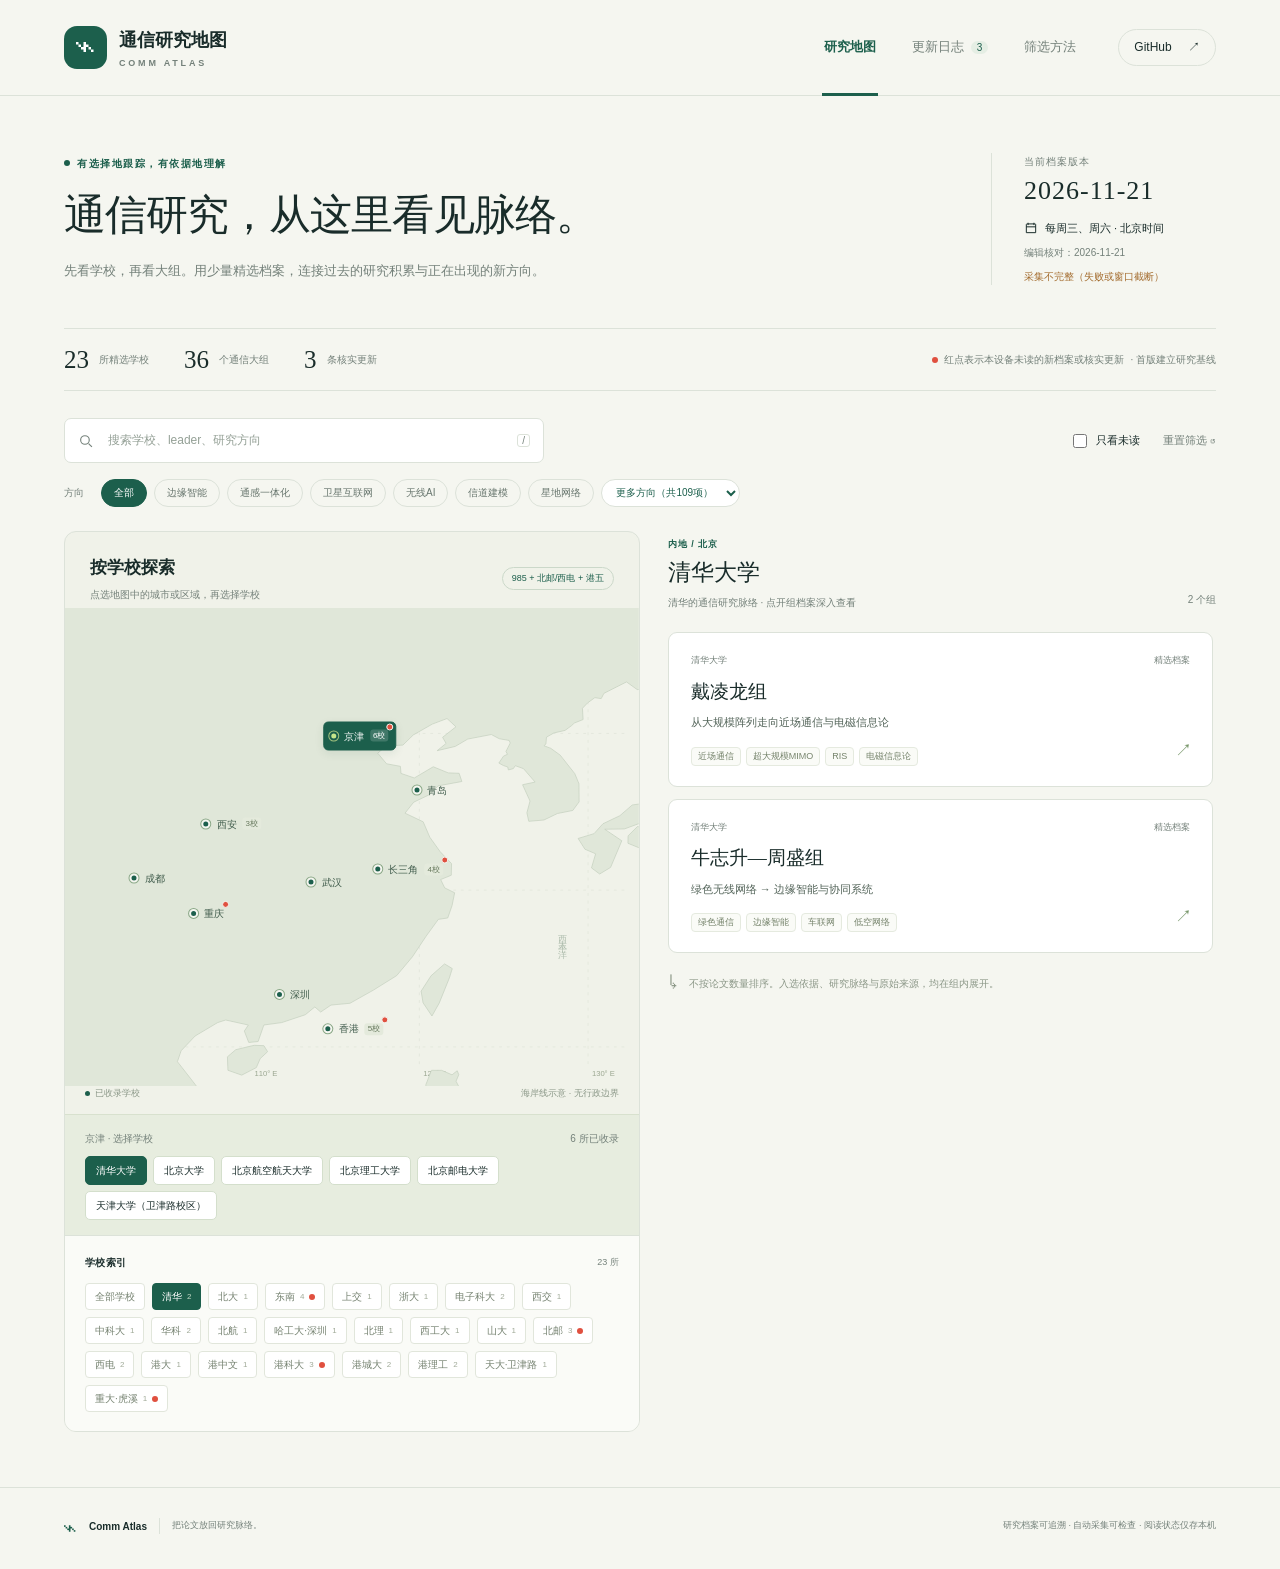
<file: index.html>
<!doctype html>
<html lang="zh-CN">
<head>
  <meta charset="utf-8">
  <meta name="viewport" content="width=device-width,initial-scale=1">
  <meta name="theme-color" content="#f4f5ef">
  <meta name="description" content="精选985、北邮、西电与香港五所大学的通信研究大组，按学校地图浏览研究主线与核实更新。">
  <title>通信研究地图 · Comm Atlas</title>
  <link rel="stylesheet" href="styles.css">
  <script src="app.js" defer></script>
</head>
<body>
<a class="skip-link" href="#workspace">跳到研究地图</a>
<header class="topbar">
  <a class="brand" href="./" aria-label="通信研究地图首页"><span class="brand-symbol" aria-hidden="true">⌁</span><span>通信研究地图<small>COMM ATLAS</small></span></a>
  <nav class="topnav" aria-label="主导航"><button class="nav-item active" data-view="atlas" type="button">研究地图</button><button class="nav-item" data-view="changes" type="button">更新日志 <span id="change-count"></span></button><button class="nav-item" data-view="method" type="button">筛选方法</button></nav>
  <a class="github-link" id="github-link" href="https://github.com/hongjinrui/To-Know-Communication-Groups" target="_blank" rel="noopener noreferrer" aria-label="打开 GitHub 项目">GitHub <span aria-hidden="true">↗</span></a>
</header>
<main>
  <section class="hero" aria-labelledby="page-title">
    <div class="hero-main"><p class="eyebrow"><span class="live-marker"></span> 有选择地跟踪，有依据地理解</p><h1 id="page-title">通信研究，<br class="mobile-break">从这里看见脉络。</h1><p class="hero-description">先看学校，再看大组。用少量精选档案，连接过去的研究积累与正在出现的新方向。</p></div>
    <div class="hero-aside"><div class="edition-label">当前档案版本</div><div id="edition" class="edition-date">正在读取</div><div class="schedule"><svg width="14" height="14" viewBox="0 0 24 24" fill="none" aria-hidden="true"><path d="M7 3v4M17 3v4M4 10h16M5 5h14a1 1 0 0 1 1 1v14H4V6a1 1 0 0 1 1-1Z" stroke="currentColor" stroke-width="1.7"/></svg> 每周三、周六 · 北京时间</div><div id="editorial-status" class="collection-status"></div><div id="collection-status" class="collection-status">核实档案与自动采集分别标记</div></div>
  </section>
  <div class="overview-strip" aria-label="档案规模"><div><strong id="school-total">—</strong><span>所精选学校</span></div><div><strong id="group-total">—</strong><span>个通信大组</span></div><div><strong id="verified-total">—</strong><span>条核实更新</span></div><p><span class="small-dot" aria-hidden="true"></span> 红点表示本设备未读的新档案或核实更新<span class="mobile-hide"> · 首版建立研究基线</span></p></div>
  <section id="atlas-view" class="view active" aria-label="研究地图">
    <div class="toolbar"><label class="search-field"><svg width="18" height="18" viewBox="0 0 24 24" fill="none" aria-hidden="true"><circle cx="10.5" cy="10.5" r="6.5" stroke="currentColor" stroke-width="1.7"/><path d="m16 16 5 5" stroke="currentColor" stroke-width="1.7"/></svg><input id="search" type="search" autocomplete="off" placeholder="搜索学校、leader、研究方向" aria-label="搜索学校、组负责人或研究方向"><kbd aria-hidden="true">/</kbd></label><label class="unread-filter"><input id="unread-only" type="checkbox"><span>只看未读</span></label><button id="reset-filters" class="text-button" type="button">重置筛选 ↺</button></div>
    <div class="topic-toolbar"><span class="filter-label">方向</span><div id="topic-filters" class="topic-filters" aria-label="按研究方向筛选"></div></div>
    <div id="workspace" class="workspace" tabindex="-1">
      <section class="map-panel" aria-labelledby="map-title"><div class="panel-heading"><div><h2 id="map-title">按学校探索</h2><p>点选地图中的城市或区域，再选择学校</p></div><span class="scope-badge">985 + 北邮/西电 + 港五</span></div><div id="map" class="map" aria-label="学校地理位置示意图"><div class="map-loading">正在绘制学校地图…</div></div><div class="map-footer"><span><i class="map-legend-dot"></i> 已收录学校</span><span>海岸线示意 · 无行政边界</span></div><div id="city-schools" class="city-schools" aria-live="polite"></div><div class="school-explorer"><div class="mini-heading"><h3>学校索引</h3><span id="school-visible-count"></span></div><div id="school-index" class="school-index"></div></div></section>
      <section class="groups-panel" aria-labelledby="groups-title"><div class="groups-heading"><div><p id="selected-school-overline" class="eyebrow">精选研究档案</p><h2 id="groups-title">从一个学校开始</h2><p id="groups-subtitle">选择学校，查看该校值得长期跟踪的大组。</p></div><span id="visible-groups" class="count-label"></span></div><div id="group-list" class="group-list" aria-live="polite"></div><div class="editor-note"><span aria-hidden="true">↳</span><p>不按论文数量排序。入选依据、研究脉络与原始来源，均在组内展开。</p></div></section>
    </div>
  </section>
  <section id="changes-view" class="view reading-view" aria-labelledby="changes-title" hidden><div class="section-intro"><p class="eyebrow">RESEARCH LOG</p><h2 id="changes-title">只看值得关注的变化</h2><p>已核实更新进入组日志并点亮红点。arXiv 自动采集的论文先进入候选池，尚不代表方向发生变化。</p></div><p id="pipeline-status" class="pipeline-status"></p><div id="updates-feed"></div><details class="candidate-section"><summary><span>arXiv 待核实候选</span><span id="candidate-count">0 篇</span></summary><p class="muted">仅命中作者及通信相关关键词。归属、贡献与研究方向仍需结合论文和组官网复核，不计为核实更新。</p><div id="candidate-list"></div></details></section>
  <section id="method-view" class="view reading-view" aria-labelledby="method-title" hidden><div class="section-intro"><p class="eyebrow">EDITORIAL PRINCIPLES</p><h2 id="method-title">少而准，比全而杂更有用。</h2><p>这是一个有取舍、可纠正的研究观察名单，不是学者排名，也不是对未收录团队的评价。</p></div><div class="method-grid"><article class="method-card"><span>01 / 范围</span><h3>先守住学科与学校边界</h3><p>以通信工程为主线，关注无线通信、网络、信息理论及相关信号处理。境内以985为范围，并补充北京邮电大学、西安电子科技大学；香港限港大、港中文、港科大、港城大、港理工。其他学校与境外地区暂不纳入。</p></article><article class="method-card"><span>02 / 入选</span><h3>看积累与团队，而非发文量</h3><p>交叉查看持续的研究主线、稳定团队或实验室、代表性贡献和同行认可。个人荣誉只是证据之一；不因单篇热点论文或论文数量直接入选。</p></article><article class="method-card"><span>03 / 归纳</span><h3>明确区分事实与跟踪问题</h3><p>“过去积累”和“当前方向”由公开来源支持。“下一步看什么”是编辑提出的观察问题，不代表团队已公布的未来计划。每个档案保留可回溯的原始链接。</p></article><article class="method-card"><span>04 / 更新</span><h3>先采集，再核实，最后归纳</h3><p>每周三、周六检索arXiv候选。作者重名、归属不明和仅更新版本的论文不能直接变成方向结论；核实后才进入研究日志并产生红点。</p></article><article class="method-card"><span>05 / 阅读</span><h3>让变化先被看见</h3><p>本轮更新标签比较档案发布版本；红点表示这台设备尚未读过的新档案或核实更新。打开组档案即可标为已读。阅读状态仅保存在当前浏览器。</p></article><article class="method-card"><span>06 / 边界</span><h3>保留不确定性与空白</h3><p>首版是精选基线，不声称穷尽全部符合条件的大组。未收录学校不等于没有好团队。合作论文不等于同一团队，预印本也不等于已通过同行评审。</p></article></div><div class="map-credit">地图海岸线：Natural Earth，1:110m land，公有领域。地图仅用于研究机构的位置示意，不表示行政边界。<a href="data/coverage.json" target="_blank" rel="noopener noreferrer">查看46所学校的范围盘点 ↗</a><a href="https://www.naturalearthdata.com/about/terms-of-use/" target="_blank" rel="noopener noreferrer">数据说明 ↗</a><a href="https://www.openstreetmap.org/way/48165383" target="_blank" rel="noopener noreferrer">天大校区点位：© OpenStreetMap contributors ↗</a><a href="https://www.openstreetmap.org/way/239537195" target="_blank" rel="noopener noreferrer">重大校区点位：© OpenStreetMap contributors ↗</a></div></section>
  <div id="load-error" class="error-state" hidden><h2>研究档案暂时未能读取</h2><p>请刷新页面，或通过 GitHub 项目查看数据文件。</p><button type="button" id="retry-load">重新读取</button></div>
</main>
<footer class="footer"><div><span class="footer-mark">⌁</span><strong>Comm Atlas</strong><span>把论文放回研究脉络。</span></div><p>研究档案可追溯 · 自动采集可检查 · 阅读状态仅存本机</p></footer>
<dialog id="group-dialog" class="group-dialog" aria-labelledby="detail-title"><button type="button" id="close-dialog" class="close-dialog" aria-label="关闭研究档案">×</button><div id="group-detail"></div></dialog>
<div id="toast" role="status" aria-live="polite"></div>
</body>
</html>
</file>
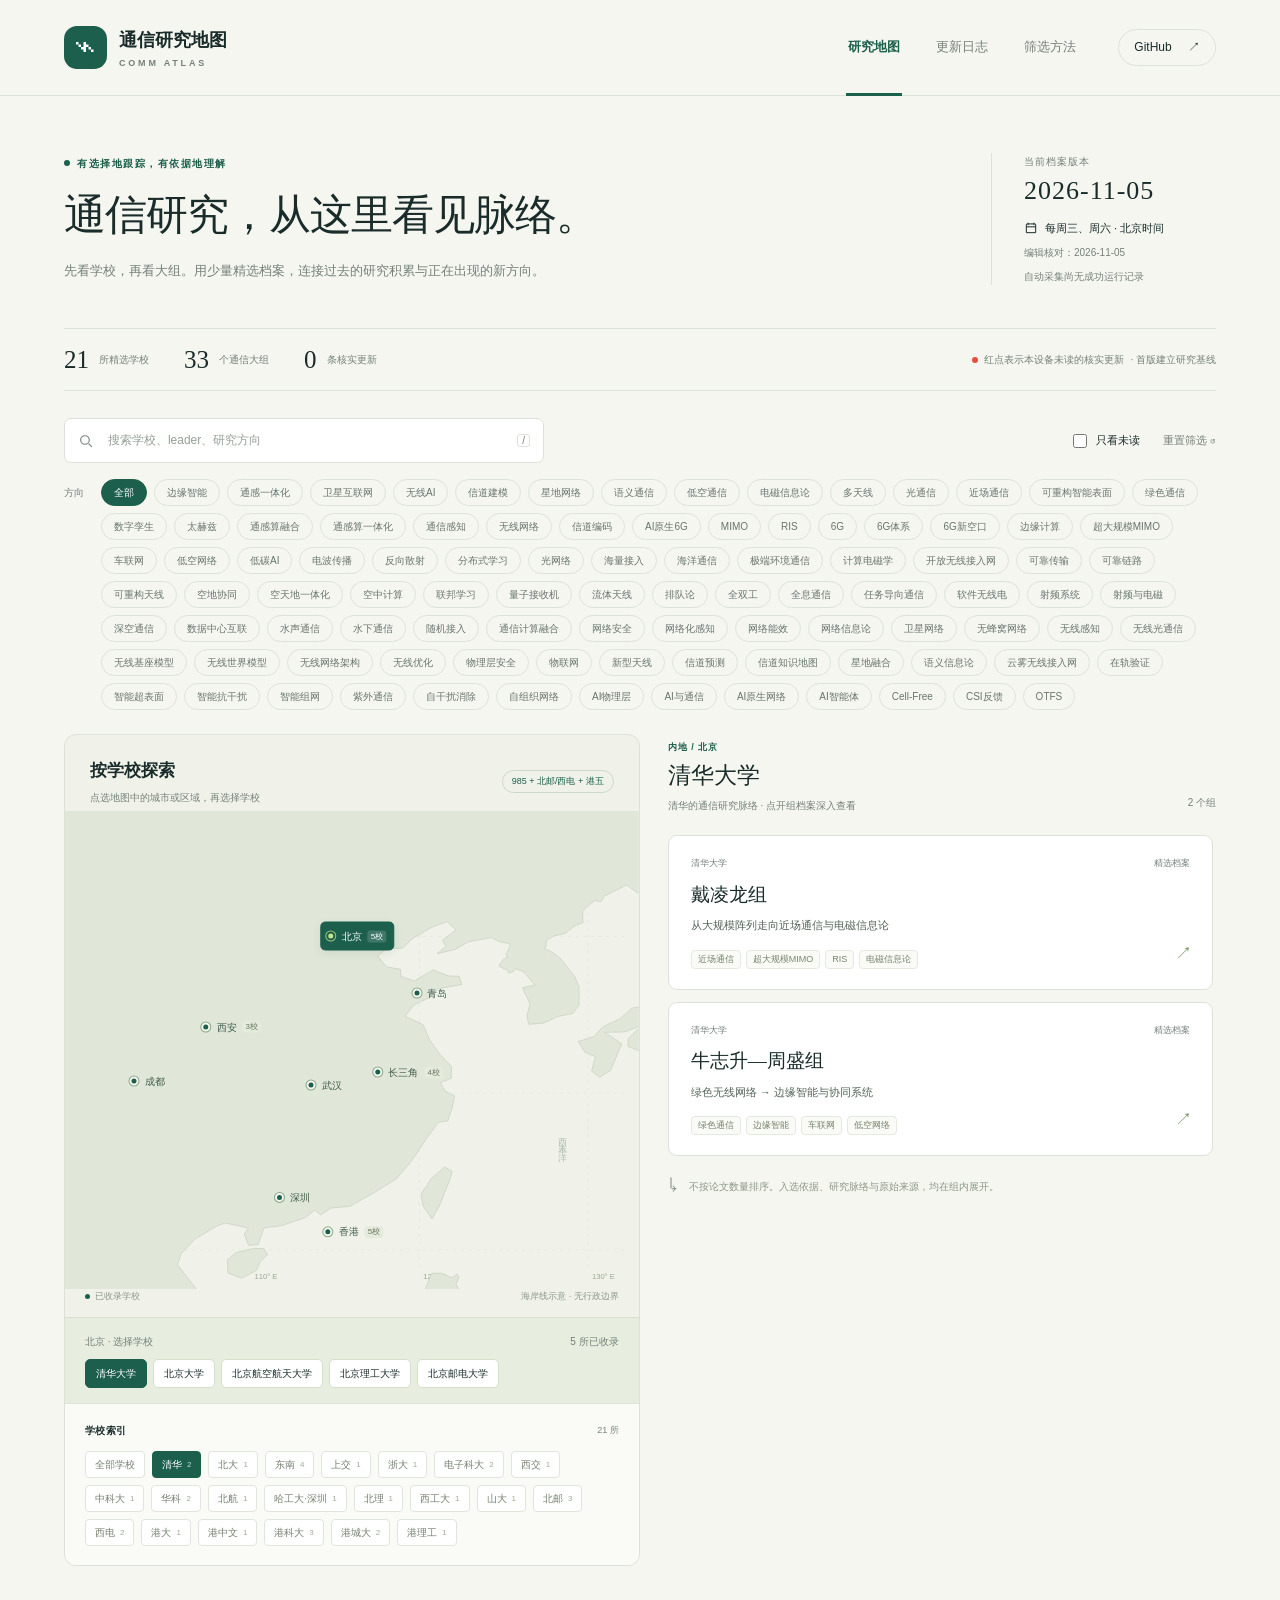
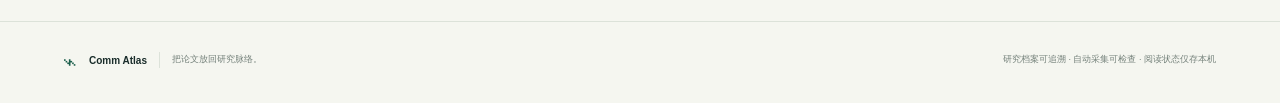
<file: offline.html>
<!doctype html>
<html lang="zh-CN">
<head>
  <meta charset="utf-8">
  <meta name="viewport" content="width=device-width,initial-scale=1">
  <meta name="theme-color" content="#f4f5ef">
  <meta name="description" content="精选985、北邮、西电与香港五所大学的通信研究大组，按学校地图浏览研究主线与核实更新。">
  <title>通信研究地图 · Comm Atlas</title>
  <style>
:root{--bg:#f5f6f0;--paper:#fff;--ink:#192c2a;--muted:#74817a;--line:#dce2d9;--green:#1c5f4c;--green-light:#e5eee4;--lime:#c5e58b;--red:#e0503f;--amber:#97651f;--serif:Georgia,'Songti SC','Noto Serif CJK SC',serif;--sans:Inter,-apple-system,BlinkMacSystemFont,'Segoe UI','PingFang SC','Microsoft YaHei',sans-serif}*{box-sizing:border-box}body{margin:0;background:var(--bg);color:var(--ink);font:14px/1.7 var(--sans)}button,input{font:inherit}button,a,input,summary{touch-action:manipulation}button{cursor:pointer}a{color:var(--green);text-decoration:none}a:hover{text-decoration:underline}button{color:inherit}button:focus-visible,a:focus-visible,input:focus-visible,summary:focus-visible{outline:3px solid #9dbc73;outline-offset:4px}button:disabled{cursor:default}button{border:0;background:none}input{min-width:0}.skip-link{position:fixed;top:-80px;left:20px;z-index:100;background:var(--green);color:#fff;padding:12px}.skip-link:focus{top:8px}.topbar{height:96px;max-width:1440px;margin:auto;padding:0 5%;display:flex;align-items:center;gap:40px;border-bottom:1px solid var(--line)}.brand{display:flex;align-items:center;gap:12px;font-size:18px;color:var(--ink);font-weight:650;white-space:nowrap}.brand:hover{text-decoration:none}.brand small{display:block;color:var(--muted);font-size:9px;letter-spacing:2.8px;line-height:1.6}.brand-symbol{display:flex;align-items:center;justify-content:center;color:#fff;background:var(--green);height:43px;width:43px;border-radius:13px;font-size:40px;font-weight:400;line-height:1;padding-bottom:8px}.topnav{display:flex;align-self:stretch;align-items:stretch;margin-left:auto;gap:32px}.nav-item{font-size:13px;color:var(--muted);position:relative;padding:0 2px}.nav-item.active{color:var(--green);font-weight:650}.nav-item.active:after{content:'';position:absolute;bottom:-1px;height:3px;left:0;right:0;background:var(--green)}#change-count:not(:empty){background:var(--green-light);color:var(--green);padding:1px 6px;border-radius:10px;font-size:10px;margin-left:3px}.github-link{font-size:12px;padding:7px 15px;border:1px solid var(--line);border-radius:99px;color:var(--ink)}.github-link span{margin-left:13px}main{max-width:1440px;margin:auto;padding:0 5%}.hero{display:flex;justify-content:space-between;gap:40px;padding:57px 0 43px;align-items:center}.eyebrow{font-size:10px;text-transform:uppercase;letter-spacing:1.5px;color:var(--green);font-weight:650;margin:0 0 15px;display:flex;align-items:center;gap:7px}.live-marker{display:inline-block;width:6px;height:6px;border-radius:50%;background:var(--green)}h1,h2,h3,p{margin-top:0}h1{font-family:var(--serif);font-weight:500;font-size:42px;letter-spacing:-1px;line-height:1.35;margin:0 0 16px}.hero-description{font-size:13px;line-height:1.9;color:var(--muted);margin:0;max-width:580px}.hero-aside{min-width:225px;border-left:1px solid var(--line);padding-left:32px}.edition-label{font-size:10px;color:var(--muted);letter-spacing:1px;margin-bottom:4px}.edition-date{font-family:var(--serif);font-size:26px;line-height:1.3;letter-spacing:1px;margin-bottom:11px}.schedule{font-size:11px;display:flex;align-items:center;gap:7px}.collection-status{font-size:10px;color:var(--muted);margin-top:7px;max-width:240px}.collection-status.error{color:#a36b2d}.mobile-break{display:none}.overview-strip{display:flex;gap:35px;border-top:1px solid var(--line);border-bottom:1px solid var(--line);padding:18px 0;align-items:center}.overview-strip>div{display:flex;align-items:center;gap:10px}.overview-strip strong{font-size:25px;line-height:1;font-weight:500;font-family:var(--serif)}.overview-strip span{font-size:10px;color:var(--muted)}.overview-strip p{margin:0 0 0 auto;font-size:10px;color:var(--muted);display:flex;align-items:center;gap:6px}.small-dot{height:6px;width:6px;border-radius:50%;background:var(--red);display:inline-block;flex-shrink:0}.toolbar{display:flex;align-items:center;padding:27px 0 16px;gap:23px}.search-field{display:flex;align-items:center;gap:12px;background:#fff;border:1px solid var(--line);border-radius:7px;padding:10px 13px;width:480px;color:var(--muted)}.search-field:focus-within{border-color:var(--green)}.search-field input{border:0;outline:0!important;background:none;width:100%;font-size:12px;color:var(--ink)}.search-field input::placeholder{color:#94a096}.search-field kbd{font:10px var(--sans);border:1px solid var(--line);border-radius:3px;padding:0 4px}.unread-filter{margin-left:auto;display:flex;align-items:center;gap:6px;font-size:11px;cursor:pointer;white-space:nowrap}.unread-filter input{accent-color:var(--green);height:14px;width:14px}.text-button{font-size:11px;color:var(--muted);padding:6px 0;white-space:nowrap}.text-button:hover{color:var(--green)}.topic-toolbar{display:flex;align-items:flex-start;gap:17px;padding:0 0 24px}.filter-label{font-size:10px;color:var(--muted);padding-top:5px;white-space:nowrap}.topic-filters{display:flex;gap:7px;flex-wrap:wrap}.topic-chip{font-size:10px;color:#68766e;padding:3px 12px;border:1px solid var(--line);border-radius:99px;line-height:1.9;background:transparent;transition:background .15s,color .15s}.topic-chip:hover{background:#edf0e8}.topic-chip.active{background:var(--green);border-color:var(--green);color:#fff}.workspace{display:grid;grid-template-columns:1.05fr 1fr;gap:28px;outline:none}.map-panel{border:1px solid var(--line);border-radius:12px;background:#f0f2e9;overflow:hidden;align-self:start}.panel-heading{padding:22px 25px 5px;display:flex;align-items:center;justify-content:space-between}.panel-heading h2{font-size:17px;margin:0 0 3px;font-weight:600}.panel-heading p{font-size:10px;margin:0;color:var(--muted)}.scope-badge{font-size:9px;color:var(--green);border:1px solid #cbd8c9;border-radius:99px;padding:3px 9px;white-space:nowrap}.map{position:relative;width:100%;aspect-ratio:1.2;isolation:isolate}.map-svg{width:100%;height:100%;display:block}.land{fill:#e0e7d9;stroke:#c4d0bf;stroke-width:.7;vector-effect:non-scaling-stroke}.grid-line{stroke:#dfe4d9;stroke-width:.7;stroke-dasharray:3 5}.map-coordinate{font-size:8px;fill:#9ba791;font-family:var(--sans)}.map-pin{position:absolute;transform:translate(-50%,-50%);display:flex;align-items:center;gap:6px;padding:5px 7px 5px 5px;border:1px solid transparent;border-radius:5px;font-size:10px;white-space:nowrap;z-index:2;transition:background .2s,opacity .2s;color:#405c4c}.map-pin i{display:block;width:9px;height:9px;border:2px solid var(--bg);border-radius:50%;background:var(--green);box-shadow:0 0 0 1px #8aa887;flex-shrink:0}.map-pin b{font-weight:550}.map-pin small{font-size:8px;background:#e4eadc;color:#67795d;border-radius:3px;padding:0 3px;line-height:1.5}.map-pin:hover,.map-pin.active{background:var(--green);border-color:var(--green);color:#fff;z-index:3;box-shadow:0 3px 10px #16432f16}.map-pin.active i,.map-pin:hover i{background:var(--lime);border-color:var(--green);box-shadow:0 0 0 1px #a1c17d}.map-pin.active small,.map-pin:hover small{background:#ffffff28;color:#fff}.map-pin.muted{opacity:.24}.map-pin.unread:after{content:'';width:5px;height:5px;background:var(--red);border:1px solid var(--bg);position:absolute;right:2px;top:1px;border-radius:50%}.map-water-label{position:absolute;font-size:9px;letter-spacing:5px;color:#aebdad;right:12%;top:67%;z-index:-1;writing-mode:vertical-rl}.map-loading{position:absolute;inset:0;display:grid;place-content:center;color:var(--muted);font-size:12px}.map-footer{padding:0 20px 13px;display:flex;justify-content:space-between;gap:10px;color:#8b9888;font-size:9px}.map-footer>span:first-child{display:flex;align-items:center;gap:5px}.map-legend-dot{display:inline-block;width:5px;height:5px;background:var(--green);border-radius:50%}.city-schools:empty{display:none}.city-schools{background:#e7eddf;padding:15px 20px;border-top:1px solid #d8e1ce}.city-label{font-size:10px;color:var(--muted);margin-bottom:9px;display:flex;justify-content:space-between}.city-school-buttons{display:flex;flex-wrap:wrap;gap:6px}.city-school-buttons button{padding:5px 10px;background:#fff;border:1px solid #d4dfcc;border-radius:5px;font-size:10px}.city-school-buttons button.active{background:var(--green);color:white;border-color:var(--green)}.school-explorer{padding:18px 20px 19px;background:#fafbf7;border-top:1px solid var(--line)}.mini-heading{display:flex;justify-content:space-between;align-items:center;margin-bottom:12px}.mini-heading h3{font-size:10px;font-weight:600;letter-spacing:.3px;margin:0}.mini-heading span{font-size:9px;color:var(--muted)}.school-index{display:flex;flex-wrap:wrap;gap:7px}.school-index button{font-size:10px;color:#74816f;border:1px solid #e1e6db;border-radius:4px;padding:4px 9px;background:var(--paper);display:flex;align-items:center;gap:5px}.school-index button.active{background:var(--green);color:#fff;border-color:var(--green)}.school-index button:hover{border-color:#86a17d}.school-index button small{font-size:8px;color:#a0aa98}.school-index button.active small{color:#c6dcc8}.groups-panel{min-width:0}.groups-heading{display:flex;align-items:flex-end;justify-content:space-between;gap:10px;padding:6px 0 21px}.groups-heading .eyebrow{font-size:9px;letter-spacing:1px;margin-bottom:5px}.groups-heading h2{font-size:23px;font-weight:500;font-family:var(--serif);margin:0 0 5px;line-height:1.4}.groups-heading p:last-child{font-size:10px;color:var(--muted);margin:0}.count-label{font-size:10px;color:var(--muted);white-space:nowrap;padding-bottom:3px}.group-list{display:flex;flex-direction:column;gap:12px;max-height:810px;overflow:auto;padding:0 3px 3px 0;scrollbar-width:thin;scrollbar-color:#bfcbbb transparent}.group-card{background:var(--paper);border:1px solid var(--line);border-radius:9px;text-align:left;display:block;width:100%;padding:20px 22px;transition:border-color .16s,box-shadow .16s,transform .16s;position:relative}.group-card:hover{border-color:#9fb797;box-shadow:0 4px 18px #223d2410;transform:translateY(-1px)}.group-card .card-overline{display:flex;justify-content:space-between;align-items:center;color:var(--muted);font-size:9px;margin-bottom:9px}.group-card h3{font-size:19px;font-family:var(--serif);font-weight:500;line-height:1.5;margin:0 0 6px;display:flex;align-items:center;gap:7px}.group-card h3 .small-dot{width:6px;height:6px;align-self:flex-start;margin-top:8px}.group-card .tagline{font-size:11px;color:#536459;line-height:1.85;margin:0 0 14px;padding-right:12px}.group-card .tags{display:flex;gap:5px;flex-wrap:wrap;padding-right:20px}.tag{font-size:9px;color:#75836b;border:1px solid #e5eadf;background:#fafbf7;border-radius:4px;padding:1px 6px;display:inline-block}.card-arrow{position:absolute;right:20px;bottom:20px;font-size:17px;color:#779669}.edition-badge{font-size:8px;background:#f4eddc;color:var(--amber);border:1px solid #e9ddbe;padding:0 6px;border-radius:3px}.editor-note{display:flex;gap:11px;align-items:flex-start;margin-top:19px;color:#8b9787;font-size:10px}.editor-note>span{font-size:19px;line-height:1}.editor-note p{margin:0}.empty-state{padding:50px 30px;border:1px dashed var(--line);border-radius:9px;text-align:center;color:var(--muted);background:#ffffff60;font-size:12px}.empty-state>span{display:block;font-size:27px;color:#b0bea5;margin-bottom:8px}.empty-state h3{font-size:15px;font-weight:500;color:#4c6555;margin:0 0 7px}.empty-state p{font-size:11px;margin:0;line-height:1.9}.view[hidden]{display:none!important}.reading-view{max-width:1000px;margin:0 auto;padding:45px 0 10px}.section-intro{max-width:660px;margin-bottom:30px}.section-intro h2{font-family:var(--serif);font-size:29px;font-weight:500;margin-bottom:13px;line-height:1.5}.section-intro>p:last-child{font-size:12px;line-height:1.95;color:var(--muted)}.method-grid{display:grid;grid-template-columns:1fr 1fr;gap:20px}.method-card{border:1px solid var(--line);background:#fff;padding:24px 27px;border-radius:9px}.method-card>span{font-size:9px;color:#8ca17b;letter-spacing:1px}.method-card h3{font-size:16px;margin:10px 0;font-weight:550}.method-card p{font-size:11px;color:var(--muted);line-height:2;margin:0}.map-credit{font-size:10px;color:#8a9784;margin-top:25px;line-height:1.9}.map-credit a{margin-left:6px}.log-entry{position:relative;border-left:1px solid #d6e0cf;padding:0 0 27px 27px;margin-left:5px}.log-entry:before{content:'';height:7px;width:7px;position:absolute;background:var(--green);border:3px solid var(--bg);box-shadow:0 0 0 1px #bed0b2;border-radius:50%;left:-7px;top:4px}.log-date{font-size:10px;color:#8a9b7d;letter-spacing:.5px}.log-entry h3{font-size:16px;margin:4px 0 7px;font-weight:550}.log-entry p{font-size:12px;color:#6e7f70;line-height:1.95;margin:0}.log-group-link{font-size:10px;color:var(--green);padding:0;text-decoration:underline;margin-bottom:8px;text-underline-offset:3px}.log-type{font-size:8px;background:var(--green-light);color:var(--green);padding:2px 6px;border-radius:3px;margin-left:7px;vertical-align:middle}.candidate-section{margin-top:30px;border:1px solid var(--line);border-radius:9px;background:#ffffff70;padding:0 23px}.candidate-section>summary{padding:18px 0;cursor:pointer;font-size:12px;display:flex;justify-content:space-between;gap:15px}.candidate-section>summary:before{content:'+';margin-right:8px;color:var(--muted)}.candidate-section[open]>summary:before{content:'−'}.candidate-section>summary>span:first-child{margin-right:auto}.candidate-section>summary>span:last-child{font-size:10px;color:var(--muted)}.candidate-section .muted{font-size:11px;color:var(--muted);line-height:1.9}.candidate-card{padding:16px 0;border-top:1px solid var(--line)}.candidate-card h4{font-size:12px;line-height:1.7;font-weight:550;margin:0 0 7px}.candidate-card p{font-size:10px;color:var(--muted);margin:0}.candidate-card a{font-size:10px;display:inline-block;margin-top:5px}.error-state{padding:50px;text-align:center;background:#fff3e4;border:1px solid #e7ccab;border-radius:10px;margin:25px 0}.error-state h2{font-size:18px}.error-state p{color:var(--muted);font-size:12px}.error-state button{border:1px solid var(--line);padding:6px 15px;border-radius:4px;background:#fff}.footer{max-width:1440px;margin:55px auto 0;padding:25px 5% 30px;border-top:1px solid var(--line);display:flex;align-items:center;justify-content:space-between;gap:20px}.footer>div{display:flex;align-items:center;gap:12px;font-size:10px}.footer-mark{color:var(--green);font-size:26px;line-height:1}.footer strong{font-weight:550}.footer>div>span:last-child{color:var(--muted);font-size:9px;border-left:1px solid var(--line);padding-left:12px}.footer p{font-size:9px;color:var(--muted);margin:0}.group-dialog{width:min(760px,calc(100% - 30px));max-height:90vh;border:1px solid #dce2d9;border-radius:15px;padding:0;color:var(--ink);background:#fafbf7;box-shadow:0 20px 100px #0d281d40}.group-dialog::backdrop{background:#132e255f;backdrop-filter:blur(3px)}.close-dialog{position:sticky;left:calc(100% - 45px);top:15px;z-index:5;display:block;margin-bottom:-45px;height:31px;width:31px;font-size:24px;line-height:24px;border:1px solid var(--line);border-radius:50%;background:#fafbf7;color:#687d6b}.close-dialog:hover{background:var(--green);color:#fff}.detail-header{padding:35px 38px 27px;background:#eef2e6;border-bottom:1px solid var(--line)}.detail-header .eyebrow{padding-right:35px;font-size:10px;margin-bottom:13px}.detail-header h2{font-family:var(--serif);font-size:32px;font-weight:500;margin:0 0 7px;line-height:1.5}.detail-tagline{font-size:13px;color:#4f6755;line-height:1.9;margin:0 0 14px}.detail-leaders{font-size:10px;color:var(--muted);margin:12px 0 0}.detail-leaders strong{color:#4d6653;font-weight:500}.detail-body{padding:27px 38px 34px}.detail-summary{font-size:12px;line-height:2;color:#5c725e;border-left:3px solid #9cb888;padding-left:16px;margin-bottom:26px}.detail-section{margin-bottom:26px}.detail-section h3{font-size:11px;font-weight:650;letter-spacing:.6px;margin:0 0 10px;display:flex;align-items:center;gap:9px}.detail-section h3>span{font-size:9px;color:#7a9972;letter-spacing:1px;font-weight:400}.detail-section p{font-size:12px;line-height:2.05;color:#5c705e;margin-bottom:0;white-space:pre-line}.next-question{background:#f0f3e9;border:1px solid #dce5d4;border-radius:7px;padding:16px 18px}.next-question>p.note{font-size:9px;color:#8a9a81;margin-top:8px}.detail-collapsible{border-top:1px solid var(--line);margin-top:18px}.detail-collapsible summary{cursor:pointer;padding:16px 0;font-size:12px;color:#3d5e47;font-weight:550}.detail-collapsible summary small{font-size:9px;color:var(--muted);font-weight:400;margin-left:8px}.detail-collapsible .log-entry{margin-top:7px;padding-bottom:20px}.detail-collapsible .log-entry h3{font-size:13px}.detail-collapsible .log-entry p{font-size:11px}.source-list{list-style:none;padding:0;margin:0 0 8px}.source-list li{padding:11px 0;border-top:1px solid #e5e9df}.source-list a{font-size:11px;line-height:1.7;display:block}.source-list p{font-size:10px;color:var(--muted);margin:4px 0 0;line-height:1.8}.paper-list a{font-size:11px}.confidence-note{font-size:10px;line-height:1.9;color:var(--muted);background:#eff2e9;padding:12px 15px;border-radius:5px;margin-top:18px}.baseline-note{font-size:11px;color:var(--muted);background:#f0f3e9;padding:16px 18px;border-radius:7px;line-height:1.9}.detail-tags{display:flex;gap:6px;flex-wrap:wrap}.detail-tags .tag{background:#ffffff80;border-color:#d9e2cf;font-size:9px}#toast{position:fixed;bottom:25px;left:50%;transform:translate(-50%,15px);background:var(--green);color:#fff;padding:10px 18px;border-radius:7px;font-size:11px;box-shadow:0 4px 20px #173e2f20;opacity:0;pointer-events:none;transition:opacity .2s,transform .2s;z-index:100}#toast.show{opacity:1;transform:translate(-50%,0)}@media(min-width:1500px){.map{aspect-ratio:1.12}}@media(max-width:1050px){.topbar{gap:25px}.topnav{gap:20px}.overview-strip{gap:20px}.overview-strip p .mobile-hide{display:none}.workspace{gap:20px;grid-template-columns:1fr 1fr}.panel-heading{padding:19px 18px 5px}.scope-badge{font-size:8px}.map{aspect-ratio:.98}.map-pin{font-size:9px;gap:3px;padding:3px}.map-pin i{height:7px;width:7px}.group-card{padding:17px 18px}.group-card h3{font-size:17px}.hero{padding-top:45px}h1{font-size:36px}.hero-description{max-width:470px}.hero-aside{padding-left:24px;min-width:210px}.overview-strip strong{font-size:23px}.overview-strip span{font-size:9px}.overview-strip p{font-size:9px}.school-index button{font-size:9px}.footer{margin-top:40px}}@media(max-width:760px){.topbar{height:77px;padding:0 5%;gap:20px;flex-wrap:wrap;position:relative;margin-bottom:43px}.brand{font-size:16px}.brand-symbol{height:36px;width:36px;font-size:34px;border-radius:11px}.brand small{font-size:8px;letter-spacing:2px}.github-link{margin-left:auto;font-size:10px;padding:5px 11px}.topnav{position:absolute;height:44px;top:76px;left:5%;right:5%;gap:28px;margin:0;border-bottom:1px solid var(--line)}.nav-item{font-size:11px}.hero{padding:30px 0;gap:20px;align-items:flex-start}.hero .eyebrow{font-size:8px;letter-spacing:.8px;margin-bottom:12px}h1{font-size:31px;letter-spacing:-.6px;margin-bottom:12px}.hero-description{font-size:11px;line-height:1.9;max-width:430px}.hero-aside{display:none}.overview-strip{gap:22px;flex-wrap:wrap;padding:16px 0 13px;row-gap:14px}.overview-strip>div{gap:7px}.overview-strip strong{font-size:22px}.overview-strip p{width:100%;margin:0;font-size:9px}.overview-strip span{font-size:9px}.toolbar{padding:22px 0 14px;gap:15px;flex-wrap:wrap}.search-field{width:100%;padding:9px 12px;order:0}.search-field input{font-size:12px}.unread-filter{margin-left:0;order:1;font-size:10px}.text-button{order:2;margin-left:auto;font-size:10px}.topic-toolbar{padding-bottom:21px;gap:13px}.topic-chip{font-size:9px;padding:2px 10px}.filter-label{font-size:9px;padding-top:4px}.topic-filters{gap:6px}.workspace{display:flex;flex-direction:column;gap:25px}.map-panel{width:100%}.map{aspect-ratio:1.3}.map-pin{font-size:10px;padding:4px 6px;gap:5px}.map-pin i{height:8px;width:8px}.panel-heading{padding:19px 20px 2px}.panel-heading h2{font-size:16px}.panel-heading p{font-size:9px}.scope-badge{font-size:8px}.map-footer{font-size:8px}.school-explorer{padding:15px 18px}.school-index{gap:6px}.school-index button{font-size:9px;padding:4px 8px}.groups-heading{padding:0 0 16px}.groups-heading h2{font-size:24px}.group-list{max-height:none;overflow:visible;padding:0;gap:11px}.group-card{padding:19px 20px}.group-card h3{font-size:20px}.group-card .tagline{font-size:11px}.group-card .card-overline{font-size:9px}.editor-note{margin-top:17px}.footer{margin-top:35px;padding-top:22px;flex-wrap:wrap;gap:10px}.footer>div{font-size:10px;gap:10px}.footer p{width:100%;font-size:8px;margin-left:31px}.reading-view{padding-top:30px}.section-intro h2{font-size:25px}.section-intro>p:last-child{font-size:11px}.method-grid{grid-template-columns:1fr;gap:12px}.method-card{padding:20px 23px}.method-card h3{font-size:15px}.method-card p{font-size:11px}.candidate-section{padding:0 17px}.log-entry{padding-left:20px}.log-entry h3{font-size:14px}.log-entry p{font-size:11px}.detail-header{padding:30px 24px 23px}.detail-header h2{font-size:27px}.detail-tagline{font-size:12px}.detail-header .eyebrow{font-size:9px}.detail-body{padding:23px 24px 26px}.detail-summary{font-size:11px}.detail-section p{font-size:11px}.detail-section h3{font-size:10px}.detail-leaders{font-size:9px}.group-dialog{max-height:93vh}.detail-collapsible summary{font-size:11px}.confidence-note{font-size:9px}.baseline-note{font-size:10px}.next-question{padding:14px}.map-credit{font-size:9px}}@media(max-width:390px){.mobile-break{display:block}.hero-description{max-width:310px}.overview-strip{gap:14px}.overview-strip>div{gap:5px}.overview-strip strong{font-size:21px}.overview-strip span{font-size:8px}.map{aspect-ratio:1.07}.map-pin{font-size:9px}.topic-toolbar{gap:10px}.tag{font-size:8px}.scope-badge{display:none}}@media(prefers-reduced-motion:reduce){*{transition:none!important;scroll-behavior:auto!important}}
.pipeline-status{font-size:10px;line-height:1.9;color:var(--muted);border:1px solid var(--line);background:#edf2e5;border-radius:6px;padding:12px 15px;margin:0 0 28px}.log-sources{font-size:10px;line-height:1.9;margin-top:8px}.log-sources a{text-decoration:underline;text-underline-offset:3px}@media(max-width:1050px){.scope-badge{max-width:140px;white-space:normal;text-align:center;line-height:1.5}}@media(max-width:760px){.scope-badge{max-width:150px}.pipeline-status{font-size:9px}.map-pin b{font-size:9px}}
.pin-shenzhen{transform:translate(-100%,-90%)}.pin-hongkong{transform:translate(-5%,15%)}
</style>
  
</head>
<body>
<a class="skip-link" href="#workspace">跳到研究地图</a>
<header class="topbar">
  <a class="brand" href="./" aria-label="通信研究地图首页"><span class="brand-symbol" aria-hidden="true">⌁</span><span>通信研究地图<small>COMM ATLAS</small></span></a>
  <nav class="topnav" aria-label="主导航"><button class="nav-item active" data-view="atlas" type="button">研究地图</button><button class="nav-item" data-view="changes" type="button">更新日志 <span id="change-count"></span></button><button class="nav-item" data-view="method" type="button">筛选方法</button></nav>
  <a class="github-link" id="github-link" href="https://github.com/hongjinrui/To-Know-Communication-Groups" target="_blank" rel="noopener noreferrer" aria-label="打开 GitHub 项目">GitHub <span aria-hidden="true">↗</span></a>
</header>
<main>
  <section class="hero" aria-labelledby="page-title">
    <div class="hero-main"><p class="eyebrow"><span class="live-marker"></span> 有选择地跟踪，有依据地理解</p><h1 id="page-title">通信研究，<br class="mobile-break">从这里看见脉络。</h1><p class="hero-description">先看学校，再看大组。用少量精选档案，连接过去的研究积累与正在出现的新方向。</p></div>
    <div class="hero-aside"><div class="edition-label">当前档案版本</div><div id="edition" class="edition-date">正在读取</div><div class="schedule"><svg width="14" height="14" viewBox="0 0 24 24" fill="none" aria-hidden="true"><path d="M7 3v4M17 3v4M4 10h16M5 5h14a1 1 0 0 1 1 1v14H4V6a1 1 0 0 1 1-1Z" stroke="currentColor" stroke-width="1.7"/></svg> 每周三、周六 · 北京时间</div><div id="editorial-status" class="collection-status"></div><div id="collection-status" class="collection-status">核实档案与自动采集分别标记</div></div>
  </section>
  <div class="overview-strip" aria-label="档案规模"><div><strong id="school-total">—</strong><span>所精选学校</span></div><div><strong id="group-total">—</strong><span>个通信大组</span></div><div><strong id="verified-total">—</strong><span>条核实更新</span></div><p><span class="small-dot" aria-hidden="true"></span> 红点表示本设备未读的核实更新<span class="mobile-hide"> · 首版建立研究基线</span></p></div>
  <section id="atlas-view" class="view active" aria-label="研究地图">
    <div class="toolbar"><label class="search-field"><svg width="18" height="18" viewBox="0 0 24 24" fill="none" aria-hidden="true"><circle cx="10.5" cy="10.5" r="6.5" stroke="currentColor" stroke-width="1.7"/><path d="m16 16 5 5" stroke="currentColor" stroke-width="1.7"/></svg><input id="search" type="search" autocomplete="off" placeholder="搜索学校、leader、研究方向" aria-label="搜索学校、组负责人或研究方向"><kbd aria-hidden="true">/</kbd></label><label class="unread-filter"><input id="unread-only" type="checkbox"><span>只看未读</span></label><button id="reset-filters" class="text-button" type="button">重置筛选 ↺</button></div>
    <div class="topic-toolbar"><span class="filter-label">方向</span><div id="topic-filters" class="topic-filters" aria-label="按研究方向筛选"></div></div>
    <div id="workspace" class="workspace" tabindex="-1">
      <section class="map-panel" aria-labelledby="map-title"><div class="panel-heading"><div><h2 id="map-title">按学校探索</h2><p>点选地图中的城市或区域，再选择学校</p></div><span class="scope-badge">985 + 北邮/西电 + 港五</span></div><div id="map" class="map" aria-label="学校地理位置示意图"><div class="map-loading">正在绘制学校地图…</div></div><div class="map-footer"><span><i class="map-legend-dot"></i> 已收录学校</span><span>海岸线示意 · 无行政边界</span></div><div id="city-schools" class="city-schools" aria-live="polite"></div><div class="school-explorer"><div class="mini-heading"><h3>学校索引</h3><span id="school-visible-count"></span></div><div id="school-index" class="school-index"></div></div></section>
      <section class="groups-panel" aria-labelledby="groups-title"><div class="groups-heading"><div><p id="selected-school-overline" class="eyebrow">精选研究档案</p><h2 id="groups-title">从一个学校开始</h2><p id="groups-subtitle">选择学校，查看该校值得长期跟踪的大组。</p></div><span id="visible-groups" class="count-label"></span></div><div id="group-list" class="group-list" aria-live="polite"></div><div class="editor-note"><span aria-hidden="true">↳</span><p>不按论文数量排序。入选依据、研究脉络与原始来源，均在组内展开。</p></div></section>
    </div>
  </section>
  <section id="changes-view" class="view reading-view" aria-labelledby="changes-title" hidden><div class="section-intro"><p class="eyebrow">RESEARCH LOG</p><h2 id="changes-title">只看值得关注的变化</h2><p>已核实更新进入组日志并点亮红点。arXiv 自动采集的论文先进入候选池，尚不代表方向发生变化。</p></div><p id="pipeline-status" class="pipeline-status"></p><div id="updates-feed"></div><details class="candidate-section"><summary><span>arXiv 待核实候选</span><span id="candidate-count">0 篇</span></summary><p class="muted">仅命中作者及通信相关关键词。归属、贡献与研究方向仍需结合论文和组官网复核，不计为核实更新。</p><div id="candidate-list"></div></details></section>
  <section id="method-view" class="view reading-view" aria-labelledby="method-title" hidden><div class="section-intro"><p class="eyebrow">EDITORIAL PRINCIPLES</p><h2 id="method-title">少而准，比全而杂更有用。</h2><p>这是一个有取舍、可纠正的研究观察名单，不是学者排名，也不是对未收录团队的评价。</p></div><div class="method-grid"><article class="method-card"><span>01 / 范围</span><h3>先守住学科与学校边界</h3><p>以通信工程为主线，关注无线通信、网络、信息理论及相关信号处理。境内以985为范围，并补充北京邮电大学、西安电子科技大学；香港限港大、港中文、港科大、港城大、港理工。其他学校与境外地区暂不纳入。</p></article><article class="method-card"><span>02 / 入选</span><h3>看积累与团队，而非发文量</h3><p>交叉查看持续的研究主线、稳定团队或实验室、代表性贡献和同行认可。个人荣誉只是证据之一；不因单篇热点论文或论文数量直接入选。</p></article><article class="method-card"><span>03 / 归纳</span><h3>明确区分事实与跟踪问题</h3><p>“过去积累”和“当前方向”由公开来源支持。“下一步看什么”是编辑提出的观察问题，不代表团队已公布的未来计划。每个档案保留可回溯的原始链接。</p></article><article class="method-card"><span>04 / 更新</span><h3>先采集，再核实，最后归纳</h3><p>每周三、周六检索arXiv候选。作者重名、归属不明和仅更新版本的论文不能直接变成方向结论；核实后才进入研究日志并产生红点。</p></article><article class="method-card"><span>05 / 阅读</span><h3>让变化先被看见</h3><p>本轮更新标签比较档案发布版本；红点表示这台设备尚未读过的核实更新。打开组档案即可标为已读。阅读状态仅保存在当前浏览器。</p></article><article class="method-card"><span>06 / 边界</span><h3>保留不确定性与空白</h3><p>首版是精选基线，不声称穷尽全部符合条件的大组。未收录学校不等于没有好团队。合作论文不等于同一团队，预印本也不等于已通过同行评审。</p></article></div><div class="map-credit">地图海岸线：Natural Earth，1:110m land，公有领域。地图仅用于研究机构的位置示意，不表示行政边界。<a href="https://github.com/hongjinrui/To-Know-Communication-Groups/blob/main/data/coverage.json" target="_blank" rel="noopener noreferrer">查看46所学校的范围盘点 ↗</a><a href="https://www.naturalearthdata.com/about/terms-of-use/" target="_blank" rel="noopener noreferrer">数据说明 ↗</a></div></section>
  <div id="load-error" class="error-state" hidden><h2>研究档案暂时未能读取</h2><p>请刷新页面，或通过 GitHub 项目查看数据文件。</p><button type="button" id="retry-load">重新读取</button></div>
</main>
<footer class="footer"><div><span class="footer-mark">⌁</span><strong>Comm Atlas</strong><span>把论文放回研究脉络。</span></div><p>研究档案可追溯 · 自动采集可检查 · 阅读状态仅存本机</p></footer>
<dialog id="group-dialog" class="group-dialog" aria-labelledby="detail-title"><button type="button" id="close-dialog" class="close-dialog" aria-label="关闭研究档案">×</button><div id="group-detail"></div></dialog>
<div id="toast" role="status" aria-live="polite"></div>
<script>const atlasEmbedded={"data/schools.json":{"schools":[{"id":"tsinghua","name":"清华大学","shortName":"清华","city":"北京","region":"内地","lat":40.003,"lon":116.327,"coverage":"selected","scopeException":false},{"id":"pku","name":"北京大学","shortName":"北大","city":"北京","region":"内地","lat":39.991,"lon":116.305,"coverage":"selected","scopeException":false},{"id":"seu","name":"东南大学","shortName":"东南","city":"南京","region":"内地","lat":32.056,"lon":118.798,"coverage":"selected","scopeException":false},{"id":"sjtu","name":"上海交通大学","shortName":"上交","city":"上海","region":"内地","lat":31.025,"lon":121.438,"coverage":"selected","scopeException":false},{"id":"zju","name":"浙江大学","shortName":"浙大","city":"杭州","region":"内地","lat":30.308,"lon":120.086,"coverage":"selected","scopeException":false},{"id":"uestc","name":"电子科技大学","shortName":"电子科大","city":"成都","region":"内地","lat":30.758,"lon":103.925,"coverage":"selected","scopeException":false},{"id":"xjtu","name":"西安交通大学","shortName":"西交","city":"西安","region":"内地","lat":34.247,"lon":108.982,"coverage":"selected","scopeException":false},{"id":"ustc","name":"中国科学技术大学","shortName":"中科大","city":"合肥","region":"内地","lat":31.822,"lon":117.279,"coverage":"selected","scopeException":false},{"id":"hust","name":"华中科技大学","shortName":"华科","city":"武汉","region":"内地","lat":30.513,"lon":114.419,"coverage":"selected","scopeException":false},{"id":"buaa","name":"北京航空航天大学","shortName":"北航","city":"北京","region":"内地","lat":39.982,"lon":116.347,"coverage":"selected","scopeException":false},{"id":"hit","name":"哈尔滨工业大学（深圳）","shortName":"哈工大·深圳","city":"深圳","region":"内地","lat":22.591,"lon":113.974,"coverage":"selected","scopeException":false},{"id":"bit","name":"北京理工大学","shortName":"北理","city":"北京","region":"内地","lat":39.959,"lon":116.313,"coverage":"selected","scopeException":false},{"id":"nwpu","name":"西北工业大学","shortName":"西工大","city":"西安","region":"内地","lat":34.243,"lon":108.918,"coverage":"selected","scopeException":false},{"id":"sdu","name":"山东大学","shortName":"山大","city":"青岛","region":"内地","lat":36.363,"lon":120.686,"coverage":"selected","scopeException":false},{"id":"bupt","name":"北京邮电大学","shortName":"北邮","city":"北京","region":"内地","lat":39.961,"lon":116.358,"coverage":"selected","scopeException":true},{"id":"xidian","name":"西安电子科技大学","shortName":"西电","city":"西安","region":"内地","lat":34.129,"lon":108.84,"coverage":"selected","scopeException":true},{"id":"hku","name":"香港大学","shortName":"港大","city":"香港","region":"香港","lat":22.283,"lon":114.137,"coverage":"selected","scopeException":false},{"id":"cuhk","name":"香港中文大学","shortName":"港中文","city":"香港","region":"香港","lat":22.419,"lon":114.206,"coverage":"selected","scopeException":false},{"id":"hkust","name":"香港科技大学","shortName":"港科大","city":"香港","region":"香港","lat":22.336,"lon":114.266,"coverage":"selected","scopeException":false},{"id":"cityu","name":"香港城市大学","shortName":"港城大","city":"香港","region":"香港","lat":22.337,"lon":114.173,"coverage":"selected","scopeException":false},{"id":"polyu","name":"香港理工大学","shortName":"港理工","city":"香港","region":"香港","lat":22.305,"lon":114.18,"coverage":"selected","scopeException":false}]},"data/papers.json":{"schemaVersion":1,"papers":[],"baselineEstablishedAt":null,"groupBaselines":{}},"data/coverage.json":{"evidenceDate":"2026-11-05","scope":"39所985 + 北邮/西电 + 港五","methodology":{"selection":"以持续团队、可辨识的研究主线及可核查的重要成果交叉筛选；职务、Fellow或论文数量均不单独构成入选条件。","coverageCaveat":"以下是39所985及用户追加北邮、西电的范围盘点，不代表41校均已完成逐组评审。deferred表示本轮尚未形成足够证据，不表示学校或教师质量低。included按并行研究候选标记，最终应由合并后的groups名单回写。","scope":"按用户最新指示，纳入39所985及额外指定的北京邮电大学、西安电子科技大学；港五由独立研究记录处理。哈工程等其他非985学校仍不纳入。","groupBoundary":"不将整个学院、全国重点实验室或跨校合作平台当作一个组；允许有官网明确组织边界的多PI大组。新论文不得仅凭一个同名作者自动归组。","judgment":"精选属于编辑判断，不作学术质量总排名；通过不同技术主线控制重复与阅读负担。"},"schools":[{"name":"北京大学","status":"included","reason":"首版已有精选组；详见组档案与原始来源。"},{"name":"清华大学","status":"included","reason":"首版已有精选组；详见组档案与原始来源。"},{"name":"中国人民大学","status":"deferred","reason":"本轮未完成符合通信工程主线的持续大组核验。"},{"name":"北京师范大学","status":"deferred","reason":"本轮未完成通信工程持续大组核验；不以学校综合声誉代替团队证据。"},{"name":"北京航空航天大学","status":"included","reason":"首版已有精选组；详见组档案与原始来源。"},{"name":"北京理工大学","status":"included","reason":"首版已有精选组；详见组档案与原始来源。"},{"name":"中国农业大学","status":"deferred","reason":"农业物联网可能相关，但本轮未完成通信技术主线与团队影响力核验。"},{"name":"中央民族大学","status":"deferred","reason":"本轮未完成通信工程持续大组核验。"},{"name":"南开大学","status":"deferred","reason":"光电子与通信交叉有待独立评审，暂不泛化纳入所有电子信息方向。"},{"name":"天津大学","status":"candidate","reason":"智能多媒体与通信团队有公开团队资料，但当前偏视频/视觉，需进一步限定本项目的通信主线边界。","source":"https://tj.teacher.360eol.com/teacherBasic/preview?teacherId=3068"},{"name":"复旦大学","status":"candidate","reason":"官网无线通信尖兵团队有明确多教师组织及5G/6G项目与奖项；应列下一轮高优先核验，不宜据此次未入选推断没有强组。","source":"https://fit.fudan.edu.cn/data/List/wireless"},{"name":"上海交通大学","status":"included","reason":"首版已有精选组；详见组档案与原始来源。"},{"name":"同济大学","status":"deferred","reason":"车路协同与通信交叉有待定组核验；本轮未形成精选记录。"},{"name":"华东师范大学","status":"deferred","reason":"本轮未完成通信工程持续大组核验。"},{"name":"南京大学","status":"deferred","reason":"光通信、网络与电磁方向需进一步区分；本轮未完成组级证据核验。"},{"name":"东南大学","status":"included","reason":"首版已有精选组；详见组档案与原始来源。","source":"https://www.seupml.awitec.cn/"},{"name":"浙江大学","status":"included","reason":"首版已有精选组；详见组档案与原始来源。"},{"name":"中国科学技术大学","status":"included","reason":"首版已有精选组；详见组档案与原始来源。"},{"name":"厦门大学","status":"deferred","reason":"水声与无线通信可能相关，但本轮未完成组级影响力与近年主线核验。"},{"name":"山东大学","status":"included","reason":"首版已有精选组；详见组档案与原始来源。","source":"https://iict.sdu.edu.cn/info/1013/1044.htm"},{"name":"中国海洋大学","status":"deferred","reason":"海洋通信是相关特色方向，暂未完成具体leader与持续团队核验。"},{"name":"武汉大学","status":"deferred","reason":"通信、导航与遥感边界需明确；本轮未完成符合通信主线的组级核验。"},{"name":"华中科技大学","status":"included","reason":"首版已有精选组；详见组档案与原始来源。"},{"name":"湖南大学","status":"deferred","reason":"本轮未完成通信工程持续大组核验。"},{"name":"中南大学","status":"deferred","reason":"工业互联网与通信交叉有待核验，暂不以应用场景替代通信技术主线。"},{"name":"国防科技大学","status":"candidate","reason":"通信工程相关性高，应进一步基于公开资料核验具体团队与可长期跟踪信息源；本轮未定组。"},{"name":"中山大学","status":"candidate","reason":"官方设有信息与通信工程学科，下一轮需细核leader与团队边界，本轮不据学院名录直接纳入。","source":"https://seit.sysu.edu.cn/research/direction/xxtx"},{"name":"华南理工大学","status":"included","reason":"本轮有季飞组候选；天线/射频主线仍需单独评审。"},{"name":"四川大学","status":"deferred","reason":"本轮未完成通信工程持续大组核验。"},{"name":"电子科技大学","status":"included","reason":"首版已有精选组；详见组档案与原始来源。"},{"name":"重庆大学","status":"candidate","reason":"天线与通信信息处理有公开团队线索；本轮暂未完成当前leader、组边界与近年研究主线交叉核验。","source":"https://www.bioklab.cqu.edu.cn/English/Team/Team.htm"},{"name":"西安交通大学","status":"included","reason":"首版已有精选组；详见组档案与原始来源。","source":"https://faculty.xjtu.edu.cn/hmwang/"},{"name":"西北工业大学","status":"included","reason":"首版已有精选组；详见组档案与原始来源。","source":"https://hanghai.nwpu.edu.cn/info/1600/6513.htm"},{"name":"兰州大学","status":"deferred","reason":"本轮未完成通信工程持续大组核验。"},{"name":"哈尔滨工业大学","status":"included","reason":"首版已有精选组；详见组档案与原始来源。"},{"name":"吉林大学","status":"deferred","reason":"本轮未完成通信工程持续大组核验。"},{"name":"大连理工大学","status":"candidate","reason":"赵楠组有持续学生队伍、无线安全主线与2025 ICC最佳论文证据，建议候选或补入。","source":"https://faculty.dlut.edu.cn/zhaonan/"},{"name":"东北大学","status":"deferred","reason":"工业互联网、网络控制与通信交叉需进一步限定；本轮未完成定组核验。"},{"name":"西北农林科技大学","status":"deferred","reason":"农业物联网有相关应用，但本轮未完成通信技术主线持续大组核验。"},{"name":"北京邮电大学","status":"included","reason":"首版已有精选组；详见组档案与原始来源。"},{"name":"西安电子科技大学","status":"included","reason":"首版已有精选组；详见组档案与原始来源。"},{"name":"香港大学","status":"included","reason":"首版已核对香港校区并纳入精选组；未覆盖该校所有实验室。"},{"name":"香港中文大学","status":"included","reason":"首版已核对香港校区并纳入精选组；未覆盖该校所有实验室。"},{"name":"香港科技大学","status":"included","reason":"首版已核对香港校区并纳入精选组；未覆盖该校所有实验室。"},{"name":"香港城市大学","status":"included","reason":"首版已核对香港校区并纳入精选组；未覆盖该校所有实验室。"},{"name":"香港理工大学","status":"included","reason":"首版已核对香港校区并纳入精选组；未覆盖该校所有实验室。"}],"watchlist":[{"name":"赵楠组","schoolId":"dlut","reason":"已有初步证据，控制首版阅读量，待进一步比较核验。","sources":[{"title":"大连理工大学赵楠官方主页","url":"https://faculty.dlut.edu.cn/zhaonan/","note":"当前归属、持续学生队伍和研究方向。"},{"title":"大连理工2025 ICC最佳论文报道","url":"https://news.dlut.edu.cn/info/1024/121144.htm","note":"明确第一作者为本组博士生。"},{"title":"UCL合作作者机构库原始论文","url":"https://discovery.ucl.ac.uk/id/eprint/10215962/","note":"完整论文、作者及会议元数据。"}]}]},"data/status.json":{"schemaVersion":1,"state":"not_started","lastAttemptAt":null,"lastSuccessAt":null,"candidateCount":0,"groups":[],"message":"尚未执行首轮arXiv采集；当前论文由首版研究人工核实。"},"data/editorial-status.json":{"state":"baseline","lastReviewAt":"2026-11-05","summary":"首版研究基线；有公开成果所示近期方向，不冒充已宣布的未来计划。","automation":{"schedule":"每周三/周六上午（北京时间）","status":"scheduled"}},"data/groups.json":{"version":1,"edition":"2026-11-05","previousEdition":null,"changedGroupIds":[],"scope":"985 + 北邮/西电 + 港五","schools":[{"id":"tsinghua","name":"清华大学","shortName":"清华","city":"北京","region":"内地","lat":40.003,"lon":116.327,"coverage":"selected","scopeException":false},{"id":"pku","name":"北京大学","shortName":"北大","city":"北京","region":"内地","lat":39.991,"lon":116.305,"coverage":"selected","scopeException":false},{"id":"seu","name":"东南大学","shortName":"东南","city":"南京","region":"内地","lat":32.056,"lon":118.798,"coverage":"selected","scopeException":false},{"id":"sjtu","name":"上海交通大学","shortName":"上交","city":"上海","region":"内地","lat":31.025,"lon":121.438,"coverage":"selected","scopeException":false},{"id":"zju","name":"浙江大学","shortName":"浙大","city":"杭州","region":"内地","lat":30.308,"lon":120.086,"coverage":"selected","scopeException":false},{"id":"uestc","name":"电子科技大学","shortName":"电子科大","city":"成都","region":"内地","lat":30.758,"lon":103.925,"coverage":"selected","scopeException":false},{"id":"xjtu","name":"西安交通大学","shortName":"西交","city":"西安","region":"内地","lat":34.247,"lon":108.982,"coverage":"selected","scopeException":false},{"id":"ustc","name":"中国科学技术大学","shortName":"中科大","city":"合肥","region":"内地","lat":31.822,"lon":117.279,"coverage":"selected","scopeException":false},{"id":"hust","name":"华中科技大学","shortName":"华科","city":"武汉","region":"内地","lat":30.513,"lon":114.419,"coverage":"selected","scopeException":false},{"id":"buaa","name":"北京航空航天大学","shortName":"北航","city":"北京","region":"内地","lat":39.982,"lon":116.347,"coverage":"selected","scopeException":false},{"id":"hit","name":"哈尔滨工业大学（深圳）","shortName":"哈工大·深圳","city":"深圳","region":"内地","lat":22.591,"lon":113.974,"coverage":"selected","scopeException":false},{"id":"bit","name":"北京理工大学","shortName":"北理","city":"北京","region":"内地","lat":39.959,"lon":116.313,"coverage":"selected","scopeException":false},{"id":"nwpu","name":"西北工业大学","shortName":"西工大","city":"西安","region":"内地","lat":34.243,"lon":108.918,"coverage":"selected","scopeException":false},{"id":"sdu","name":"山东大学","shortName":"山大","city":"青岛","region":"内地","lat":36.363,"lon":120.686,"coverage":"selected","scopeException":false},{"id":"bupt","name":"北京邮电大学","shortName":"北邮","city":"北京","region":"内地","lat":39.961,"lon":116.358,"coverage":"selected","scopeException":true},{"id":"xidian","name":"西安电子科技大学","shortName":"西电","city":"西安","region":"内地","lat":34.129,"lon":108.84,"coverage":"selected","scopeException":true},{"id":"hku","name":"香港大学","shortName":"港大","city":"香港","region":"香港","lat":22.283,"lon":114.137,"coverage":"selected","scopeException":false},{"id":"cuhk","name":"香港中文大学","shortName":"港中文","city":"香港","region":"香港","lat":22.419,"lon":114.206,"coverage":"selected","scopeException":false},{"id":"hkust","name":"香港科技大学","shortName":"港科大","city":"香港","region":"香港","lat":22.336,"lon":114.266,"coverage":"selected","scopeException":false},{"id":"cityu","name":"香港城市大学","shortName":"港城大","city":"香港","region":"香港","lat":22.337,"lon":114.173,"coverage":"selected","scopeException":false},{"id":"polyu","name":"香港理工大学","shortName":"港理工","city":"香港","region":"香港","lat":22.305,"lon":114.18,"coverage":"selected","scopeException":false}],"groups":[{"id":"tsinghua-dai","name":"戴凌龙组","schoolId":"tsinghua","leaders":[{"name":"戴凌龙","en":"Linglong Dai"}],"tagline":"从大规模阵列走向近场通信与电磁信息论","whyFollow":"有持续学生团队、公开仿真代码和原型演示；代表工作获IEEE通信学会Abraham奖、Rice奖，兼有理论与实验支撑，适合跟踪6G物理层的演进。","past":"以多载波、多天线和多址传输起步，形成毫米波大规模MIMO、混合预编码与信道估计主线。","current":"近场超大规模阵列、RIS与电磁信息论是清晰主轴；2026年预印本进一步研究准分布阵列在角度和距离域的栅瓣抑制。","next":"跟踪近场方案能否在宽带、移动与硬件约束下继续成立，以及算法到原型系统的验证。此为观察问题，非已宣布计划。","confidence":"高：清华团队主页、研究人员页及2026年原始论文交叉核对。","topics":["近场通信","超大规模MIMO","RIS","电磁信息论"],"sources":[{"title":"清华：戴凌龙团队主页","url":"https://oa.ee.tsinghua.edu.cn/dailinglong/","note":"现任归属、研究主线、团队规模及奖项；不采用旧版中文职称。"},{"title":"团队研究人员","url":"https://oa.ee.tsinghua.edu.cn/dailinglong/members/zhuoxu.html","note":"可核对学生培养与近场研究连续性。"},{"title":"团队新闻与获奖记录","url":"https://oa.ee.tsinghua.edu.cn/dailinglong/news/news.html","note":"核对近期团队成果；高被引身份仅作辅助证据。"}],"papers":[{"title":"Near-Field Communications with Grating Lobes for Quasi-Distributed Arrays: From ULA to MRA","url":"https://arxiv.org/abs/2607.29341","date":"2026-07-31","authors":["Mingyuan Zhou","Zhuo Xu","Linglong Dai"],"note":"预印本；用非均匀子阵抑制近场角度/距离栅瓣，属于近场阵列主线的延伸。"}],"authorQueries":["Linglong Dai"],"identityHints":{"affiliations":["Tsinghua"],"coauthors":["Mingyao Cui","Zhuo Xu","Zijian Zhang","Yu Lu"]},"evidenceDate":"2026-11-05","revision":1,"previousRevision":0,"updatedThisEdition":false,"logs":[{"date":"2026-11-05","title":"建立研究基线","kind":"baseline","summary":"从大规模阵列走向近场通信与电磁信息论。已核对现任归属、团队依据与公开研究成果；本条不是本周新增成果。","sources":[{"title":"清华：戴凌龙团队主页","url":"https://oa.ee.tsinghua.edu.cn/dailinglong/","note":"现任归属、研究主线、团队规模及奖项；不采用旧版中文职称。"},{"title":"团队研究人员","url":"https://oa.ee.tsinghua.edu.cn/dailinglong/members/zhuoxu.html","note":"可核对学生培养与近场研究连续性。"}]}]},{"id":"tsinghua-niu","name":"牛志升—周盛组","schoolId":"tsinghua","leaders":[{"name":"牛志升","en":"Zhisheng Niu"},{"name":"周盛","en":"Sheng Zhou"}],"tagline":"绿色无线网络 → 边缘智能与协同系统","whyFollow":"NIULAB公开列出两位教师及持续学生队伍；绿色网络长期积累延伸到无线联邦学习，相关联合调度论文获2024年IEEE通信学会亚太杰出论文奖，方向演化有连续证据。","past":"从排队论、话务与资源优化，发展绿色通信、超蜂窝网络和移动边缘计算；核心问题是能耗、时延和服务质量的联合权衡。","current":"官网已形成边缘智能、车路协同、低空智能网络、AI原生网络和绿色无线五条线；2026年工作把通信开销纳入车路协同视觉语言模型。","next":"关注通信受限的多智能体协作是否有真实系统收益，以及大模型边缘推理的能耗与端到端时延。此为观察问题。","confidence":"高：清华官方团队页确认共同团队关系，新团队站和原始论文确认当前方向。","topics":["绿色通信","边缘智能","车联网","低空网络"],"sources":[{"title":"清华NIULAB成员页","url":"https://network.ee.tsinghua.edu.cn/niulab/?category_name=people","note":"确认牛志升与周盛属于同一持续团队，而非临时合作。"},{"title":"NIULAB研究与近期成果","url":"https://souig.github.io/","note":"官网列2位faculty、11位博士生和5位硕士生；按研究主题组织。"},{"title":"清华：无线联邦学习论文获亚太杰出论文奖","url":"https://www.ee.tsinghua.edu.cn/info/1076/4682.htm","note":"具体技术成果与外部同行认可。"}],"papers":[{"title":"DH-VLM: Dual-Horizon Cooperative Latent Reasoning for Autonomous Driving","url":"https://arxiv.org/abs/2608.09333","date":"2026-08-10","authors":["Ziyi Song","Chen Xia","Hang Yu","Sheng Zhou","Zhisheng Niu"],"note":"预印本；车路协同潜在表示推理，重点看性能、通信量与计算开销的共同约束。"}],"authorQueries":["Zhisheng Niu","Sheng Zhou"],"identityHints":{"affiliations":["Tsinghua"],"coauthors":["Zhisheng Niu","Sheng Zhou","Ziyi Song","Yunchu Han"]},"evidenceDate":"2026-11-05","revision":1,"previousRevision":0,"updatedThisEdition":false,"logs":[{"date":"2026-11-05","title":"建立研究基线","kind":"baseline","summary":"绿色无线网络 → 边缘智能与协同系统。已核对现任归属、团队依据与公开研究成果；本条不是本周新增成果。","sources":[{"title":"清华NIULAB成员页","url":"https://network.ee.tsinghua.edu.cn/niulab/?category_name=people","note":"确认牛志升与周盛属于同一持续团队，而非临时合作。"},{"title":"NIULAB研究与近期成果","url":"https://souig.github.io/","note":"官网列2位faculty、11位博士生和5位硕士生；按研究主题组织。"}]}]},{"id":"pku-song","name":"宋令阳组","schoolId":"pku","leaders":[{"name":"宋令阳","en":"Lingyang Song"}],"tagline":"终端协作通信 → 可重构全息无线系统","whyFollow":"除无线协作通信理论积累外，联合团队已有可重构全息超表面大规模天线实物系统，并获ICCC 2024最佳演示奖；2026年与光子团队合作完成多频段无线系统，值得同时看算法与器件实现。","past":"D2D、全双工和协作通信是早期辨识度高的方向，随后扩展到蜂窝无人机、边缘资源分配与超表面。","current":"近期重点集中于可重构全息表面（RHS）、超大规模MIMO、通感融合；2026年原始论文研究抗遮挡的太赫兹弯曲波束，联合实验推进光子芯片与无线融合。","next":"跟踪全息表面相对相控阵的系统级能耗、互耦与校准代价，以及抗遮挡波束能否实验验证。此为观察问题。","confidence":"高：北大现任教师页、联合团队官方演示新闻与2026年原始论文核对；联合成果不等于所有合作者属于本组。","topics":["全息通信","RIS","太赫兹","通感一体化"],"sources":[{"title":"北京大学：宋令阳教师页","url":"https://ele.pku.edu.cn/info/1042/1174.htm","note":"现任归属、早期代表成果及研究所信息。"},{"title":"北大：联合课题组获ICCC 2024最佳演示奖","url":"https://ele.pku.edu.cn/info/1111/3210.htm","note":"宋令阳、邸博雅、张泓亮联合实验团队的真实系统证据。"},{"title":"北大：光芯片与无线通信融合进展","url":"https://news.pku.edu.cn/jxky/1500ff6d699f4303ad4d98bf8554d6c0.htm","note":"2026-03-04多频段系统论文及雷达/视频实验；与常林、邸博雅团队合作。"}],"papers":[{"title":"Holographic Airy Beamforming: Curved Trajectory Optimization for Blockage-Resilient Terahertz Communications","url":"https://arxiv.org/abs/2605.16057","date":"2026-05-15","authors":["Xinyuan Hu","Boya Di","Lingyang Song"],"note":"预印本；用RHS幅度控制产生弯曲Airy波束，当前验证以仿真为主。"}],"authorQueries":["Lingyang Song"],"identityHints":{"affiliations":["Peking University"],"coauthors":["Boya Di","Hongliang Zhang","Shuhang Zhang","Xinyuan Hu"]},"evidenceDate":"2026-11-05","revision":1,"previousRevision":0,"updatedThisEdition":false,"logs":[{"date":"2026-11-05","title":"建立研究基线","kind":"baseline","summary":"终端协作通信 → 可重构全息无线系统。已核对现任归属、团队依据与公开研究成果；本条不是本周新增成果。","sources":[{"title":"北京大学：宋令阳教师页","url":"https://ele.pku.edu.cn/info/1042/1174.htm","note":"现任归属、早期代表成果及研究所信息。"},{"title":"北大：联合课题组获ICCC 2024最佳演示奖","url":"https://ele.pku.edu.cn/info/1111/3210.htm","note":"宋令阳、邸博雅、张泓亮联合实验团队的真实系统证据。"}]}]},{"id":"seu-you","name":"尤肖虎组","schoolId":"seu","leaders":[{"name":"尤肖虎","en":"Xiaohu You"}],"tagline":"移动通信体系、分布式MIMO与6G原生智能","whyFollow":"有跨代移动通信国家重大项目和真实通信系统积累；分布式MIMO/Cell-Free研究获陈嘉庚科学奖信息技术奖、IET成就奖，宽带无线传输工作获国家技术发明一等奖，影响力不只来自论文数量。","past":"长期围绕3G至5G传输理论和系统研发，代表线索包括分布式MIMO、容量逼近和大规模天线；亦推进光子太赫兹实时通信系统。","current":"6G总体技术体系、AI与通信融合及可持续网络是公开主线；2026年合作论文将无线知识图谱用于缺失/噪声网络数据预测。","next":"优先看6G总体架构是否形成可验证的新系统能力，及原生AI带来的时延、能耗和数据成本。此为观察问题。","confidence":"高（影响力与团队）；当前细分课题为中高：大平台下合作较多，单篇署名不能独立证明全组转向。","topics":["6G体系","Cell-Free","AI原生网络","太赫兹"],"sources":[{"title":"东南大学：尤肖虎院士介绍","url":"https://rcb.seu.edu.cn/2023/1129/c56275a509342/page.htm","note":"具体历史贡献、奖项和国家项目；不以平台下所有教师作组成员。"},{"title":"东南大学：学术年发展大会","url":"https://skc.seu.edu.cn/2024/0611/c23027a493433/page.htm","note":"团队牵头6G专项总体技术研究项目的证据。"},{"title":"东南大学：6G太赫兹融合通信系统","url":"https://radio.seu.edu.cn/2022/0414/c1589a404862/page.htm","note":"100/200GbE光子太赫兹实时系统演示成果。"},{"title":"原始论文全文与作者单位","url":"https://arxiv.org/html/2604.06971v1","note":"东南大学/紫金山实验室合作，黄永明为通讯作者；仅作为共同研究动向。"}],"papers":[{"title":"RieIF: Knowledge-Driven Riemannian Information Flow for Robust Spatio-Temporal Graph Signal Prediction in 6G Wireless Networks","url":"https://arxiv.org/abs/2604.06971","date":"2026-04-08","authors":["Zhonghao Jiu","Yongming Huang","Fan Meng","Hang Zhan","Zening Liu","Xiaohu You"],"note":"预印本/合作工作，知识图谱与几何约束用于无线网络数据恢复；不据此认定团队整体改向。"}],"authorQueries":["Xiaohu You"],"identityHints":{"affiliations":["Southeast University","Purple Mountain"],"coauthors":["Yongming Huang","Dongming Wang","Cheng Zhang","Xiqi Gao"]},"evidenceDate":"2026-11-05","revision":1,"previousRevision":0,"updatedThisEdition":false,"logs":[{"date":"2026-11-05","title":"建立研究基线","kind":"baseline","summary":"移动通信体系、分布式MIMO与6G原生智能。已核对现任归属、团队依据与公开研究成果；本条不是本周新增成果。","sources":[{"title":"东南大学：尤肖虎院士介绍","url":"https://rcb.seu.edu.cn/2023/1129/c56275a509342/page.htm","note":"具体历史贡献、奖项和国家项目；不以平台下所有教师作组成员。"},{"title":"东南大学：学术年发展大会","url":"https://skc.seu.edu.cn/2024/0611/c23027a493433/page.htm","note":"团队牵头6G专项总体技术研究项目的证据。"}]}]},{"id":"seu-jin","name":"金石组","schoolId":"seu","leaders":[{"name":"金石","en":"Shi Jin"}],"tagline":"MIMO统计理论 → AI物理层与无线基座模型","whyFollow":"代表成果覆盖MIMO随机矩阵分析、CsiNet类CSI反馈和RIS测量；分别有Rice、Marconi等具体论文奖支撑，是观察通信物理模型与机器学习结合的重要团队。","past":"从MIMO波束成形及性能分析，延伸至大规模MIMO信道反馈、深度学习和RIS路径损耗建模与实测。","current":"官方2026年研究兴趣为AI原生通信、MIMO、RIS与通感；2025—2026原始论文从借用预训练视觉模型，走向物理先验引导的CSI基座模型。","next":"关注跨场景、跨任务泛化和数据效率，尤其与传统估计器、公平训练规模及实测信道的比较。此为观察问题。","confidence":"高：东南2026年官方简介与连续原始论文交叉核对。","topics":["AI物理层","CSI反馈","MIMO","无线基座模型"],"sources":[{"title":"东南大学：JIN Shi（2026）","url":"https://oic.seu.edu.cn/oicenglish/2026/0522/c68505a568520/page.htm","note":"现任归属、研究主题及获奖代表工作。"},{"title":"移动通信全国重点实验室：教学科研队伍","url":"https://ncrl.seu.edu.cn/jxkydw/list.htm","note":"核对持续团队所在的研究平台，平台不等于单一课题组。"}],"papers":[{"title":"SPA-MAE: A Physics-Guided CSI Foundation Model for Wireless Physical Layer","url":"https://arxiv.org/abs/2605.19849","date":"2026-05-19","authors":["Chen Chen","Weijie Jin","Hengtao He","Xiaoheng Sun","Shi Jin"],"note":"预印本；把多径参数和变换域稀疏结构作为预训练指导，重点看下游泛化。"},{"title":"LVM4CSI: Enabling Direct Application of Pre-Trained Large Vision Models for Wireless Channel Tasks","url":"https://arxiv.org/abs/2507.05121","date":"2025-07-07","authors":["Jiajia Guo","Peiwen Jiang","Chao-Kai Wen","Shi Jin","Jun Zhang"],"note":"预印本/合作工作；将CSI转为视觉表示，应用预训练视觉模型处理信道估计、定位等任务。"}],"authorQueries":["Shi Jin"],"identityHints":{"affiliations":["Southeast University"],"coauthors":["Jiajia Guo","Hengtao He","Chao-Kai Wen","Wankai Tang"]},"evidenceDate":"2026-11-05","revision":1,"previousRevision":0,"updatedThisEdition":false,"logs":[{"date":"2026-11-05","title":"建立研究基线","kind":"baseline","summary":"MIMO统计理论 → AI物理层与无线基座模型。已核对现任归属、团队依据与公开研究成果；本条不是本周新增成果。","sources":[{"title":"东南大学：JIN Shi（2026）","url":"https://oic.seu.edu.cn/oicenglish/2026/0522/c68505a568520/page.htm","note":"现任归属、研究主题及获奖代表工作。"},{"title":"移动通信全国重点实验室：教学科研队伍","url":"https://ncrl.seu.edu.cn/jxkydw/list.htm","note":"核对持续团队所在的研究平台，平台不等于单一课题组。"}]}]},{"id":"seu-zeng","name":"曾勇组","schoolId":"seu","leaders":[{"name":"曾勇","en":"Yong Zeng"}],"tagline":"无人机通信 → 信道知识地图与环境感知无线","whyFollow":"无人机通信、无线供能与信道知识地图具有连续研究脉络；官方导师页列出IEEE Fellow及Marconi/Hertz等奖项，团队站公开人员与研究主题，能持续追踪而非单篇热点。","past":"从透镜阵列、毫米波MIMO和无线供能，拓展到无人机轨迹—能耗—通信联合设计与蜂窝联网无人机。","current":"低空智能通感、CKM、近场和ISAC为明确主线；2026年工作利用环境几何与材料信息生成信道知识地图。","next":"跟踪CKM从静态仿真走向动态环境、跨设备迁移和低成本采样，以及地图更新的时效与开销。此为观察问题。","confidence":"高：东南官方主页确认归属与早期成果，团队站及2026年论文确认当前方向。","topics":["信道知识地图","低空通信","通感一体化","近场通信"],"sources":[{"title":"东南大学：曾勇教授简介","url":"https://ncrl.seu.edu.cn/2020/0508/c17542a327225/page.htm","note":"历史归属及无人机通信早期代表工作；页面较旧，不用其中旧统计冒充当前。"},{"title":"东南大学导师主页：曾勇","url":"https://seu.teacher.360eol.com/teacherBasic/preview?teacherId=9593","note":"当前研究主题、2025 IEEE Fellow与论文奖信息。"},{"title":"低空智能通感课题组","url":"https://www.yzgroup.top/","note":"当前团队、CKM/ISAC/近场研究线；引用数字不用于选组评分。"}],"papers":[{"title":"A Material-Aware Channel Model for Efficient CKM Generation via Environment Reconstruction","url":"https://arxiv.org/abs/2609.08859","date":"2026-09-08","authors":["Xuancheng Zhu","Zhenjun Dong","Yong Zeng","Cheng-Xiang Wang"],"note":"预印本；显式建模散射体材料并从稀疏测量重构，当前验证为全波仿真。"}],"authorQueries":["Yong Zeng"],"identityHints":{"affiliations":["Southeast University","Purple Mountain"],"coauthors":["Xiaoli Xu","Zhenjun Dong","Haiquan Lu","Xuancheng Zhu"]},"evidenceDate":"2026-11-05","revision":1,"previousRevision":0,"updatedThisEdition":false,"logs":[{"date":"2026-11-05","title":"建立研究基线","kind":"baseline","summary":"无人机通信 → 信道知识地图与环境感知无线。已核对现任归属、团队依据与公开研究成果；本条不是本周新增成果。","sources":[{"title":"东南大学：曾勇教授简介","url":"https://ncrl.seu.edu.cn/2020/0508/c17542a327225/page.htm","note":"历史归属及无人机通信早期代表工作；页面较旧，不用其中旧统计冒充当前。"},{"title":"东南大学导师主页：曾勇","url":"https://seu.teacher.360eol.com/teacherBasic/preview?teacherId=9593","note":"当前研究主题、2025 IEEE Fellow与论文奖信息。"}]}]},{"id":"sjtu-tao","name":"陶梅霞组","schoolId":"sjtu","leaders":[{"name":"陶梅霞","en":"Meixia Tao"}],"tagline":"计算通信融合 → 边缘学习与语义传输","whyFollow":"有移动计算通信融合的长期理论与项目积累，获2019 Marconi奖、2021上海市自然科学一等奖（第一完成人）；现有低空信道重点项目和6G空口基座模型项目，适合看语义/边缘智能是否形成系统能力。","past":"从无线资源分配、内容缓存与分发，逐步发展通信—存储—计算协同和无线联邦学习。","current":"官方方向覆盖边缘智能、语义通信、通感算与智能信道；2026年语义传输继续研究丢包条件下的轻量生成式重建，公开项目延伸到低空信道与无线空口基座模型。","next":"关注语义任务收益是否经受真实信道、丢包和算力预算约束，以及生成内容失真的可控性。此为观察问题。","confidence":"高（归属、项目和成果）；组内人员边界未以公开名册穷举，跨实验室合作明确保留为合作成果。","topics":["语义通信","边缘智能","联邦学习","通感算一体化"],"sources":[{"title":"上海交大：陶梅霞教师页","url":"https://icisee.sjtu.edu.cn/jiaoshiml/541.html","note":"当前方向、2025—2029低空信道重点项目、2025—2027空口基座模型项目和具体论文奖。"},{"title":"上海交大：团队与计算通信融合工作","url":"https://www.seiee.sjtu.edu.cn/index_news/1345.html","note":"学院介绍团队在通信/缓存/计算三维协同方面的持续研究。"}],"papers":[{"title":"Lightweight Generative Image Semantic Communication over Packet Erasure Channels","url":"https://arxiv.org/abs/2609.06989","date":"2026-09-07","authors":["Yufei Bo","Haoshuo Zhang","Meixia Tao","Jing He","Xinming Huang"],"note":"预印本；面向丢包信道的轻量生成式联合信源信道编码，重点权衡感知质量、像素保真与时延。"},{"title":"Distributed Image Semantic Communication via Nonlinear Transform Coding","url":"https://arxiv.org/abs/2506.07391","date":"2025-06-09","authors":["Yufei Bo","Meixia Tao","Kai Niu"],"note":"预印本；相关多视角图像的分布式编码与联合恢复，延续语义与信源信道编码主线。"}],"authorQueries":["Meixia Tao"],"identityHints":{"affiliations":["Shanghai Jiao Tong"],"coauthors":["Yufei Bo","Haoshuo Zhang","Shu Sun","Yaping Sun"]},"evidenceDate":"2026-11-05","revision":1,"previousRevision":0,"updatedThisEdition":false,"logs":[{"date":"2026-11-05","title":"建立研究基线","kind":"baseline","summary":"计算通信融合 → 边缘学习与语义传输。已核对现任归属、团队依据与公开研究成果；本条不是本周新增成果。","sources":[{"title":"上海交大：陶梅霞教师页","url":"https://icisee.sjtu.edu.cn/jiaoshiml/541.html","note":"当前方向、2025—2029低空信道重点项目、2025—2027空口基座模型项目和具体论文奖。"},{"title":"上海交大：团队与计算通信融合工作","url":"https://www.seiee.sjtu.edu.cn/index_news/1345.html","note":"学院介绍团队在通信/缓存/计算三维协同方面的持续研究。"}]}]},{"id":"zju-zhang","name":"张朝阳组","schoolId":"zju","leaders":[{"name":"张朝阳","en":"Zhaoyang Zhang"}],"tagline":"无线空口、网络智能与感知通信计算融合","whyFollow":"学校明确列为由张朝阳负责的“新一代通信与智能网络”核心研究团队，含多位持续研究骨干；横跨空口、架构和信息论，适合用一个入口理解浙大通信方向，避免把全部合作者拆成个人清单。","past":"团队早已布局无线空口、智能收发、大规模接入与感知通信计算融合；2021年官方团队介绍已将内生智能和分布学习列为主线。","current":"2026年官方主页仍以无线AI、通感算及后香农信息论为核心；近期原始论文从分割联邦大模型训练延伸到环境驱动的多径参数预测与缓存加速。","next":"关注无线AI的跨环境泛化、物理可解释性与端侧成本；不能把同名作者的纯视觉/语言模型论文当作本组新方向。此为观察问题。","confidence":"高（学校团队及归属）；论文已用无线主题、核心共作者和浙大单位交叉消歧。官方团队名单为2021年快照，不视作当前全员名册。","topics":["无线AI","通感算一体化","信道预测","网络信息论"],"sources":[{"title":"浙江大学：张朝阳现任教师主页","url":"https://person.zju.edu.cn/zhaoyangzhang","note":"2026-09更新，确认浙大信电学院归属及当前研究方向。"},{"title":"浙江大学：新一代通信与智能网络核心研究团队","url":"https://www.intl.zju.edu.cn/zh-hans/node/11720","note":"2021年正式团队负责人、骨干及主线；历史快照，不作当前全员认定。"},{"title":"浙江大学：DRL初始接入研究","url":"https://futre.zju.edu.cn/2025/0924/c82801a3085317/page.htm","note":"官方成果报道，正文发布时间为2025-04-24；不能用URL月份替代论文日期。"},{"title":"2026年论文全文与浙大单位","url":"https://arxiv.org/html/2610.34135v1","note":"确认同名作者的单位为浙江大学；摘要页与全文标题略有差异。"}],"papers":[{"title":"Environment-Adaptive Dynamic KV Cache for Multi-Path Parameter Prediction","url":"https://arxiv.org/abs/2610.34135","date":"2026-10-25","authors":["Zhaoyang Li","Yuhao Chen","Qianqian Yang","Zhaoyang Zhang"],"note":"预印本；复用环境侧Transformer表示以降低多链路预测成本，全文确认浙大单位。"},{"title":"Efficient Split Federated Learning for Large Language Models over Communication Networks","url":"https://arxiv.org/abs/2504.14667","date":"2025-04-20","authors":["Kai Zhao","Zhaohui Yang","Ye Hu","Mingzhe Chen","Chen Zhu","Zhaoyang Zhang"],"note":"预印本；在无线边缘网络联合设计分割点、LoRA秩和通信计算资源。"}],"authorQueries":["Zhaoyang Zhang"],"identityHints":{"affiliations":["Zhejiang University"],"coauthors":["Qianqian Yang","Zhaohui Yang","Chongwen Huang","Xiaoming Chen","Rui Yin"],"requiresDisambiguation":true},"evidenceDate":"2026-11-05","revision":1,"previousRevision":0,"updatedThisEdition":false,"logs":[{"date":"2026-11-05","title":"建立研究基线","kind":"baseline","summary":"无线空口、网络智能与感知通信计算融合。已核对现任归属、团队依据与公开研究成果；本条不是本周新增成果。","sources":[{"title":"浙江大学：张朝阳现任教师主页","url":"https://person.zju.edu.cn/zhaoyangzhang","note":"2026-09更新，确认浙大信电学院归属及当前研究方向。"},{"title":"浙江大学：新一代通信与智能网络核心研究团队","url":"https://www.intl.zju.edu.cn/zh-hans/node/11720","note":"2021年正式团队负责人、骨干及主线；历史快照，不作当前全员认定。"}]}]},{"id":"uestc-tang-wanbin","name":"唐万斌组","schoolId":"uestc","leaders":[{"name":"唐万斌","en":"Wanbin Tang"},{"name":"肖悦","en":"Yue Xiao"},{"name":"武刚","en":"Gang Wu"}],"tagline":"从移动通信与智能抗干扰积累，延伸到6G新空口和新型天线。","whyFollow":"官方团队页确认这是1996年起发展的多教师团队，肖悦/武刚无线新技术小组隶属其下（2023口径32名教师）；唐万斌入选2025中国通信学会会士，武刚参与国家6G总体组，兼有原型系统积累。","past":"宽带移动通信、认知无线电与频谱共享、智能抗干扰；李少谦是该学术谱系的重要历史负责人。","current":"团队公开方向仍覆盖5G/6G系统与抗干扰；肖悦、武刚2026年合作研究捏合天线空分复用，近期官网也出现轻量语义通信与AFDM。","next":"跟踪新型天线/新空口能否进入可重复的系统验证，以及抗干扰主线与AI方法如何结合；这些是观察问题，不是已确认的全组转向。","confidence":"较高：负责人和团队边界据2023官方团队页；近期方向据2026论文与教师官网。教师数量不是2026实时统计。","topics":["智能抗干扰","6G新空口","新型天线","无线AI"],"sources":[{"title":"电子科大官方团队介绍：宽带无线通信系统与智能抗干扰—无线新技术组","url":"https://faculty.uestc.edu.cn/wugang1/zh_CN/tdcy/539315/content/2197.htm","note":"2023-06-19明确负责人唐万斌、肖悦小组隶属关系；纠正按旧资料把现组长写成李少谦的风险。"},{"title":"武刚官方主页","url":"https://faculty.uestc.edu.cn/wugang1/zh_CN/index/148059/list/index.htm","note":"6G总体组、当前研究方向及2026论文动态。"},{"title":"捏合天线空分复用论文官方动态","url":"https://faculty.uestc.edu.cn/wugang1/zh_CN/article/539315/content/4507.htm","note":"2026-07-02，附IEEE TCOM DOI与论文题名。"},{"title":"电子科大2025中国通信学会荣誉","url":"https://www.news.uestc.edu.cn/?Id=98468&n=UestcNews.Front.DocumentV2.ArticlePage","note":"官方说明唐万斌入选2025中国通信学会会士，为其个人影响力补充证据。"}],"papers":[{"title":"Pinching Antenna-Aided Spatial Multiplexing: Transceiver Design and Performance Analysis","url":"https://arxiv.org/abs/2604.26635","date":"2026-04-29","authors":["Ruijie Li","Yue Xiao","Shuaixin Yang","Gang Wu","Xianfu Lei","Ming Xiao"],"note":"arXiv原页已核实；研究捏合天线位置与空分复用的结合。IEEE发表状态另由团队2026-07官网确认。"}],"authorQueries":["Wanbin Tang","Yue Xiao","Gang Wu"],"evidenceDate":"2026-11-05","revision":1,"previousRevision":0,"updatedThisEdition":false,"logs":[{"date":"2026-11-05","title":"建立研究基线","kind":"baseline","summary":"从移动通信与智能抗干扰积累，延伸到6G新空口和新型天线。已核对现任归属、团队依据与公开研究成果；本条不是本周新增成果。","sources":[{"title":"电子科大官方团队介绍：宽带无线通信系统与智能抗干扰—无线新技术组","url":"https://faculty.uestc.edu.cn/wugang1/zh_CN/tdcy/539315/content/2197.htm","note":"2023-06-19明确负责人唐万斌、肖悦小组隶属关系；纠正按旧资料把现组长写成李少谦的风险。"},{"title":"武刚官方主页","url":"https://faculty.uestc.edu.cn/wugang1/zh_CN/index/148059/list/index.htm","note":"6G总体组、当前研究方向及2026论文动态。"}]}]},{"id":"uestc-tang-youxi","name":"唐友喜组","schoolId":"uestc","leaders":[{"name":"唐友喜","en":"Youxi Tang"},{"name":"邵士海","en":"Shihai Shao"}],"tagline":"全双工、自干扰消除和射频实现，兼顾算法与硬件。","whyFollow":"学校官方连续以独立科研团队介绍；早期官方说明列出11名教师、94名研究生，具有原型验证和产品开发能力，2024招生网继续单独展示该组。跟踪价值在物理层方法与射频工程的闭环。","past":"扩频与分布式MIMO、抗干扰、软件无线电，以及功放线性化/CFR/DPD。","current":"持续推进同时同频全双工；2025论文细化到OFDM模拟阵列的自干扰信道估计，相关工作涉及STAR相控阵的硬件复杂度。","next":"关注宽带和大规模阵列下，自干扰抑制能否在硬件开销、校准误差与实时性之间取得可用折中。","confidence":"较高：独立团队有2024官方展示，2025期刊原页核对近期问题；历史人数仅作为团队长期性证据，不作为当前人数。","topics":["全双工","自干扰消除","射频系统","软件无线电"],"sources":[{"title":"电子科大研究生招生网：唐友喜教授科研团队","url":"https://yz.uestc.edu.cn/info/1164/5011.htm","note":"2024-05-17的独立团队展示，核实团队实体持续存在。"},{"title":"宽带无线通信信号处理团队介绍","url":"https://i.study.uestc.edu.cn/WWC/menu/team-introduction","note":"历史官方页面列出多位教师及原型/产品研发方向；人数为该页面口径。"},{"title":"通信学报2025原始论文页面","url":"https://www.joconline.com.cn/en/article/doi/10.11959/j.issn.1000-436x.2025254/","note":"2025-12-25发表，机构为电子科大通信抗干扰全国重点实验室。"}],"papers":[{"title":"Self-interference channel estimation for OFDM-based full-duplex analog arrays","url":"https://doi.org/10.11959/j.issn.1000-436x.2025254","date":"2025-12-25","authors":["Lang Lin","Wenqiang Tang","Hongzhi Zhao","Wensheng Pan","Shihai Shao","Youxi Tang"],"note":"期刊原页与原文索引核对；面向OFDM模拟阵列的自干扰信道估计。"}],"authorQueries":["Youxi Tang","Shihai Shao","Hongzhi Zhao"],"evidenceDate":"2026-11-05","revision":1,"previousRevision":0,"updatedThisEdition":false,"logs":[{"date":"2026-11-05","title":"建立研究基线","kind":"baseline","summary":"全双工、自干扰消除和射频实现，兼顾算法与硬件。已核对现任归属、团队依据与公开研究成果；本条不是本周新增成果。","sources":[{"title":"电子科大研究生招生网：唐友喜教授科研团队","url":"https://yz.uestc.edu.cn/info/1164/5011.htm","note":"2024-05-17的独立团队展示，核实团队实体持续存在。"},{"title":"宽带无线通信信号处理团队介绍","url":"https://i.study.uestc.edu.cn/WWC/menu/team-introduction","note":"历史官方页面列出多位教师及原型/产品研发方向；人数为该页面口径。"}]}]},{"id":"hust-jiang-tao","name":"江涛组","schoolId":"hust","leaders":[{"name":"江涛","en":"Tao Jiang"}],"tagline":"以可靠空口为根基，走向极端环境与星地融合通信。","whyFollow":"江涛为IEEE Fellow，团队官网给出PCC极化码进入5G标准的技术积累；现有6G移动通信研究中心、天地一体化工程平台及连续的理论、系统成果，不能与同校医学或脑科学同名Tao Jiang混淆。","past":"OFDM/FBMC波形、峰均比、PCC极化码与多天线通信；兼有多媒体网络与安全研究。","current":"2026工作包括极端环境弹性编码、低轨卫星随机接入/波形、反向散射和低空安全；主阅读线保留“可靠传输”，避免把所有跨学科论文都推给用户。","next":"关注弹性编码是否给出跨信道实测收益，以及星地网络中的短包、异步与高速移动约束如何影响空口设计。","confidence":"高：现学院以2026学校新闻确认为网络空间安全学院；官方实验室论文表与原始论文DOI交叉核对。","topics":["信道编码","极端环境通信","卫星互联网","可靠传输"],"sources":[{"title":"华科大2026新闻：江涛团队极端环境信道编码","url":"https://news.hust.edu.cn/info/1003/59371.htm","note":"2026-08-27，确认现归属、研究主线与论文DOI。"},{"title":"6G移动通信研究中心论文列表","url":"https://cse-sinclab.hust.edu.cn/tdythyw/Publications.htm","note":"有2025-2026连续论文及作者信息，含极化码、卫星、反向散射等主线。"},{"title":"官方团队带头人介绍","url":"https://ei.hust.edu.cn/professor/jiangtao/ZDYF_web/html_team/team_02_leader.html","note":"历史影响力与PCC极化码标准贡献；学院归属使用2026新闻更新。"}],"papers":[{"title":"A highly reliable resilient coding for wireless communication in extreme environments","url":"https://doi.org/10.1016/j.xinn.2026.101540","date":"2026-08-24","authors":["Tao Jiang","Zhongwei Jiang","Yu Zhang","Miaoran Peng","Jinhai Zhang"],"note":"官方团队论文表和学校新闻核对；原期刊卷期为2026年10月，在线日期2026-08-24。"}],"authorQueries":["Tao Jiang","Yu Zhang","Miaoran Peng"],"evidenceDate":"2026-11-05","revision":1,"previousRevision":0,"updatedThisEdition":false,"logs":[{"date":"2026-11-05","title":"建立研究基线","kind":"baseline","summary":"以可靠空口为根基，走向极端环境与星地融合通信。已核对现任归属、团队依据与公开研究成果；本条不是本周新增成果。","sources":[{"title":"华科大2026新闻：江涛团队极端环境信道编码","url":"https://news.hust.edu.cn/info/1003/59371.htm","note":"2026-08-27，确认现归属、研究主线与论文DOI。"},{"title":"6G移动通信研究中心论文列表","url":"https://cse-sinclab.hust.edu.cn/tdythyw/Publications.htm","note":"有2025-2026连续论文及作者信息，含极化码、卫星、反向散射等主线。"}]}]},{"id":"hust-ge-xiaohu","name":"葛晓虎组","schoolId":"hust","leaders":[{"name":"葛晓虎","en":"Xiaohu Ge"}],"tagline":"绿色通信与信息网络，关注AI自身能耗和通信计算融合。","whyFollow":"依托科技部授牌的国家绿色通信与网络国际联合研究中心；团队“5G移动通信系统高能效机理研究”获2023世界互联网大会领先科技奖。长期价值是从网络能效机理推进到工程与能源约束。","past":"超密集蜂窝网络、5G网络能效、绿色通信与网络。","current":"2026综述讨论AI对能源/信息网络低碳化的帮助及AI自身碳足迹；2025合作论文研究分段捏合天线中的通信计算权衡。","next":"优先跟踪生命周期能耗、实测负载和供能约束是否进入通信优化模型；新型天线论文暂视为支线观察。","confidence":"高：2026官方团队新闻、国家平台人员页与arXiv原文机构交叉核对。","topics":["绿色通信","通信计算融合","网络能效","低碳AI"],"sources":[{"title":"华科大2026新闻：葛晓虎团队绿色通信","url":"https://news.hust.edu.cn/info/1003/58209.htm","note":"2026-04-09，说明平台、2023奖项与2026低碳AI研究。"},{"title":"国家绿色通信与网络国际联合研究中心：葛晓虎","url":"https://greencom.hust.edu.cn/szdw1/gxh.htm","note":"当前学校归属及学术服务背景。"},{"title":"分段捏合天线论文原文","url":"https://arxiv.org/html/2511.16327v1","note":"正文明确葛晓虎为华科大通讯作者，避免与化学领域同名作者混淆。"}],"papers":[{"title":"Revealing computation-communication trade-off in Segmented Pinching Antenna System (PASS)","url":"https://arxiv.org/abs/2511.16327","date":"2025-11-20","authors":["Deqiao Gan","Xiaoxia Xu","Xiaohu Ge","Yuanwei Liu"],"note":"通信与计算联合传输的模型和波束优化；为合作支线，不能独自证明全组转向。"}],"authorQueries":["Xiaohu Ge","Junliang Ye"],"evidenceDate":"2026-11-05","revision":1,"previousRevision":0,"updatedThisEdition":false,"logs":[{"date":"2026-11-05","title":"建立研究基线","kind":"baseline","summary":"绿色通信与信息网络，关注AI自身能耗和通信计算融合。已核对现任归属、团队依据与公开研究成果；本条不是本周新增成果。","sources":[{"title":"华科大2026新闻：葛晓虎团队绿色通信","url":"https://news.hust.edu.cn/info/1003/58209.htm","note":"2026-04-09，说明平台、2023奖项与2026低碳AI研究。"},{"title":"国家绿色通信与网络国际联合研究中心：葛晓虎","url":"https://greencom.hust.edu.cn/szdw1/gxh.htm","note":"当前学校归属及学术服务背景。"}]}]},{"id":"ustc-xu-zhengyuan","name":"徐正元组","schoolId":"ustc","leaders":[{"name":"徐正元","en":"Zhengyuan Xu"}],"tagline":"无线光通信：从紫外、可见光和水下链路走向宽光谱系统。","whyFollow":"徐正元创建无线光通信与网络研究中心，曾任国家973和重点研发计划首席科学家；有持续团队、通信样机和室内/低空/海洋平台，补足纯射频通信名单的盲区。","past":"可见光/紫外通信信道、光子计数接收、无线光定位与水下无线光通信。","current":"2025-2026论文继续解决紫外测距、动态接收、波束对准与网络同步；2025报告提出用拍赫兹通信框架整合不同光谱和应用场景。","next":"跟踪动态终端、环境光和水体扰动下的可靠组网，以及宽光谱框架是否形成系统级验证。","confidence":"高：活跃研究中心官网、2026论文表与2025官方学术报告核对；不把整个中科院无线光电通信重点实验室全部并为此组。","topics":["无线光通信","水下通信","紫外通信","通信感知"],"sources":[{"title":"无线光通信与网络研究中心","url":"https://owc.ustc.edu.cn/main.htm","note":"官网有2026最新活动、低空/海洋/工业平台及教师团队入口。"},{"title":"徐正元论文列表","url":"https://owc.ustc.edu.cn/2016/0830/c13877a116334/page.htm","note":"持续更新至2026，区分published与in press。"},{"title":"2025官方报告：面向6G的无线光通信感知与拍赫兹通信","url":"https://quantum.ustc.edu.cn/node/1214","note":"2025-04-18，确认主任身份、历史影响力和公开研究构想。"}],"papers":[{"title":"An adaptive threshold updating algorithm for PMT-based ultraviolet communication","url":"https://doi.org/10.1109/JPHOT.2025.3570394","date":"2025-06","authors":["Jingyang Chen","Yuan Ren","Fei Long","Lingfeng Li","Weijie Liu","Jian Chen","Dezhi Yang","Chen Gong","Zhengyuan Xu"],"note":"中心官方论文列表核对；通过动态阈值适配环境变化，并有室内/室外实验。"}],"authorQueries":["Zhengyuan Xu","Chen Gong","Weijie Liu"],"evidenceDate":"2026-11-05","revision":1,"previousRevision":0,"updatedThisEdition":false,"logs":[{"date":"2026-11-05","title":"建立研究基线","kind":"baseline","summary":"无线光通信：从紫外、可见光和水下链路走向宽光谱系统。已核对现任归属、团队依据与公开研究成果；本条不是本周新增成果。","sources":[{"title":"无线光通信与网络研究中心","url":"https://owc.ustc.edu.cn/main.htm","note":"官网有2026最新活动、低空/海洋/工业平台及教师团队入口。"},{"title":"徐正元论文列表","url":"https://owc.ustc.edu.cn/2016/0830/c13877a116334/page.htm","note":"持续更新至2026，区分published与in press。"}]}]},{"id":"hit-zhang-qinyu","name":"张钦宇组","schoolId":"hit","leaders":[{"name":"张钦宇","en":"Qinyu Zhang"}],"tagline":"空天通信与分布式卫星，把编码、网络和星载验证连起来。","whyFollow":"带领哈工大深圳校区广东省空天通信与网络技术重点实验室，长期服务卫星互联网与深空探测；2026联合研制的鹏城首发星入轨，具有从理论到在轨载荷验证的证据。","past":"深空通信、可靠编译码、星地链路和空间信息网络。","current":"2026重点可见分布式卫星/手机直连、超可靠编码、多轨道融合、在轨计算与按需回传；鹏城首发星集成通信、AI计算及激光/微波载荷。","next":"官网已明确后续推进在轨验证及标准/产品转化；优先跟踪实际在轨结果，而非只新增卫星资源分配仿真。","confidence":"高：2026-09深圳校区官方新闻直接说明组实体与任务。张钦宇有跨校区行政任职，地图按本组实验室放深圳并注明。","topics":["卫星互联网","深空通信","信道编码","在轨验证"],"sources":[{"title":"哈工大深圳2026：鹏城首发星成功入轨","url":"https://www.hitsz.edu.cn/news/2026/0925/c6a18602/page.psp","note":"2026-09-25，明确张钦宇为实验室主任、团队贡献及后续在轨验证。"},{"title":"张钦宇官方教师主页","url":"https://homepage.hit.edu.cn/zhangqinyu","note":"列深圳校区归属和联系方式；地图使用研究实体所在校区。"},{"title":"2026卫星直连综述的官方团队论文目录","url":"https://cse-sinclab.hust.edu.cn/tdythyw/Publications.htm","note":"第51项为张钦宇领衔多机构综述；不把所有合作作者归入一个组。"}],"papers":[{"title":"Semantics-Empowered Space-Air-Ground-Sea Integrated Network: New Paradigm, Frameworks, and Challenges","url":"https://arxiv.org/abs/2402.14297","date":"2024-02-22","authors":["Siqi Meng","Shaohua Wu","Jiaming Zhang","Junlan Cheng","Haibo Zhou","Qinyu Zhang"],"note":"原arXiv确认2024-06-16修订，页面注明被IEEE Communications Surveys & Tutorials接受；语义与空天地海融合的一条支线。"}],"authorQueries":["Qinyu Zhang","Jian Jiao","Shaohua Wu"],"evidenceDate":"2026-11-05","campus":"哈尔滨工业大学（深圳）","revision":1,"previousRevision":0,"updatedThisEdition":false,"logs":[{"date":"2026-11-05","title":"建立研究基线","kind":"baseline","summary":"空天通信与分布式卫星，把编码、网络和星载验证连起来。已核对现任归属、团队依据与公开研究成果；本条不是本周新增成果。","sources":[{"title":"哈工大深圳2026：鹏城首发星成功入轨","url":"https://www.hitsz.edu.cn/news/2026/0925/c6a18602/page.psp","note":"2026-09-25，明确张钦宇为实验室主任、团队贡献及后续在轨验证。"},{"title":"张钦宇官方教师主页","url":"https://homepage.hit.edu.cn/zhangqinyu","note":"列深圳校区归属和联系方式；地图使用研究实体所在校区。"}]}]},{"id":"bit-fei-zesong","name":"费泽松组","schoolId":"bit","leaders":[{"name":"费泽松","en":"Zesong Fei"}],"tagline":"星地融合与通感算，连接移动通信算法和系统研发。","whyFollow":"依托北理工通信技术研究所的教育部创新团队、重点实验室平台；2025官方联合招聘明确费泽松、郑重等持续协作。费泽松主持多类国家项目并有学会自然科学奖，不能把研究所20名教师全算其个人组。","past":"MIMO与无线资源优化、5G通信系统、卫星通信。","current":"2025官方招聘将星地融合、通感算列为主线，招卫星通信与通感一体化博士后；近期论文使用条件扩散模型识别无线信道场景。","next":"关注生成式模型是否提高真实信道/跨场景泛化，以及通感与卫星方向是否出现联合原型和实测。","confidence":"较高：2025官方招聘、教师页、arXiv作者机构核对；研究所平台规模与个人组规模严格区分。","topics":["星地融合","通感算融合","无线AI","MIMO"],"sources":[{"title":"北理工2025通信技术研究所招聘公告","url":"https://renshichu.bit.edu.cn/gb2bsh/zpxxblk/xxydzxb/xxydzxy/39c2f28378b74e55abdc237762078957.htm","note":"2025-06-20，说明多教师研究所、费泽松研究方向及卫星/通感招聘。"},{"title":"北理工费泽松教师页","url":"https://sie.bit.edu.cn/szdw/jsml/txjsyjsj/zgzct/906fc131cd5b40a9b0dc7bfc441ceb42.htm","note":"现归属与IMT-2020/2030推进组专家背景。"},{"title":"无线信道识别论文原文","url":"https://arxiv.org/html/2506.12419v1","note":"明确费泽松与主要学生作者为北京理工大学。"}],"papers":[{"title":"Wireless Channel Identification via Conditional Diffusion Model","url":"https://arxiv.org/abs/2506.12419","date":"2025-06-14","authors":["Yuan Li","Zhong Zheng","Chang Liu","Zesong Fei"],"note":"原arXiv与HTML机构核对；使用条件生成扩散模型提取信道场景特征，结果仍属于论文实验范围。"}],"authorQueries":["Zesong Fei","Zhong Zheng","Jingxuan Huang"],"evidenceDate":"2026-11-05","revision":1,"previousRevision":0,"updatedThisEdition":false,"logs":[{"date":"2026-11-05","title":"建立研究基线","kind":"baseline","summary":"星地融合与通感算，连接移动通信算法和系统研发。已核对现任归属、团队依据与公开研究成果；本条不是本周新增成果。","sources":[{"title":"北理工2025通信技术研究所招聘公告","url":"https://renshichu.bit.edu.cn/gb2bsh/zpxxblk/xxydzxb/xxydzxy/39c2f28378b74e55abdc237762078957.htm","note":"2025-06-20，说明多教师研究所、费泽松研究方向及卫星/通感招聘。"},{"title":"北理工费泽松教师页","url":"https://sie.bit.edu.cn/szdw/jsml/txjsyjsj/zgzct/906fc131cd5b40a9b0dc7bfc441ceb42.htm","note":"现归属与IMT-2020/2030推进组专家背景。"}]}]},{"id":"buaa-liu-rongke","name":"刘荣科组","schoolId":"buaa","leaders":[{"name":"刘荣科","en":"Rongke Liu"}],"tagline":"卫星互联网与低空融合通信感知，强调可靠链路和工程平台。","whyFollow":"刘荣科任卫星导航应用国家工程研究中心副主任、深圳市智慧城市重点实验室主任；官方资料给出国家项目与标准制定经历。团队2026展示低空融合终端和电磁安全平台，有工程连续性证据。","past":"宽带无线通信、卫星测控通信导航、集成电路与航电系统。","current":"2025低空定位感知综述明确展示团队测试平台；2026深圳研究院展示低空融合通信终端，研究复杂电磁干扰、多链路可靠性、机载集成。","next":"跟踪复杂城市场景长期验证、低空通信与定位的共同指标，以及卫星/地面/低空链路的协同证据。","confidence":"较高：2026官方研究院动态与2025论文机构核对；研究横跨北航本部和深圳研究院，未据单篇同名arXiv自动归属。","topics":["低空通信","卫星互联网","通信感知","可靠链路"],"sources":[{"title":"刘荣科官方主页：研究领域与简介","url":"https://teacher.buaa.edu.cn/liurongke/zh_CN/more/18015/jsjjgd/index.htm","note":"确认在北航任职、国家工程中心与研究方向。"},{"title":"北航深圳研究院2026低空融合通信感知成果","url":"https://sibu.buaa.edu.cn/info/1318/3019.htm","note":"2026-09-23，实际终端/平台展示与团队最新关注问题。"},{"title":"北京大学机构库：融合6G网络的低空定位感知论文","url":"https://ir.pku.edu.cn/handle/20.500.11897/765120","note":"2025-10-17，列完整作者与北航/深圳研究院机构。"}],"papers":[{"title":"融合6G通信网络的低空飞行器定位感知理论模型与关键技术","url":"https://doi.org/10.1360/SSI-2025-0068","date":"2025-10-17","authors":["Qirui Liu","Rongke Liu","Quanyu Meng","Chang Jin","Zijie Wang","Chenren Xu"],"note":"中国科学：信息科学55(10):2401–2426；原出版PDF与北大机构库确认，是合作综述及团队验证平台介绍。"}],"authorQueries":["Rongke Liu","Quanyu Meng","Chang Jin"],"evidenceDate":"2026-11-05","campus":"北航本部 / 深圳研究院","revision":1,"previousRevision":0,"updatedThisEdition":false,"logs":[{"date":"2026-11-05","title":"建立研究基线","kind":"baseline","summary":"卫星互联网与低空融合通信感知，强调可靠链路和工程平台。已核对现任归属、团队依据与公开研究成果；本条不是本周新增成果。","sources":[{"title":"刘荣科官方主页：研究领域与简介","url":"https://teacher.buaa.edu.cn/liurongke/zh_CN/more/18015/jsjjgd/index.htm","note":"确认在北航任职、国家工程中心与研究方向。"},{"title":"北航深圳研究院2026低空融合通信感知成果","url":"https://sibu.buaa.edu.cn/info/1318/3019.htm","note":"2026-09-23，实际终端/平台展示与团队最新关注问题。"}]}]},{"id":"hku-huang-kaibin","name":"黄凯斌组","schoolId":"hku","leaders":[{"name":"黄凯斌","en":"Kaibin Huang"}],"tagline":"把无线网络变成计算与智能基础设施","whyFollow":"Wireless@HKU 有持续更新的助理研究教授、博士后及博士生梯队；多天线与无线供能研究获 IEEE Fellow 认可，2026 年获裘槎优秀科研者奖。适合跟踪通信、计算、AI 的交叉主线。","past":"从多天线、无线供能，发展到空中计算（AirComp）与通信受限的联邦边缘学习。","current":"延续空中计算，同时出现星地协同 AI、太阳能约束下的在轨生成式 AI，以及里德堡原子无线接收机；这些是论文已出现的方向。","next":"跟踪星载生成与边缘推理能否给出真实能耗、链路和时延验证；观察原子接收机是否从模型走向可复现实验。","confidence":"高：官方团队梯队、学校荣誉报道与2026年原始论文相互印证；未来部分为跟踪问题。","topics":["空中计算","边缘智能","星地网络","量子接收机"],"sources":[{"title":"Wireless@HKU 团队成员","url":"https://wireless.hku.hk/people","note":"核实组长、研究助理教授、博士后及博士生梯队。"},{"title":"港大：2026裘槎优秀科研者奖","url":"https://www.keynotes.hku.hk/sc/story/croucher-senior-research-fellowship-2026/","note":"独立校方研究贡献与影响力依据；官方中文名黄凯斌。"},{"title":"Wireless@HKU 按方向分类论文","url":"https://wireless.hku.hk/publications","note":"历史主线与在轨AI、空中计算、原子接收机近期分支。"}],"papers":[{"title":"Space Generative AI with Solar Energy Harvesting","url":"https://arxiv.org/abs/2609.01062","date":"2026-09-01","authors":["Jierui Zhang","Jianhao Huang","Zhanwei Wang","Kaibin Huang"],"note":"预印本：联合优化星载图像生成与下行通信，在太阳能和时间约束下权衡端到端生成质量。"}],"authorQueries":["Kaibin Huang"],"coauthorAnchors":["Qunsong Zeng","Zhanwei Wang","Jierui Zhang","Jianhao Huang","Mingyao Cui"],"evidenceDate":"2026-11-05","revision":1,"previousRevision":0,"updatedThisEdition":false,"logs":[{"date":"2026-11-05","title":"建立研究基线","kind":"baseline","summary":"把无线网络变成计算与智能基础设施。已核对现任归属、团队依据与公开研究成果；本条不是本周新增成果。","sources":[{"title":"Wireless@HKU 团队成员","url":"https://wireless.hku.hk/people","note":"核实组长、研究助理教授、博士后及博士生梯队。"},{"title":"港大：2026裘槎优秀科研者奖","url":"https://www.keynotes.hku.hk/sc/story/croucher-senior-research-fellowship-2026/","note":"独立校方研究贡献与影响力依据；官方中文名黄凯斌。"}]}]},{"id":"cuhk-zhang-yingjun","name":"张颖珺组","schoolId":"cuhk","leaders":[{"name":"张颖珺","en":"Ying-Jun Angela Zhang"}],"tagline":"用优化理论连接无线系统与边缘学习","whyFollow":"MONET 有长期学生培养与连续研究主线；MAPEL 无线功率控制工作获2011 IEEE Marconi论文奖，后续无线供能边缘计算工作再获2021 ComSoc亚太优秀论文奖。","past":"非凸资源分配、认知无线电与多天线，继而转向无线供能边缘计算和RIS辅助网络。","current":"官网当前招募方向包含语义/任务导向通信、AI原生无线系统；近期合作论文研究空中联邦蒸馏与收发机联合优化。","next":"关注学习目标是否真正改变收发机和资源分配设计，以及方法能否在非理想信道与异构设备上验证。","confidence":"高：港中文沙田校区官方任职、长期团队网页及带机构标注的论文已交叉核对；旧MONET页的职称不作为当前依据。","topics":["无线优化","边缘智能","语义通信","可重构智能表面"],"sources":[{"title":"港中文信息工程系：张颖珺","url":"https://www.ie.cuhk.edu.hk/faculty/zhang-yingjun-angela/","note":"当前香港任职、获奖、历史与近期代表作。"},{"title":"张颖珺当前主页","url":"https://staff.ie.cuhk.edu.hk/~yjzhang/","note":"当前列出的研究方向与学生入口。"},{"title":"MONET 实验室历史主页","url":"https://monet.ie.cuhk.edu.hk/","note":"用于核实长期团队及历史研究；页面最后更新2019年。"}],"papers":[{"title":"Optimal Transceiver Design in Over-the-Air Federated Distillation","url":"https://arxiv.org/abs/2507.15256","date":"2025-07-21","authors":["Zihao Hu","Jia Yan","Ying-Jun Angela Zhang","Jun Zhang","Khaled B. Letaief"],"note":"预印本、跨校合作：以模型输出而非完整模型参数进行空中聚合，联合分析学习收敛和收发机设计；不是整个合作网络均归本组。"}],"authorQueries":["Ying-Jun Angela Zhang","Ying Jun Zhang","Yingjun Zhang"],"coauthorAnchors":["Zihao Hu","Wenjing Yan","Hang Liu","Chang Cai","Xiangyu Zhong"],"evidenceDate":"2026-11-05","revision":1,"previousRevision":0,"updatedThisEdition":false,"logs":[{"date":"2026-11-05","title":"建立研究基线","kind":"baseline","summary":"用优化理论连接无线系统与边缘学习。已核对现任归属、团队依据与公开研究成果；本条不是本周新增成果。","sources":[{"title":"港中文信息工程系：张颖珺","url":"https://www.ie.cuhk.edu.hk/faculty/zhang-yingjun-angela/","note":"当前香港任职、获奖、历史与近期代表作。"},{"title":"张颖珺当前主页","url":"https://staff.ie.cuhk.edu.hk/~yjzhang/","note":"当前列出的研究方向与学生入口。"}]}]},{"id":"hkust-letaief","name":"李德富组","schoolId":"hkust","leaders":[{"name":"李德富","en":"Khaled B. Letaief"}],"tagline":"从MIMO/OFDM走向AI原生6G系统","whyFollow":"长期无线通信研究积累覆盖MIMO、OFDM与资源分配，有Marconi及ComSoc/IT联合论文奖；目前牵头6G@HK卓越学科领域项目，具备组织跨校基础研究与系统验证的能力。","past":"4G核心无线技术、多用户资源分配与协作通信；随后推进移动边缘计算及AI赋能6G。","current":"6G@HK在研任务覆盖传输、低功耗射频、网络及Open RAN演示；近期HKUST合作研究把AI智能体用于多模态通感系统的仿真到现实迁移。","next":"跟踪AI原生无线设计是否产生可迁移基准、真实系统指标和公开验证，而不仅是单场景算法增益。","confidence":"高：校方任职及研究贡献、项目负责人名单、近期论文已核实。6G@HK为跨校平台，不与李德富个人组等同。","topics":["AI原生6G","多天线","通感一体化","开放无线接入网"],"sources":[{"title":"港科大ECE：Khaled Ben Letaief","url":"https://ece.hkust.edu.hk/eekhaled","note":"香港清水湾任职、无线技术贡献与具体论文奖。"},{"title":"6G@HK 项目与研究任务","url":"https://6g-aoe.hkust.edu.hk/","note":"牵头项目、研究轨道及技术演示；这是跨校协作平台。"},{"title":"6G@HK 研究者分工","url":"https://6g-aoe.hkust.edu.hk/faculty/","note":"Project Coordinator 为 Khaled B. Letaief。"}],"papers":[{"title":"AIMS: An Agentic AI Framework for Sim-to-Real Multi-Modal ISAC","url":"https://arxiv.org/abs/2609.39964","date":"2026-09-30","updated":"2026-10-01","authors":["Yijie Bian","Kai Zhang","Wei Guo","Zixin Wang","Shenghui Song","Jun Zhang","Khaled B. Letaief"],"note":"预印本、HKUST合作：用场景构建与场景理解双智能体协调通感配置，并在DeepSense 6G数据上验证；与张军等组合作。"}],"authorQueries":["Khaled B. Letaief","Khaled Ben Letaief"],"coauthorAnchors":["Zixin Wang","Yijie Bian","Wei Guo","Shenghui Song"],"evidenceDate":"2026-11-05","revision":1,"previousRevision":0,"updatedThisEdition":false,"logs":[{"date":"2026-11-05","title":"建立研究基线","kind":"baseline","summary":"从MIMO/OFDM走向AI原生6G系统。已核对现任归属、团队依据与公开研究成果；本条不是本周新增成果。","sources":[{"title":"港科大ECE：Khaled Ben Letaief","url":"https://ece.hkust.edu.hk/eekhaled","note":"香港清水湾任职、无线技术贡献与具体论文奖。"},{"title":"6G@HK 项目与研究任务","url":"https://6g-aoe.hkust.edu.hk/","note":"牵头项目、研究轨道及技术演示；这是跨校协作平台。"}]}]},{"id":"hkust-zhang-jun","name":"张军组","schoolId":"hkust","leaders":[{"name":"张军","en":"Jun Zhang"}],"tagline":"从边缘AI走向无线世界模型与智能体","whyFollow":"iComAI Lab 有持续更新的博士培养、团队成果及开源研究；无线工作获得2016 Marconi与2019 ComSoc/IT联合论文奖等认可。通信和AI两条线的交汇较清晰，适合观察方向迁移。","past":"多天线随机几何分析、低时延通信，继而推进任务导向通信、绿色边缘AI与协作推理。","current":"2026官网将世界模型和AI Agents列为重点；无线分支聚焦3D无线辐射场、几何感知定位、智能体网络管理，也扩展到视觉生成与具身AI。","next":"重点看无线世界模型能否跨场景泛化并反哺波束/定位决策；只保留与通信主线直接相关的AI成果进入精简日志。","confidence":"高：当前香港任职、团队动态、官方论文列表与开源原始论文一致；Jun Zhang同名多，自动采集必须用机构/合作者二次消歧。","topics":["无线世界模型","任务导向通信","边缘智能","AI智能体"],"sources":[{"title":"张军与iComAI Lab当前主页","url":"https://eejzhang.people.ust.hk/","note":"2026团队动态、研究重点及通信/AI两类成果。"},{"title":"港科大ECE：Jun Zhang","url":"https://ece.hkust.edu.hk/eejzhang","note":"任职与具体奖项，避免与其他学校同名作者混淆。"},{"title":"WRF-GS 官方代码","url":"https://github.com/wenchaozheng/WRF-GS","note":"INFOCOM2025论文的作者开源实现。"}],"papers":[{"title":"WRF-GS: Wireless Radiation Field Reconstruction with 3D Gaussian Splatting","url":"https://arxiv.org/abs/2412.04832","date":"2024-12-06","authors":["Chaozheng Wen","Jingwen Tong","Yingdong Hu","Zehong Lin","Jun Zhang"],"note":"后发表于INFOCOM2025：用3D高斯表示重建无线传播场，连接几何场景与信道建模。"},{"title":"AIMS: An Agentic AI Framework for Sim-to-Real Multi-Modal ISAC","url":"https://arxiv.org/abs/2609.39964","date":"2026-09-30","updated":"2026-10-01","authors":["Yijie Bian","Kai Zhang","Wei Guo","Zixin Wang","Shenghui Song","Jun Zhang","Khaled B. Letaief"],"note":"预印本、跨组合作：智能体协调场景与任务学习，体现AI方法返回通感系统的路径。"}],"authorQueries":["Jun Zhang"],"coauthorAnchors":["Chaozheng Wen","Jingwen Tong","Zehong Lin","Zhening Liu","Shenyuan Gao","Wenqiang Sun","Yijie Bian"],"evidenceDate":"2026-11-05","revision":1,"previousRevision":0,"updatedThisEdition":false,"logs":[{"date":"2026-11-05","title":"建立研究基线","kind":"baseline","summary":"从边缘AI走向无线世界模型与智能体。已核对现任归属、团队依据与公开研究成果；本条不是本周新增成果。","sources":[{"title":"张军与iComAI Lab当前主页","url":"https://eejzhang.people.ust.hk/","note":"2026团队动态、研究重点及通信/AI两类成果。"},{"title":"港科大ECE：Jun Zhang","url":"https://ece.hkust.edu.hk/eejzhang","note":"任职与具体奖项，避免与其他学校同名作者混淆。"}]}]},{"id":"hkust-murch","name":"穆乐思组","schoolId":"hkust","leaders":[{"name":"穆乐思","en":"Ross Murch"}],"tagline":"用电磁与硬件结构改进无线系统","whyFollow":"官网有2025研究团队及射频/系统双线；研究横跨天线与无线通信，2024流体天线信道估计合作论文获2026 IEEE ComSoc Heinrich Hertz奖。补充纯通信优化组较少覆盖的电磁与实验视角。","past":"多天线、天线与系统协同设计，逐步扩展到环境射频供能、反向散射与射频成像。","current":"持续推进流体/可重构天线与像素电磁结构；MAPES用多端口解析模型加速微波和RFIC设计，2026年已有期刊版本。","next":"跟踪可重构天线的硬件复杂度、端口相关性与信道估计开销；看解析设计工具是否发布可复用实现。","confidence":"高：当前团队、校方奖励及原始论文一致；获奖论文是国际合作成果，不据此合并其他作者团队。","topics":["流体天线","可重构天线","射频与电磁","反向散射"],"sources":[{"title":"Ross Murch 研究团队","url":"https://eermurch.home.ece.ust.hk/","note":"2025团队照片、成员及射频/系统研究主线；直接访问偶有超时。"},{"title":"港科大ECE：Ross Murch","url":"https://ece.hkust.edu.hk/eermurch","note":"香港任职与跨天线、无线通信研究背景。"},{"title":"校方：2026 Heinrich Hertz论文奖","url":"https://ece.hkust.edu.hk/news/prof-ross-murch-awarded-2026-ieee-communications-society-heinrich-hertz-award","note":"具体获奖论文及合作作者范围。"},{"title":"港科大MAPES期刊成果记录","url":"https://researchportal.hkust.edu.hk/en/publications/multiport-analytical-pixel-electromagnetic-simulator-mapes-for-ai/","note":"官方研究成果记录；2026-08-26在线发表于IEEE TMTT，预印本修订于2026-06-29。"}],"papers":[{"title":"Multiport Analytical Pixel Electromagnetic Simulator (MAPES) for AI-assisted RFIC and Microwave Circuit Design","url":"https://arxiv.org/abs/2511.21274","date":"2025-11-26","authors":["Junhui Rao","Yi Liu","Jichen Zhang","Zhaoyang Ming","Tianrui Qiao","Yujie Zhang","Chi Yuk Chiu","Hua Wang","Ross Murch"],"note":"预印本对应2026 TMTT期刊成果：以解析多端口关系代替大量重复全波仿真。","updated":"2026-06-29"},{"title":"Channel Estimation for FAS-assisted Multiuser mmWave Systems","url":"https://arxiv.org/abs/2311.11041","date":"2023-11-18","authors":["Hao Xu","Gui Zhou","Kai-Kit Wong","Wee Kiat New","Chao Wang","Chan-Byoung Chae","Ross Murch","Shi Jin","Yangyang Zhang"],"note":"2024 Communications Letters期刊论文，获2026 Heinrich Hertz奖；用稀疏重构减少流体天线切换和导频开销。"}],"authorQueries":["Ross Murch","Ross D. Murch"],"coauthorAnchors":["Chi Yuk Chiu","Junhui Rao","Jichen Zhang","Tianrui Qiao","Zhaoyang Ming"],"evidenceDate":"2026-11-05","revision":1,"previousRevision":0,"updatedThisEdition":false,"logs":[{"date":"2026-11-05","title":"建立研究基线","kind":"baseline","summary":"用电磁与硬件结构改进无线系统。已核对现任归属、团队依据与公开研究成果；本条不是本周新增成果。","sources":[{"title":"Ross Murch 研究团队","url":"https://eermurch.home.ece.ust.hk/","note":"2025团队照片、成员及射频/系统研究主线；直接访问偶有超时。"},{"title":"港科大ECE：Ross Murch","url":"https://ece.hkust.edu.hk/eermurch","note":"香港任职与跨天线、无线通信研究背景。"}]}]},{"id":"cityu-fang-yuguang","name":"方玉光组","schoolId":"cityu","leaders":[{"name":"方玉光","en":"Yuguang Fang"}],"tagline":"面向任务的无线网络、物联网与空地协同","whyFollow":"WINET自2000年持续建设、2022迁至香港城大，现有赛马会智慧城市STEM实验室与研究生/博士后队伍；无线网络与安全贡献获得ACM Fellow及IEEE技术委员会成就奖认可。","past":"无线自组织网络、MAC、认知无线电、移动计算和网络安全；逐步把通信、计算及数据资源联合设计。","current":"香港团队以智慧城市和网络化物体为载体，近期合作论文讨论低空经济中的空地感知、通信、计算、存储及智能协同。","next":"跟踪任务完成质量与网络资源之间的闭环设计，以及空地协同方案是否有数据集、测试平台或可复现实证。","confidence":"高：官网明确2022迁至城大及香港实验室位置；2026论文验证近期主题。注意其美国历史成果与香港当前团队分开看。","topics":["无线网络","物联网","空地协同","网络安全"],"sources":[{"title":"方玉光城大主页","url":"https://www.cs.cityu.edu.hk/~yugufang/","note":"2022至今香港任职、实验室、技术贡献与奖项。"},{"title":"WINET 实验室沿革","url":"https://winet.cs.cityu.edu.hk/about_us.shtml","note":"2000创立、2022迁港；直接访问偶有超时。"},{"title":"赛马会智慧城市STEM实验室","url":"https://jcstemlab-smartcity.github.io/","note":"香港团队、2026活动与研究方向；不是佛罗里达旧组地址。"}],"papers":[{"title":"Collaborative Air-Ground Sensing, Communication, Computing, Storage, and Intelligence for Low-Altitude Economy","url":"https://arxiv.org/abs/2605.18503","date":"2026-05-18","authors":["Yiqin Deng","Junhui Gao","Zihan Fang","Yanan Ma","Xianhao Chen","Yuguang Fang"],"note":"预印本综述框架：把低空任务需求转化为空地多资源联合编排；不能把框架建议当作已落地系统。"}],"authorQueries":["Yuguang Fang"],"coauthorAnchors":["Yiqin Deng","Zihan Fang","Junhui Gao","Yanan Ma"],"evidenceDate":"2026-11-05","revision":1,"previousRevision":0,"updatedThisEdition":false,"logs":[{"date":"2026-11-05","title":"建立研究基线","kind":"baseline","summary":"面向任务的无线网络、物联网与空地协同。已核对现任归属、团队依据与公开研究成果；本条不是本周新增成果。","sources":[{"title":"方玉光城大主页","url":"https://www.cs.cityu.edu.hk/~yugufang/","note":"2022至今香港任职、实验室、技术贡献与奖项。"},{"title":"WINET 实验室沿革","url":"https://winet.cs.cityu.edu.hk/about_us.shtml","note":"2000创立、2022迁港；直接访问偶有超时。"}]}]},{"id":"cityu-dai-lin","name":"代琳组","schoolId":"cityu","leaders":[{"name":"代琳","en":"Lin Dai"}],"tagline":"为随机接入建立可解释的数学基础","whyFollow":"有跨代博士培养、连续理论成果和明确的研究纲领；围绕Aloha/CSMA稳定性、吞吐和时延形成统一分析框架，区别于只随热点做单个优化问题。入选依据是主线与团队持续性，不按论文数量排名。","past":"随机接入与多用户网络理论；同时研究分布式/无蜂窝网络的分解、容量和复杂度。","current":"将强化学习用于分布式接入策略，并用排队理论解释性能；2026研究直接针对时延最优接入，而非只调吞吐参数。","next":"跟踪理论界限和分布式学习算法之间的差距，尤其是局部信息、非饱和流量与公平性约束。","confidence":"高：城大官方中文名、组员/校友页面与2026论文一致；个人站部分期刊缩写不准确，文献以学校论文记录为准。","topics":["随机接入","排队论","分布式学习","无蜂窝网络"],"sources":[{"title":"代琳研究组与研究纲领","url":"https://www.ee.cityu.edu.hk/~lindai/","note":"2026团队动态、长期博士培养及理论主线。"},{"title":"城大官方研究者记录","url":"https://scholars.cityu.edu.hk/en/persons/lindai/","note":"核实机构及中文名代琳，避免误写戴琳。"},{"title":"城大：2026时延最优随机接入论文","url":"https://scholars.cityu.edu.hk/en/publications/delay-optimal-random-access-a-learning-framework/","note":"具体方法、作者、期刊与2026-01-12在线发表日期。"}],"papers":[{"title":"Delay-Optimal Random Access: A Learning Framework","url":"https://doi.org/10.1109/TCOMM.2026.3652495","date":"2026-01-12","authors":["Huaqiang Zhang","Xinran Zhao","Lin Dai"],"note":"IEEE Transactions on Communications：用Q-learning与多臂老虎机设计分布式接入，并对照平均排队时延界限。"}],"authorQueries":["Lin Dai"],"coauthorAnchors":["Huaqiang Zhang","Xinran Zhao","Junyuan Wang","Nian Peng","Funing Xia"],"evidenceDate":"2026-11-05","revision":1,"previousRevision":0,"updatedThisEdition":false,"logs":[{"date":"2026-11-05","title":"建立研究基线","kind":"baseline","summary":"为随机接入建立可解释的数学基础。已核对现任归属、团队依据与公开研究成果；本条不是本周新增成果。","sources":[{"title":"代琳研究组与研究纲领","url":"https://www.ee.cityu.edu.hk/~lindai/","note":"2026团队动态、长期博士培养及理论主线。"},{"title":"城大官方研究者记录","url":"https://scholars.cityu.edu.hk/en/persons/lindai/","note":"核实机构及中文名代琳，避免误写戴琳。"}]}]},{"id":"polyu-liu-liang","name":"刘亮组","schoolId":"polyu","leaders":[{"name":"刘亮","en":"Liang Liu"}],"tagline":"从海量接入走向网络化通感与成像","whyFollow":"港理工有持续博士/博士后培养与香港博士奖学金学生梯队，获2021 IEEE SPS最佳论文奖、2022 ICASSP最佳学生论文奖；无线供能、协作网络与海量接入积累正延伸到网络化感知。","past":"无线供能、云无线接入网、协作蜂窝网络及面向物联网的海量免授权接入。","current":"研究重心明显包括通感一体化和网络化多视角成像；近期也研究RIS定位、故障诊断与超越对角RIS信道估计。","next":"跟踪多基站成像能否处理真实同步误差、有限回传与复杂目标，及其相对于点目标定位的新增价值。","confidence":"高：当前香港任职、博士招生与奖项、2026研究者论文记录交叉核对。团队规模属成熟研究梯队，不宣称与国家级大平台等量。","topics":["通感一体化","网络化感知","海量接入","可重构智能表面"],"sources":[{"title":"港理工：刘亮","url":"https://www.polyu.edu.hk/eee/people/academic-staff-and-teaching-staff/prof-liu-liang/","note":"当前任职、具体奖项与研究背景。"},{"title":"刘亮组博士招生与团队培养","url":"https://www.eie.polyu.edu.hk/~liangliu/opening_PhD.html","note":"博士梯队和HKPFS培养证据，直接访问偶有超时。"},{"title":"港理工官方近期成果记录","url":"https://research.polyu.edu.hk/en/persons/liang-liu/","note":"2026通感成像、RIS定位及信道估计研究，区别于同名作者。"}],"papers":[{"title":"Multi-view imaging in networked sensing systems: A covariance-based approach","url":"https://arxiv.org/abs/2511.14490","date":"2025-11-18","updated":"2026-06-01","authors":["Junyuan Gao","Weifeng Zhu","Yanmo Hu","Shuowen Zhang","Jiannong Cao","Yongpeng Wu","Giuseppe Caire","Liang Liu"],"note":"对应2026 TWC论文：基于协方差恢复各接收站图像，再融合为扩展目标的多视角成像；属于跨组合作。"}],"authorQueries":["Liang Liu"],"coauthorAnchors":["Junyuan Gao","Weifeng Zhu","Yanmo Hu","Shuowen Zhang","Xilan Fan"],"evidenceDate":"2026-11-05","revision":1,"previousRevision":0,"updatedThisEdition":false,"logs":[{"date":"2026-11-05","title":"建立研究基线","kind":"baseline","summary":"从海量接入走向网络化通感与成像。已核对现任归属、团队依据与公开研究成果；本条不是本周新增成果。","sources":[{"title":"港理工：刘亮","url":"https://www.polyu.edu.hk/eee/people/academic-staff-and-teaching-staff/prof-liu-liang/","note":"当前任职、具体奖项与研究背景。"},{"title":"刘亮组博士招生与团队培养","url":"https://www.eie.polyu.edu.hk/~liangliu/opening_PhD.html","note":"博士梯队和HKPFS培养证据，直接访问偶有超时。"}]}]},{"id":"bupt-zhang-ping","name":"张平组","schoolId":"bupt","leaders":[{"name":"张平","en":"Ping Zhang"}],"tagline":"从移动通信系统走向语义信息论与智简6G","whyFollow":"北邮2026年官方资料明确列为“6G与智简网络团队”；既有移动通信系统与标准实践积累，又在语义理论、芯片和外场系统之间持续推进。团队曾入选首批全国高校黄大年式教师团队，适合观察理论到工程的完整路径。","past":"移动通信、TDD系统、异构无线网络与系统验证；逐步转向通信和AI融合及智简网络。","current":"牛凯等骨干推进语义/语用信息的数学理论；AI原生空口强调压缩和自适应，并以非地面网络作案例。2026年有运营商参与的实星语义通信试验报道。","next":"重点核对语义增益在统一任务、带宽、算力、时延和失真条件下是否仍成立；跟踪公开数据和实星链路条件，区分论文理论与新闻中的工程宣称。","confidence":"高：2026校方团队归属、当年原始预印本和运营商试验来源交叉；理论正确性及“首个”等宣传口径未作独立背书。","topics":["语义通信","语义信息论","AI原生6G","星地网络"],"sources":[{"title":"北邮信通学院2026官方团队资料","url":"https://sice.bupt.edu.cn/__local/5/C9/4E/FFC7F49E65BCE59736D82C80D3D_D6B81E58_2E20FD.pdf","note":"第5页明确列张平6G与智简网络团队及彭木根团队，不能把985优势学科平台误认作985高校。"},{"title":"西工大：张平2026学术报告","url":"https://www.nwpu.edu.cn/info/1039/127408.htm","note":"2026-10活动介绍当前研究兴趣及黄大年式教师团队。"},{"title":"中国电信：知识库高轨卫星语义通信试验","url":"https://www.chinatelecom.com.cn/ct/news/gdxw/167629.html","note":"运营商原始报道提供工程合作和试验线索；页面直接访问有412限制，未采纳绝对领先宣传语。"}],"papers":[{"title":"A Mathematical Theory of Pragmatic Information","url":"https://arxiv.org/abs/2609.10986","date":"2026-09-10","updated":"2026-09-30","authors":["Kai Niu","Ping Zhang"],"note":"预印本：以任务动作等效映射连接通信、控制与决策，提出语用信息度量和编码定理；应作为待跟踪研究，不等同已获普遍接受的新标准。"},{"title":"Way to Build Native AI-driven 6G Air Interface: Principles, Roadmap, and Outlook","url":"https://arxiv.org/abs/2508.15277","date":"2025-08-21","authors":["Ping Zhang","Kai Niu","Yiming Liu","Zijian Liang","Nan Ma","Xiaodong Xu","Wenjun Xu","Mengying Sun","Yinqiu Liu","Xiaoyun Wang","Ruichen Zhang"],"note":"预印本路线图：用压缩与自适应组织AI原生空口，含非地面网络语义通信案例。"}],"authorQueries":["Ping Zhang"],"coauthorAnchors":["Kai Niu","Zijian Liang","Nan Ma","Xiaodong Xu","Wenjun Xu","Mengying Sun"],"evidenceDate":"2026-11-05","revision":1,"previousRevision":0,"updatedThisEdition":false,"logs":[{"date":"2026-11-05","title":"建立研究基线","kind":"baseline","summary":"从移动通信系统走向语义信息论与智简6G。已核对现任归属、团队依据与公开研究成果；本条不是本周新增成果。","sources":[{"title":"北邮信通学院2026官方团队资料","url":"https://sice.bupt.edu.cn/__local/5/C9/4E/FFC7F49E65BCE59736D82C80D3D_D6B81E58_2E20FD.pdf","note":"第5页明确列张平6G与智简网络团队及彭木根团队，不能把985优势学科平台误认作985高校。"},{"title":"西工大：张平2026学术报告","url":"https://www.nwpu.edu.cn/info/1039/127408.htm","note":"2026-10活动介绍当前研究兴趣及黄大年式教师团队。"}]}]},{"id":"bupt-peng-mugen","name":"彭木根组","schoolId":"bupt","leaders":[{"name":"彭木根","en":"Mugen Peng"}],"tagline":"从云雾接入网走向通感算与空间信息融合","whyFollow":"北邮2026官方资料列为“6G空间信息与融合通道团队”；长期研究云/雾无线接入网和异构协同组网，有明确的理论、专利及小基站工程延续，学院官方成果记录可核实云雾适配自然科学奖和组网专利奖。","past":"TD-SCDMA组网、异构网络自组织，发展到云/雾无线接入网、通信计算协同和灵巧基站。","current":"当前本人论文将路线概括为从云化协同迈向感智协同，重点涉及6G空间信息、通感算融合与通算无线网络。","next":"跟踪通感算融合是否给出统一的系统模型和可迁移实现，以及星地网络中移动性、干扰和算力约束的联合处理。","confidence":"高：2026学院团队归属、2026本人署名综述及当前任职一致；与张平同属更大平台但保留独立研究主线，不把整个平台计作两个独立团队。","topics":["云雾无线接入网","通感算融合","星地网络","无线网络架构"],"sources":[{"title":"北邮信通学院2026官方团队资料","url":"https://sice.bupt.edu.cn/__local/5/C9/4E/FFC7F49E65BCE59736D82C80D3D_D6B81E58_2E20FD.pdf","note":"第5页列6G空间信息与融合通道团队，提供当前组归属。"},{"title":"信通学院科研成果记录","url":"https://sice.bupt.edu.cn/kxyj/kycg.htm","note":"云雾适配理论与方法自然科学奖（2020）、无线通信组网方法专利奖（2021）；直接访问有412限制。"},{"title":"教育部：彭木根正式任职通知","url":"https://www.moe.gov.cn/srcsite/A04/moe_673/202507/t20250731_1200833.html","note":"2025任北京邮电大学副校长，核实当前机构。"}],"papers":[{"title":"通信计算融合无线网络：从云化协同迈向感智协同","url":"https://www.joconline.com.cn/zh/article/doi/10.11959/j.issn.1000-436x.TXXB260063/","date":"2026-05-25","authors":["Mugen Peng","Ning Jiang","Shi Yan"],"note":"本人一作综述：系统梳理云化通信计算网络向感知与智能协调发展的研究主线。"},{"title":"ARIS-RSMA Enhanced ISAC System: Joint Rate Splitting and Beamforming Design","url":"https://arxiv.org/abs/2602.06399","date":"2026-02-06","authors":["Xin Jin","Tiejun Lv","Yashuai Cao","Jie Zeng","Mugen Peng"],"note":"跨组合作、已被IEEE WCL录用：联合优化主动RIS、RSMA与通感波束；依据为仿真，不能解读为硬件已落地。"}],"authorQueries":["Mugen Peng"],"coauthorAnchors":["Ning Jiang","Shi Yan","Chenxi Liu","Xiqing Liu","Nian Xia","Yaohua Sun"],"evidenceDate":"2026-11-05","revision":1,"previousRevision":0,"updatedThisEdition":false,"logs":[{"date":"2026-11-05","title":"建立研究基线","kind":"baseline","summary":"从云雾接入网走向通感算与空间信息融合。已核对现任归属、团队依据与公开研究成果；本条不是本周新增成果。","sources":[{"title":"北邮信通学院2026官方团队资料","url":"https://sice.bupt.edu.cn/__local/5/C9/4E/FFC7F49E65BCE59736D82C80D3D_D6B81E58_2E20FD.pdf","note":"第5页列6G空间信息与融合通道团队，提供当前组归属。"},{"title":"信通学院科研成果记录","url":"https://sice.bupt.edu.cn/kxyj/kycg.htm","note":"云雾适配理论与方法自然科学奖（2020）、无线通信组网方法专利奖（2021）；直接访问有412限制。"}]}]},{"id":"bupt-ji-yuefeng","name":"纪越峰组","schoolId":"bupt","leaders":[{"name":"纪越峰","en":"Yuefeng Ji"},{"name":"张杰","en":"Jie Zhang"},{"name":"黄善国","en":"Shanguo Huang"}],"tagline":"以光网络支撑宽带互联与分布式计算","whyFollow":"这里用纪越峰组作为北邮光通信网络创新团队的跟踪入口。中国电子学会2024创新成就奖官方名单明确三位带头人为纪越峰、张杰、黄善国，并列出持续科研梯队；团队奖提供了比个人论文数量更直接的影响力证据。","past":"高速宽带光通信、光交换及光网络灵活控制，延伸到光载无线、数据中心网络和网络资源协同。","current":"近期可见超宽带光链路数字孪生、光传输质量智能建模，并有水下无线光语义通信分支；先以纪越峰参与的明确论文作为精选跟踪起点。","next":"重点看光网络的AI模型能否跨设备和链路泛化，以及光传送与分布式训练需求能否在端到端指标上闭合。","confidence":"高：学会官方名单证实共同带头人与团队，2026学校任职相关报道及论文验证仍活跃；未把整支团队所有成果归于纪越峰个人。","topics":["光通信","光网络","数字孪生","数据中心互联"],"sources":[{"title":"中国电子学会2024科技奖官方名单","url":"https://www.cie.org.cn/static/upload/file/20250307/1741349024203034.pdf","note":"第1页列光通信网络创新团队、三位带头人和主要团队成员。"},{"title":"北京市政府转载教委：纪越峰2026报道","url":"https://www.beijing.gov.cn/fuwu/bmfw/sy/jrts/202605/t20260511_4645936.html","note":"核实目前仍在北邮教学研究及光网络主线，不用早年院长职务冒充现任。"},{"title":"Optica：2026水下光语义通信论文","url":"https://opg.optica.org/ol/abstract.cfm?uri=ol-51-20-5689","note":"作者原始期刊信息，印证光通信分支当前活跃。"}],"papers":[{"title":"Link-adaptive digital twin for robust physical-layer modeling in hybrid-amplified ultra-wideband optical networks","url":"https://arxiv.org/abs/2608.10517","date":"2026-08-11","authors":["Xiaoxuan Gao","Rentao Gu","Yingchun Wang","Xinyi Liu","Junshi Gao","Yuefeng Ji"],"note":"arXiv原文标注对应JOCN2026论文：链路自适应数字孪生改善跨场景光层建模；arXiv上传晚于期刊日期，不作为2026-08新方向证据。"}],"authorQueries":["Yuefeng Ji"],"coauthorAnchors":["Rentao Gu","Jiawei Zhang","Zhitong Huang","Hongxiang Wang","Xiaoxuan Gao"],"evidenceDate":"2026-11-05","revision":1,"previousRevision":0,"updatedThisEdition":false,"logs":[{"date":"2026-11-05","title":"建立研究基线","kind":"baseline","summary":"以光网络支撑宽带互联与分布式计算。已核对现任归属、团队依据与公开研究成果；本条不是本周新增成果。","sources":[{"title":"中国电子学会2024科技奖官方名单","url":"https://www.cie.org.cn/static/upload/file/20250307/1741349024203034.pdf","note":"第1页列光通信网络创新团队、三位带头人和主要团队成员。"},{"title":"北京市政府转载教委：纪越峰2026报道","url":"https://www.beijing.gov.cn/fuwu/bmfw/sy/jrts/202605/t20260511_4645936.html","note":"核实目前仍在北邮教学研究及光网络主线，不用早年院长职务冒充现任。"}]}]},{"id":"xidian-li-sheng","name":"李建东—盛敏组","schoolId":"xidian","leaders":[{"name":"李建东","en":"Jiandong Li"},{"name":"盛敏","en":"Min Sheng"}],"tagline":"无线自组织网络 → 空天地融合与星座网络","whyFollow":"官方明确的“智能宽带无线通信网络团队”，有多代教师和学生积累；曾研制多信道自组织分组无线网络，团队获国家技术发明二等奖2项并获科技部、教育部创新团队支持，工程和组网理论基础扎实。","past":"从数字调制解调、移动终端、分组无线电和短波自组织网络，延伸到致密异构无线网络与空间信息网络。","current":"当前以空天地一体化、卫星与地面异构融合、智能组网为主轴；2026年预印本研究动态链路故障下LEO星座的容量扩展性，另与港大合作讨论空间边缘—云AI基础设施。","next":"跟踪星座规模收益是否被协议维护、链路故障和动态路由开销抵消，以及通信与星载计算如何共同约束服务能力。此为观察问题。","confidence":"高：西电新教师主页明确团队、共同成员及现任单位；2026原始论文交叉核对，合作稿不直接当作全组转向。","topics":["空天地一体化","卫星网络","自组织网络","智能组网"],"sources":[{"title":"西电：盛敏现任教师主页","url":"https://faculty.xidian.edu.cn/SM1/zh_CN/index/325443/list/index.htm","note":"当前空天地一体化综合业务网全国重点实验室归属、团队名称、贡献和方向。"},{"title":"西电：李建东团队成员","url":"https://web.xidian.edu.cn/jdli/team.html","note":"确认李建东与盛敏等为同一持续团队，非按共同署名臆造合组。"},{"title":"西电：智能宽带无线通信网络团队历史","url":"https://web.xidian.edu.cn/shengmin/team.html","note":"历史到1962年，具体组网成果和奖项；旧学生名册不冒充当前人数。"},{"title":"空间AI合作论文全文","url":"https://arxiv.org/html/2610.16395v1","note":"核实盛敏西电单位，黄凯斌为通讯作者；明确标作合作研究。"}],"papers":[{"title":"Capacity Scalability of LEO Constellations With Dynamic Link Failures","url":"https://arxiv.org/abs/2605.12146","date":"2026-05-12","authors":["Wei Li","Min Sheng"],"note":"预印本；星座有效容量与协议开销、动态故障的权衡，分析存在适宜部署规模。"},{"title":"Space AI Infrastructure: Where the Edge Meets the Orbital Cloud","url":"https://arxiv.org/abs/2610.16395","date":"2026-10-12","authors":["Zhanwei Wang","Jianhao Huang","Min Sheng","Kaibin Huang"],"note":"预印本/与港大合作；讨论空间边缘与轨道云架构，属路线与案例分析，不是已部署系统。"}],"authorQueries":["Jiandong Li","Min Sheng"],"identityHints":{"affiliations":["Xidian University"],"coauthors":["Min Sheng","Jiandong Li","Junyu Liu","Di Zhou","Weigang Bai","Yan Shi"],"requiresDisambiguation":true},"evidenceDate":"2026-11-05","revision":1,"previousRevision":0,"updatedThisEdition":false,"logs":[{"date":"2026-11-05","title":"建立研究基线","kind":"baseline","summary":"无线自组织网络 → 空天地融合与星座网络。已核对现任归属、团队依据与公开研究成果；本条不是本周新增成果。","sources":[{"title":"西电：盛敏现任教师主页","url":"https://faculty.xidian.edu.cn/SM1/zh_CN/index/325443/list/index.htm","note":"当前空天地一体化综合业务网全国重点实验室归属、团队名称、贡献和方向。"},{"title":"西电：李建东团队成员","url":"https://web.xidian.edu.cn/jdli/team.html","note":"确认李建东与盛敏等为同一持续团队，非按共同署名臆造合组。"}]}]},{"id":"xidian-guo","name":"郭立新组","schoolId":"xidian","leaders":[{"name":"郭立新","en":"Lixin Guo"}],"tagline":"复杂环境传播与散射，为无线/光通信补物理基础","whyFollow":"国家级创新团队负责人，有多位持续骨干和长期电波传播研究积累；团队同时开展计算电磁学、实测信道与光学实验，能为通信模型提供物理依据，补足只看资源优化论文的盲区。","past":"长期研究复杂环境和随机介质中的电磁波传播/散射、天线、计算电磁学；通信相关积累包括城市/室内/海面射线追踪与可见光信道。","current":"无线侧延续物理驱动信道预测、GPU加速V2V建模与测量；光侧骨干研究结构光在湍流和散射介质中的信息传输及环境感知，2026年有二维OAM谱湍流感知成果。","next":"重点跟踪传播模型与真实测量的一致性、建模成本，以及复杂介质下可可靠利用的信息维度；雷达/遥感成果只收与通信物理相关的部分。此为观察问题。","confidence":"高（团队连续性与主线）：西电骨干现任主页明确依托郭立新领衔团队，原始论文及学校成果清单交叉核对；旧团队名单不视作当前人数。","topics":["电波传播","信道建模","计算电磁学","光通信"],"sources":[{"title":"西电：郭立新官方主页","url":"https://web.xidian.edu.cn/lxguo/index.html","note":"研究主线与创新团队资格；页面行政职务存在历史版本差异，不对外展示具体职务。"},{"title":"西电：郭立新团队历史名册","url":"https://web.xidian.edu.cn/lxguo/team.html","note":"确认真实多教师大组；名册含2014—2016届，不能作为当前人数。"},{"title":"西电：刘忠玉论文与专利","url":"https://web.xidian.edu.cn/liuzy/paper.html","note":"2024—2025无线信道、海面传播、V2V射线追踪持续成果。"},{"title":"西电：程明建现任主页与团队依托","url":"https://faculty.xidian.edu.cn/CMJ/zh_CN/index/407435/list/index.htm","note":"明确程明建为郭立新目标与环境光电信息感知团队骨干，并列出2025—2026光学代表论文。"}],"papers":[{"title":"Spatially-resolved atmospheric turbulence sensing with two-dimensional orbital angular momentum spectroscopy","url":"https://www.nature.com/articles/s42005-026-02587-7","date":"2026-03-19","authors":["Wenjie Jiang","Mingjian Cheng","Lixin Guo","Andrew Forbes"],"note":"Communications Physics已发表；从一维积分OAM谱扩展为空间分辨二维表征，关联自由空间光通信信道感知。"},{"title":"Hybrid Forward-Backward Ray Tube Propagation Model for Deterministic Multipath Channel Prediction","url":"https://www.mdpi.com/1424-8220/26/18/5886","date":"2026-09-17","authors":["Qi Yao","Zhongyu Liu","Lixin Guo"],"note":"Sensors已发表；多径传播射线管统一处理，作者单位由出版元数据核验。"}],"authorQueries":["Lixin Guo","Li-Xin Guo"],"identityHints":{"affiliations":["Xidian University"],"coauthors":["Zhongyu Liu","Jiangting Li","Mingjian Cheng","Wenjie Jiang","Pengcheng Zhao"],"requiresDisambiguation":true},"evidenceDate":"2026-11-05","revision":1,"previousRevision":0,"updatedThisEdition":false,"logs":[{"date":"2026-11-05","title":"建立研究基线","kind":"baseline","summary":"复杂环境传播与散射，为无线/光通信补物理基础。已核对现任归属、团队依据与公开研究成果；本条不是本周新增成果。","sources":[{"title":"西电：郭立新官方主页","url":"https://web.xidian.edu.cn/lxguo/index.html","note":"研究主线与创新团队资格；页面行政职务存在历史版本差异，不对外展示具体职务。"},{"title":"西电：郭立新团队历史名册","url":"https://web.xidian.edu.cn/lxguo/team.html","note":"确认真实多教师大组；名册含2014—2016届，不能作为当前人数。"}]}]},{"id":"seu-wang-chengxiang","name":"王承祥组","schoolId":"seu","selectionPriority":"建议补入","leaders":[{"name":"王承祥","en":"Cheng-Xiang Wang"}],"tagline":"用实测、统一模型和仿真器建立6G信道底座","whyFollow":"AWiTec官网有完整教师、工程师和学生队伍；自主信道仿真器与国家自然科学基金重大项目形成可持续的平台型成果，补足其他通信组之外的信道测量与建模主线。","past":"从移动衰落/MIMO信道建模发展到覆盖多频段、多场景的6G普适几何随机模型。","current":"近期推进连续立体空间电磁信道、动态信道地图及数字孪生建模；官网记录2026年发布6G普适信道仿真器v4.0。","next":"关注动态信道地图能否通过持续实测验证、在线更新，以及模型与网规网优的结合。官网已有2025–2028低空通感智融合信道建模项目，属于有公开项目依据的方向。","confidence":"高：当前团队官网、学校项目页与2026原始预印本交叉核对。","topics":["信道建模","6G","电磁信息论","数字孪生"],"sources":[{"title":"AWiTec课题组官网","url":"https://www.seupml.awitec.cn/","note":"团队组织、研究方向及自主平台。"},{"title":"东南大学王承祥官方主页","url":"https://ncrl.seu.edu.cn/2023/1024/c34871a469485/page.htm","note":"2024–2028重大项目、2025–2028低空项目及2026仿真器发布。"},{"title":"6G动态信道地图原始预印本","url":"https://arxiv.org/abs/2604.15083","note":"近期研究方向的具体证据。"}],"papers":[{"title":"A Novel 6G Dynamic Channel Map Based on a Hybrid Channel Model","url":"https://arxiv.org/abs/2604.15083","date":"2026-04-16","authors":["Tianrun Qi","Cheng-Xiang Wang","Chen Huang","Jiayue Shi","Junling Li","Shuaifei Chen","El-Hadi M. Aggoune"],"note":"射线追踪离线构建、几何随机模型在线更新，并以测量核验动态信道地图。"}],"authorQueries":["Cheng-Xiang Wang"],"evidenceDate":"2026-11-05","revision":1,"previousRevision":0,"updatedThisEdition":false,"logs":[{"date":"2026-11-05","title":"建立研究基线","kind":"baseline","summary":"用实测、统一模型和仿真器建立6G信道底座。已核对现任归属、团队依据与公开研究成果；本条不是本周新增成果。","sources":[{"title":"AWiTec课题组官网","url":"https://www.seupml.awitec.cn/","note":"团队组织、研究方向及自主平台。"},{"title":"东南大学王承祥官方主页","url":"https://ncrl.seu.edu.cn/2023/1024/c34871a469485/page.htm","note":"2024–2028重大项目、2025–2028低空项目及2026仿真器发布。"}]}]},{"id":"sdu-zhang-haixia","name":"张海霞组","schoolId":"sdu","selectionPriority":"建议补入","leaders":[{"name":"张海霞","en":"Haixia Zhang"}],"tagline":"从多天线与无线流量建模走向通感算融合","whyFollow":"官方明确研究院与重点实验室负责人、持续博士生队伍及可识别的多天线调制/无线流量预测成果；近年兼有学术成果与车路云应用，适合跟踪通信与AI融合的实质演进。","past":"研究多天线空间调制与编码、无线资源管理，以及基于时空数据的无线流量预测。","current":"官方学生研究方向覆盖通感一体化、语义通信、车辆边缘计算和资源优化；2025合著论文继续研究大规模无线流量预测，并提供可复现实验库。","next":"跟踪通感算一体化是否形成可比较的系统指标，及车路云应用和流量预测算法是否有公开测试或代码。未将研究院内全部成果归为单一PI成果。","confidence":"较高：院级官网、学生研究方向与近期原始论文一致；官网研究院成员不等同全部由同一PI独立指导。","topics":["通感一体化","边缘计算","AI与通信","无线网络"],"sources":[{"title":"山东大学张海霞官方介绍","url":"https://iict.sdu.edu.cn/info/1013/1044.htm","note":"当前归属、项目与持续研究主线。"},{"title":"山东大学智能通信技术研究院博士生","url":"https://iict.sdu.edu.cn/rcpy/bss.htm","note":"可核验的持续学生队伍与通感算、语义通信方向。"},{"title":"山东大学2026年人物报道","url":"https://www.view.sdu.edu.cn/info/1438/210674.htm","note":"近期车路云一体化应用方向。"},{"title":"无线流量预测原始预印本","url":"https://arxiv.org/abs/2501.06255","note":"近期方法与开源实验库。"}],"papers":[{"title":"Progressive Supervision via Label Decomposition: An Long-Term and Large-Scale Wireless Traffic Forecasting Method","url":"https://arxiv.org/abs/2501.06255","date":"2025-01-09","authors":["Daojun Liang","Haixia Zhang","Dongfeng Yuan"],"note":"针对长期、大规模无线流量预测；附WTFlib开源实验库，属于可复核的AI辅助网络管理工作。"}],"authorQueries":["Haixia Zhang"],"evidenceDate":"2026-11-05","revision":1,"previousRevision":0,"updatedThisEdition":false,"logs":[{"date":"2026-11-05","title":"建立研究基线","kind":"baseline","summary":"从多天线与无线流量建模走向通感算融合。已核对现任归属、团队依据与公开研究成果；本条不是本周新增成果。","sources":[{"title":"山东大学张海霞官方介绍","url":"https://iict.sdu.edu.cn/info/1013/1044.htm","note":"当前归属、项目与持续研究主线。"},{"title":"山东大学智能通信技术研究院博士生","url":"https://iict.sdu.edu.cn/rcpy/bss.htm","note":"可核验的持续学生队伍与通感算、语义通信方向。"}]}]},{"id":"xjtu-wang-huiming","name":"王慧明组","schoolId":"xjtu","selectionPriority":"建议补入","leaders":[{"name":"王慧明","en":"Hui-Ming Wang"}],"tagline":"物理层安全、无线感知隐私与抗主动攻击","whyFollow":"官网记录物理层安全领域的省级创新团队负责人、长期项目和优秀博士培养，且有IEEE通信学会亚太最杰出青年研究学者奖这一与研究主线直接相关的外部认可；不是仅以论文量筛选。","past":"无线协作保密传输、多天线人工噪声、随机蜂窝网络物理层安全，逐步延伸至空口内生安全。","current":"官网列出2026–2029无线感知隐私保护与抗主动攻击项目；近期合著论文涉及可重构超表面天线及抗干扰感知。","next":"优先跟踪无线感知中的隐私/攻击模型是否更贴近实际系统，以及可重构天线方案是否从仿真走向原型验证。","confidence":"较高：当前官方主页与近期原始论文交叉；研究队伍页较旧，不沿用其历史人数作为当前规模。","topics":["物理层安全","无线感知","智能超表面","多天线"],"sources":[{"title":"西安交通大学王慧明官方主页","url":"https://faculty.xjtu.edu.cn/hmwang/","note":"当前归属、创新团队与2026–2029公开项目。"},{"title":"学校关于IEEE通信学会奖项的报道","url":"https://faculty.xjtu.edu.cn/content.jsp?urltype=news.NewsContentUrl&wbnewsid=18591&wbtreeid=1101","note":"2018年物理层安全领域的外部认可，属于历史入选依据。"},{"title":"抗干扰感知原始预印本","url":"https://arxiv.org/abs/2508.04964","note":"近期研究主线证据。"}],"papers":[{"title":"Anti-Jamming Sensing with Distributed Reconfigurable Intelligent Metasurface Antennas","url":"https://arxiv.org/abs/2508.04964","date":"2025-08-07","authors":["Zhaowei Wang","Yunsong Huang","Weicheng Liu","Hui-Ming Wang"],"note":"研究分布式可重构天线抗干扰感知；原文是仿真验证，不标成已落地系统。"}],"authorQueries":["Hui-Ming Wang"],"evidenceDate":"2026-11-05","revision":1,"previousRevision":0,"updatedThisEdition":false,"logs":[{"date":"2026-11-05","title":"建立研究基线","kind":"baseline","summary":"物理层安全、无线感知隐私与抗主动攻击。已核对现任归属、团队依据与公开研究成果；本条不是本周新增成果。","sources":[{"title":"西安交通大学王慧明官方主页","url":"https://faculty.xjtu.edu.cn/hmwang/","note":"当前归属、创新团队与2026–2029公开项目。"},{"title":"学校关于IEEE通信学会奖项的报道","url":"https://faculty.xjtu.edu.cn/content.jsp?urltype=news.NewsContentUrl&wbnewsid=18591&wbtreeid=1101","note":"2018年物理层安全领域的外部认可，属于历史入选依据。"}]}]},{"id":"nwpu-yang-kunde","name":"杨坤德组","schoolId":"nwpu","selectionPriority":"建议补入","leaders":[{"name":"杨坤德","en":"Kunde Yang"}],"tagline":"海洋超视距通信、水声信息传输与系统验证","whyFollow":"学校明确命名的海洋声学信息感知团队具有多教师组织、长期海试和系统研发积累，曾获国家级技术奖励；为无线蜂窝主线之外保留真正有工程积累的海洋通信大组。","past":"长期研究海洋传播环境、声学信号处理与海面波导超视距传输，结合海上验证开发通信设备。","current":"2025公开报告继续强调超视距通信与组网；近期原始论文研究OTFS水声通信均衡。2026年11月官网记录深远海声学中心成立，杨坤德任首席科学家。","next":"跟踪通信方法在真实海洋时变信道中的速率、距离与可靠性；中心成立是组织变化，不能直接当作通信性能突破。arXiv对该组覆盖有限，需保留期刊和官网信息源。","confidence":"高：官方团队组织、2025专题报告与原始期刊论文交叉核验。","topics":["水声通信","海洋通信","信道建模","OTFS"],"sources":[{"title":"西工大海洋声学信息感知团队","url":"https://hanghai.nwpu.edu.cn/info/1600/6513.htm","note":"明确负责人、团队组成和研究主线；人数为2023页面口径。"},{"title":"2025深海声学信息感知报告","url":"https://honors.nwpu.edu.cn/info/1037/10084.htm","note":"近年通信与组网研究内容。"},{"title":"2026深远海声学中心成立","url":"https://haiyang.nwpu.edu.cn/info/1033/5701.htm","note":"当前组织动向，不能据此推断通信系统性能。"},{"title":"OTFS水声通信期刊论文","url":"https://doi.org/10.1121/10.0036370","note":"JASA 2025原始论文，元数据可由PubMed 40202362核验。"}],"papers":[{"title":"Multi-directional decision feedback equalization for orthogonal time frequency space underwater acoustic communication system","url":"https://doi.org/10.1121/10.0036370","date":"2025-04-01","authors":["Lianyou Jing","Qingsong Wang","Qiulong Yang","Wentao Shi","Chengbing He","Nan Zhao","Kunde Yang"],"note":"OTFS水声通信的多方向判决反馈均衡；与大连理工存在合作，不将合作方合并为同一组。"}],"authorQueries":["Kunde Yang"],"evidenceDate":"2026-11-05","revision":1,"previousRevision":0,"updatedThisEdition":false,"logs":[{"date":"2026-11-05","title":"建立研究基线","kind":"baseline","summary":"海洋超视距通信、水声信息传输与系统验证。已核对现任归属、团队依据与公开研究成果；本条不是本周新增成果。","sources":[{"title":"西工大海洋声学信息感知团队","url":"https://hanghai.nwpu.edu.cn/info/1600/6513.htm","note":"明确负责人、团队组成和研究主线；人数为2023页面口径。"},{"title":"2025深海声学信息感知报告","url":"https://honors.nwpu.edu.cn/info/1037/10084.htm","note":"近年通信与组网研究内容。"}]}]}],"repositoryUrl":"https://github.com/hongjinrui/To-Know-Communication-Groups"},"data/updates.json":{"schemaVersion":1,"updates":[]},"assets/land.geojson":{"type":"FeatureCollection","name":"ne_110m_land","crs":{"type":"name","properties":{"name":"urn:ogc:def:crs:OGC:1.3:CRS84"}},"features":[{"type":"Feature","properties":{"featurecla":"Land","scalerank":1,"min_zoom":1},"bbox":[-66.290031,-81.000327,-59.572095,-79.628679],"geometry":{"type":"Polygon","coordinates":[[[-59.572095,-80.040179],[-59.865849,-80.549657],[-60.159656,-81.000327],[-62.255393,-80.863178],[-64.488125,-80.921934],[-65.741666,-80.588827],[-65.741666,-80.549657],[-66.290031,-80.255773],[-64.037688,-80.294944],[-61.883246,-80.39287],[-61.138976,-79.981371],[-60.610119,-79.628679],[-59.572095,-80.040179]]]}},{"type":"Feature","properties":{"featurecla":"Land","scalerank":1,"min_zoom":1},"bbox":[-163.712896,-79.634209,-159.208184,-78.223338],"geometry":{"type":"Polygon","coordinates":[[[-159.208184,-79.497059],[-161.127601,-79.634209],[-162.439847,-79.281465],[-163.027408,-78.928774],[-163.066604,-78.869966],[-163.712896,-78.595667],[-163.712896,-78.595667],[-163.105801,-78.223338],[-161.245113,-78.380176],[-160.246208,-78.693645],[-159.482405,-79.046338],[-159.208184,-79.497059]]]}},{"type":"Feature","properties":{"featurecla":"Land","scalerank":1,"min_zoom":0},"bbox":[-54.164259,-81.025442,-43.333267,-77.831476],"geometry":{"type":"Polygon","coordinates":[[[-45.154758,-78.04707],[-43.920828,-78.478103],[-43.48995,-79.08556],[-43.372438,-79.516645],[-43.333267,-80.026123],[-44.880537,-80.339644],[-46.506174,-80.594357],[-48.386421,-80.829485],[-50.482107,-81.025442],[-52.851988,-80.966685],[-54.164259,-80.633528],[-53.987991,-80.222028],[-51.853134,-79.94773],[-50.991326,-79.614623],[-50.364595,-79.183487],[-49.914131,-78.811209],[-49.306959,-78.458569],[-48.660616,-78.047018],[-48.660616,-78.047019],[-48.151396,-78.04707],[-46.662857,-77.831476],[-45.154758,-78.04707]]]}},{"type":"Feature","properties":{"featurecla":"Land","scalerank":1,"min_zoom":1},"bbox":[-122.621735,-74.08881,-118.724143,-73.324619],"geometry":{"type":"Polygon","coordinates":[[[-121.211511,-73.50099],[-119.918851,-73.657725],[-118.724143,-73.481353],[-119.292119,-73.834097],[-120.232217,-74.08881],[-121.62283,-74.010468],[-122.621735,-73.657778],[-122.621735,-73.657777],[-122.406245,-73.324619],[-121.211511,-73.50099]]]}},{"type":"Feature","properties":{"featurecla":"Land","scalerank":1,"min_zoom":1},"bbox":[-127.28313,-73.873268,-124.031882,-73.246226],"geometry":{"type":"Polygon","coordinates":[[[-125.559566,-73.481353],[-124.031882,-73.873268],[-124.619469,-73.834097],[-125.912181,-73.736118],[-127.28313,-73.461769],[-127.28313,-73.461768],[-126.558472,-73.246226],[-125.559566,-73.481353]]]}},{"type":"Feature","properties":{"featurecla":"Land","scalerank":1,"min_zoom":1},"bbox":[-102.330725,-72.521205,-96.20035,-71.717792],"geometry":{"type":"Polygon","coordinates":[[[-98.98155,-71.933334],[-97.884743,-72.070535],[-96.787937,-71.952971],[-96.20035,-72.521205],[-96.983765,-72.442864],[-98.198083,-72.482035],[-99.432013,-72.442864],[-100.783455,-72.50162],[-101.801868,-72.305663],[-102.330725,-71.894164],[-102.330725,-71.894164],[-101.703967,-71.717792],[-100.430919,-71.854993],[-98.98155,-71.933334]]]}},{"type":"Feature","properties":{"featurecla":"Land","scalerank":1,"min_zoom":1},"bbox":[-75.012625,-72.503842,-68.333834,-68.87874],"geometry":{"type":"Polygon","coordinates":[[[-68.451346,-70.955823],[-68.333834,-71.406493],[-68.510128,-71.798407],[-68.784297,-72.170736],[-69.959471,-72.307885],[-71.075889,-72.503842],[-72.388134,-72.484257],[-71.8985,-72.092343],[-73.073622,-72.229492],[-74.19004,-72.366693],[-74.953895,-72.072757],[-75.012625,-71.661258],[-73.915819,-71.269345],[-73.915819,-71.269344],[-73.230331,-71.15178],[-72.074717,-71.190951],[-71.780962,-70.681473],[-71.72218,-70.309196],[-71.741791,-69.505782],[-71.173815,-69.035475],[-70.253252,-68.87874],[-69.724447,-69.251017],[-69.489422,-69.623346],[-69.058518,-70.074016],[-68.725541,-70.505153],[-68.451346,-70.955823]]]}},{"type":"Feature","properties":{"featurecla":"Land","scalerank":0,"min_zoom":0},"bbox":[-180,-90,180,-63.27066],"geometry":{"type":"Polygon","coordinates":[[[-58.614143,-64.152467],[-59.045073,-64.36801],[-59.789342,-64.211223],[-60.611928,-64.309202],[-61.297416,-64.54433],[-62.0221,-64.799094],[-62.51176,-65.09303],[-62.648858,-65.484942],[-62.590128,-65.857219],[-62.120079,-66.190326],[-62.805567,-66.425505],[-63.74569,-66.503847],[-64.294106,-66.837004],[-64.881693,-67.150474],[-65.508425,-67.58161],[-65.665082,-67.953887],[-65.312545,-68.365335],[-64.783715,-68.678908],[-63.961103,-68.913984],[-63.1973,-69.227556],[-62.785955,-69.619419],[-62.570516,-69.991747],[-62.276736,-70.383661],[-61.806661,-70.716768],[-61.512906,-71.089045],[-61.375809,-72.010074],[-61.081977,-72.382351],[-61.003661,-72.774265],[-60.690269,-73.166179],[-60.827367,-73.695242],[-61.375809,-74.106742],[-61.96337,-74.439848],[-63.295201,-74.576997],[-63.74569,-74.92974],[-64.352836,-75.262847],[-65.860987,-75.635124],[-67.192818,-75.79191],[-68.446282,-76.007452],[-69.797724,-76.222995],[-70.600724,-76.634494],[-72.206776,-76.673665],[-73.969536,-76.634494],[-75.555977,-76.712887],[-77.24037,-76.712887],[-76.926979,-77.104802],[-75.399294,-77.28107],[-74.282876,-77.55542],[-73.656119,-77.908112],[-74.772536,-78.221633],[-76.4961,-78.123654],[-77.925858,-78.378419],[-77.984666,-78.789918],[-78.023785,-79.181833],[-76.848637,-79.514939],[-76.633224,-79.887216],[-75.360097,-80.259545],[-73.244852,-80.416331],[-71.442946,-80.69063],[-70.013163,-81.004151],[-68.191646,-81.317672],[-65.704279,-81.474458],[-63.25603,-81.748757],[-61.552026,-82.042692],[-59.691416,-82.37585],[-58.712121,-82.846106],[-58.222487,-83.218434],[-57.008117,-82.865691],[-55.362894,-82.571755],[-53.619771,-82.258235],[-51.543644,-82.003521],[-49.76135,-81.729171],[-47.273931,-81.709586],[-44.825708,-81.846735],[-42.808363,-82.081915],[-42.16202,-81.65083],[-40.771433,-81.356894],[-38.244818,-81.337309],[-36.26667,-81.121715],[-34.386397,-80.906172],[-32.310296,-80.769023],[-30.097098,-80.592651],[-28.549802,-80.337938],[-29.254901,-79.985195],[-29.685805,-79.632503],[-29.685805,-79.260226],[-31.624808,-79.299397],[-33.681324,-79.456132],[-35.639912,-79.456132],[-35.914107,-79.083855],[-35.77701,-78.339248],[-35.326546,-78.123654],[-33.896763,-77.888526],[-32.212369,-77.65345],[-30.998051,-77.359515],[-29.783732,-77.065579],[-28.882779,-76.673665],[-27.511752,-76.497345],[-26.160336,-76.360144],[-25.474822,-76.281803],[-23.927552,-76.24258],[-22.458598,-76.105431],[-21.224694,-75.909474],[-20.010375,-75.674346],[-18.913543,-75.439218],[-17.522982,-75.125698],[-16.641589,-74.79254],[-15.701491,-74.498604],[-15.40771,-74.106742],[-16.46532,-73.871614],[-16.112784,-73.460114],[-15.446855,-73.146542],[-14.408805,-72.950585],[-13.311973,-72.715457],[-12.293508,-72.401936],[-11.510067,-72.010074],[-11.020433,-71.539767],[-10.295774,-71.265416],[-9.101015,-71.324224],[-8.611381,-71.65733],[-7.416622,-71.696501],[-7.377451,-71.324224],[-6.868232,-70.93231],[-5.790985,-71.030289],[-5.536375,-71.402617],[-4.341667,-71.461373],[-3.048981,-71.285053],[-1.795492,-71.167438],[-0.659489,-71.226246],[-0.228637,-71.637745],[0.868195,-71.304639],[1.886686,-71.128267],[3.022638,-70.991118],[4.139055,-70.853917],[5.157546,-70.618789],[6.273912,-70.462055],[7.13572,-70.246512],[7.742866,-69.893769],[8.48711,-70.148534],[9.525135,-70.011333],[10.249845,-70.48164],[10.817821,-70.834332],[11.953824,-70.638375],[12.404287,-70.246512],[13.422778,-69.972162],[14.734998,-70.030918],[15.126757,-70.403247],[15.949342,-70.030918],[17.026589,-69.913354],[18.201711,-69.874183],[19.259373,-69.893769],[20.375739,-70.011333],[21.452985,-70.07014],[21.923034,-70.403247],[22.569403,-70.697182],[23.666184,-70.520811],[24.841357,-70.48164],[25.977309,-70.48164],[27.093726,-70.462055],[28.09258,-70.324854],[29.150242,-70.20729],[30.031583,-69.93294],[30.971733,-69.75662],[31.990172,-69.658641],[32.754053,-69.384291],[33.302443,-68.835642],[33.870419,-68.502588],[34.908495,-68.659271],[35.300202,-69.012014],[36.16201,-69.247142],[37.200035,-69.168748],[37.905108,-69.52144],[38.649404,-69.776205],[39.667894,-69.541077],[40.020431,-69.109941],[40.921358,-68.933621],[41.959434,-68.600514],[42.938702,-68.463313],[44.113876,-68.267408],[44.897291,-68.051866],[45.719928,-67.816738],[46.503343,-67.601196],[47.44344,-67.718759],[48.344419,-67.366068],[48.990736,-67.091718],[49.930885,-67.111303],[50.753471,-66.876175],[50.949325,-66.523484],[51.791547,-66.249133],[52.614133,-66.053176],[53.613038,-65.89639],[54.53355,-65.818049],[55.414943,-65.876805],[56.355041,-65.974783],[57.158093,-66.249133],[57.255968,-66.680218],[58.137361,-67.013324],[58.744508,-67.287675],[59.939318,-67.405239],[60.605221,-67.679589],[61.427806,-67.953887],[62.387489,-68.012695],[63.19049,-67.816738],[64.052349,-67.405239],[64.992447,-67.620729],[65.971715,-67.738345],[66.911864,-67.855909],[67.891133,-67.934302],[68.890038,-67.934302],[69.712624,-68.972791],[69.673453,-69.227556],[69.555941,-69.678226],[68.596258,-69.93294],[67.81274,-70.305268],[67.949889,-70.697182],[69.066307,-70.677545],[68.929157,-71.069459],[68.419989,-71.441788],[67.949889,-71.853287],[68.71377,-72.166808],[69.869307,-72.264787],[71.024895,-72.088415],[71.573285,-71.696501],[71.906288,-71.324224],[72.454627,-71.010703],[73.08141,-70.716768],[73.33602,-70.364024],[73.864877,-69.874183],[74.491557,-69.776205],[75.62756,-69.737034],[76.626465,-69.619419],[77.644904,-69.462684],[78.134539,-69.07077],[78.428371,-68.698441],[79.113859,-68.326216],[80.093127,-68.071503],[80.93535,-67.875546],[81.483792,-67.542388],[82.051767,-67.366068],[82.776426,-67.209282],[83.775331,-67.30726],[84.676206,-67.209282],[85.655527,-67.091718],[86.752359,-67.150474],[87.477017,-66.876175],[87.986289,-66.209911],[88.358411,-66.484261],[88.828408,-66.954568],[89.67063,-67.150474],[90.630365,-67.228867],[91.5901,-67.111303],[92.608539,-67.189696],[93.548637,-67.209282],[94.17542,-67.111303],[95.017591,-67.170111],[95.781472,-67.385653],[96.682399,-67.248504],[97.759646,-67.248504],[98.68021,-67.111303],[99.718182,-67.248504],[100.384188,-66.915346],[100.893356,-66.58224],[101.578896,-66.30789],[102.832411,-65.563284],[103.478676,-65.700485],[104.242557,-65.974783],[104.90846,-66.327527],[106.181561,-66.934931],[107.160881,-66.954568],[108.081393,-66.954568],[109.15864,-66.837004],[110.235835,-66.699804],[111.058472,-66.425505],[111.74396,-66.13157],[112.860378,-66.092347],[113.604673,-65.876805],[114.388088,-66.072762],[114.897308,-66.386283],[115.602381,-66.699804],[116.699161,-66.660633],[117.384701,-66.915346],[118.57946,-67.170111],[119.832924,-67.268089],[120.871,-67.189696],[121.654415,-66.876175],[122.320369,-66.562654],[123.221296,-66.484261],[124.122274,-66.621462],[125.160247,-66.719389],[126.100396,-66.562654],[127.001427,-66.562654],[127.882768,-66.660633],[128.80328,-66.758611],[129.704259,-66.58224],[130.781454,-66.425505],[131.799945,-66.386283],[132.935896,-66.386283],[133.85646,-66.288304],[134.757387,-66.209963],[135.031582,-65.72007],[135.070753,-65.308571],[135.697485,-65.582869],[135.873805,-66.033591],[136.206705,-66.44509],[136.618049,-66.778197],[137.460271,-66.954568],[138.596223,-66.895761],[139.908442,-66.876175],[140.809421,-66.817367],[142.121692,-66.817367],[143.061842,-66.797782],[144.374061,-66.837004],[145.490427,-66.915346],[146.195552,-67.228867],[145.999699,-67.601196],[146.646067,-67.895131],[147.723263,-68.130259],[148.839629,-68.385024],[150.132314,-68.561292],[151.483705,-68.71813],[152.502247,-68.874813],[153.638199,-68.894502],[154.284567,-68.561292],[155.165857,-68.835642],[155.92979,-69.149215],[156.811132,-69.384291],[158.025528,-69.482269],[159.181013,-69.599833],[159.670699,-69.991747],[160.80665,-70.226875],[161.570479,-70.579618],[162.686897,-70.736353],[163.842434,-70.716768],[164.919681,-70.775524],[166.11444,-70.755938],[167.309095,-70.834332],[168.425616,-70.971481],[169.463589,-71.20666],[170.501665,-71.402617],[171.20679,-71.696501],[171.089227,-72.088415],[170.560422,-72.441159],[170.109958,-72.891829],[169.75737,-73.24452],[169.287321,-73.65602],[167.975101,-73.812806],[167.387489,-74.165498],[166.094803,-74.38104],[165.644391,-74.772954],[164.958851,-75.145283],[164.234193,-75.458804],[163.822797,-75.870303],[163.568239,-76.24258],[163.47026,-76.693302],[163.489897,-77.065579],[164.057873,-77.457442],[164.273363,-77.82977],[164.743464,-78.182514],[166.604126,-78.319611],[166.995781,-78.750748],[165.193876,-78.907483],[163.666217,-79.123025],[161.766385,-79.162248],[160.924162,-79.730482],[160.747894,-80.200737],[160.316964,-80.573066],[159.788211,-80.945395],[161.120016,-81.278501],[161.629287,-81.690001],[162.490992,-82.062278],[163.705336,-82.395435],[165.095949,-82.708956],[166.604126,-83.022477],[168.895665,-83.335998],[169.404782,-83.825891],[172.283934,-84.041433],[172.477049,-84.117914],[173.224083,-84.41371],[175.985672,-84.158997],[178.277212,-84.472518],[180,-84.71338],[180,-90],[-180,-90],[-180,-84.71338],[-179.942499,-84.721443],[-179.058677,-84.139412],[-177.256772,-84.452933],[-177.140807,-84.417941],[-176.861993,-84.333812],[-176.523952,-84.231811],[-176.230303,-84.143203],[-176.084673,-84.099259],[-175.934101,-84.101591],[-175.829882,-84.117914],[-174.382503,-84.534323],[-173.116559,-84.117914],[-172.889106,-84.061019],[-169.951223,-83.884647],[-168.999989,-84.117914],[-168.530199,-84.23739],[-167.022099,-84.570497],[-164.182144,-84.82521],[-161.929775,-85.138731],[-158.07138,-85.37391],[-155.192253,-85.09956],[-150.942099,-85.295517],[-148.533073,-85.609038],[-145.888918,-85.315102],[-143.107718,-85.040752],[-142.892279,-84.570497],[-146.829068,-84.531274],[-150.060732,-84.296146],[-150.902928,-83.904232],[-153.586201,-83.68869],[-153.409907,-83.23802],[-153.037759,-82.82652],[-152.665637,-82.454192],[-152.861517,-82.042692],[-154.526299,-81.768394],[-155.29018,-81.41565],[-156.83745,-81.102129],[-154.408787,-81.160937],[-152.097662,-81.004151],[-150.648293,-81.337309],[-148.865998,-81.043373],[-147.22075,-80.671045],[-146.417749,-80.337938],[-146.770286,-79.926439],[-148.062947,-79.652089],[-149.531901,-79.358205],[-151.588416,-79.299397],[-153.390322,-79.162248],[-155.329376,-79.064269],[-155.975668,-78.69194],[-157.268302,-78.378419],[-158.051768,-78.025676],[-158.365134,-76.889207],[-157.875474,-76.987238],[-156.974573,-77.300759],[-155.329376,-77.202728],[-153.742832,-77.065579],[-152.920247,-77.496664],[-151.33378,-77.398737],[-150.00195,-77.183143],[-148.748486,-76.908845],[-147.612483,-76.575738],[-146.104409,-76.47776],[-146.143528,-76.105431],[-146.496091,-75.733154],[-146.20231,-75.380411],[-144.909624,-75.204039],[-144.322037,-75.537197],[-142.794353,-75.34124],[-141.638764,-75.086475],[-140.209007,-75.06689],[-138.85759,-74.968911],[-137.5062,-74.733783],[-136.428901,-74.518241],[-135.214583,-74.302699],[-134.431194,-74.361455],[-133.745654,-74.439848],[-132.257168,-74.302699],[-130.925311,-74.479019],[-129.554284,-74.459433],[-128.242038,-74.322284],[-126.890622,-74.420263],[-125.402082,-74.518241],[-124.011496,-74.479019],[-122.562152,-74.498604],[-121.073613,-74.518241],[-119.70256,-74.479019],[-118.684145,-74.185083],[-117.469801,-74.028348],[-116.216312,-74.243891],[-115.021552,-74.067519],[-113.944331,-73.714828],[-113.297988,-74.028348],[-112.945452,-74.38104],[-112.299083,-74.714198],[-111.261059,-74.420263],[-110.066325,-74.79254],[-108.714909,-74.910103],[-107.559346,-75.184454],[-106.149148,-75.125698],[-104.876074,-74.949326],[-103.367949,-74.988497],[-102.016507,-75.125698],[-100.645531,-75.302018],[-100.1167,-74.870933],[-100.763043,-74.537826],[-101.252703,-74.185083],[-102.545337,-74.106742],[-103.113313,-73.734413],[-103.328752,-73.362084],[-103.681289,-72.61753],[-102.917485,-72.754679],[-101.60524,-72.813436],[-100.312528,-72.754679],[-99.13738,-72.911414],[-98.118889,-73.20535],[-97.688037,-73.558041],[-96.336595,-73.616849],[-95.043961,-73.4797],[-93.672907,-73.283743],[-92.439003,-73.166179],[-91.420564,-73.401307],[-90.088733,-73.322914],[-89.226951,-72.558722],[-88.423951,-73.009393],[-87.268337,-73.185764],[-86.014822,-73.087786],[-85.192236,-73.4797],[-83.879991,-73.518871],[-82.665646,-73.636434],[-81.470913,-73.851977],[-80.687447,-73.4797],[-80.295791,-73.126956],[-79.296886,-73.518871],[-77.925858,-73.420892],[-76.907367,-73.636434],[-76.221879,-73.969541],[-74.890049,-73.871614],[-73.852024,-73.65602],[-72.833533,-73.401307],[-71.619215,-73.264157],[-70.209042,-73.146542],[-68.935916,-73.009393],[-67.956622,-72.79385],[-67.369061,-72.480329],[-67.134036,-72.049244],[-67.251548,-71.637745],[-67.56494,-71.245831],[-67.917477,-70.853917],[-68.230843,-70.462055],[-68.485452,-70.109311],[-68.544209,-69.717397],[-68.446282,-69.325535],[-67.976233,-68.953206],[-67.5845,-68.541707],[-67.427843,-68.149844],[-67.62367,-67.718759],[-67.741183,-67.326845],[-67.251548,-66.876175],[-66.703184,-66.58224],[-66.056815,-66.209963],[-65.371327,-65.89639],[-64.568276,-65.602506],[-64.176542,-65.171423],[-63.628152,-64.897073],[-63.001394,-64.642308],[-62.041686,-64.583552],[-61.414928,-64.270031],[-60.709855,-64.074074],[-59.887269,-63.95651],[-59.162585,-63.701745],[-58.594557,-63.388224],[-57.811143,-63.27066],[-57.223582,-63.525425],[-57.59573,-63.858532],[-58.614143,-64.152467]]]}},{"type":"Feature","properties":{"featurecla":"Land","scalerank":0,"min_zoom":0},"bbox":[-74.66253,-55.61183,-65.05,-52.5183],"geometry":{"type":"Polygon","coordinates":[[[-67.75,-53.85],[-66.45,-54.45],[-65.05,-54.7],[-65.5,-55.2],[-66.45,-55.25],[-66.95992,-54.89681],[-67.29103,-55.30124],[-68.14863,-55.61183],[-69.2321,-55.49906],[-69.95809,-55.19843],[-71.00568,-55.05383],[-72.2639,-54.49514],[-73.2852,-53.95752],[-74.66253,-52.83749],[-73.8381,-53.04743],[-72.43418,-53.7154],[-71.10773,-54.07433],[-70.59178,-53.61583],[-70.26748,-52.93123],[-69.34565,-52.5183],[-68.63411,-52.63625],[-68.63401,-52.63637],[-68.25,-53.1],[-67.75,-53.85]]]}},{"type":"Feature","properties":{"featurecla":"Land","scalerank":0,"min_zoom":0.5},"bbox":[-61.2,-52.3,-57.75,-51.1],"geometry":{"type":"Polygon","coordinates":[[[-58.55,-51.1],[-57.75,-51.55],[-58.05,-51.9],[-59.4,-52.2],[-59.85,-51.85],[-60.7,-52.3],[-61.2,-51.85],[-60,-51.25],[-59.15,-51.5],[-58.55,-51.1]]]}},{"type":"Feature","properties":{"featurecla":"Land","scalerank":0,"min_zoom":0.5},"bbox":[68.72,-49.775,70.56,-48.625],"geometry":{"type":"Polygon","coordinates":[[[70.28,-49.71],[68.745,-49.775],[68.72,-49.2425],[68.8675,-48.83],[68.935,-48.625],[69.58,-48.94],[70.525,-49.065],[70.56,-49.255],[70.28,-49.71]]]}},{"type":"Feature","properties":{"featurecla":"Land","scalerank":0,"min_zoom":0},"bbox":[144.718071,-43.634597,148.359865,-40.703975],"geometry":{"type":"Polygon","coordinates":[[[145.397978,-40.792549],[146.364121,-41.137695],[146.908584,-41.000546],[147.689259,-40.808258],[148.289068,-40.875438],[148.359865,-42.062445],[148.017301,-42.407024],[147.914052,-43.211522],[147.564564,-42.937689],[146.870343,-43.634597],[146.663327,-43.580854],[146.048378,-43.549745],[145.43193,-42.693776],[145.29509,-42.03361],[144.718071,-41.162552],[144.743755,-40.703975],[145.397978,-40.792549]]]}},{"type":"Feature","properties":{"featurecla":"Land","scalerank":0,"min_zoom":0},"bbox":[166.509144,-46.641235,174.248517,-40.493962],"geometry":{"type":"Polygon","coordinates":[[[173.020375,-40.919052],[173.247234,-41.331999],[173.958405,-40.926701],[174.247587,-41.349155],[174.248517,-41.770008],[173.876447,-42.233184],[173.22274,-42.970038],[172.711246,-43.372288],[173.080113,-43.853344],[172.308584,-43.865694],[171.452925,-44.242519],[171.185138,-44.897104],[170.616697,-45.908929],[169.831422,-46.355775],[169.332331,-46.641235],[168.411354,-46.619945],[167.763745,-46.290197],[166.676886,-46.219917],[166.509144,-45.852705],[167.046424,-45.110941],[168.303763,-44.123973],[168.949409,-43.935819],[169.667815,-43.555326],[170.52492,-43.031688],[171.12509,-42.512754],[171.569714,-41.767424],[171.948709,-41.514417],[172.097227,-40.956104],[172.79858,-40.493962],[173.020375,-40.919052]]]}},{"type":"Feature","properties":{"featurecla":"Land","scalerank":0,"min_zoom":0},"bbox":[172.636005,-41.688308,178.517094,-34.450662],"geometry":{"type":"Polygon","coordinates":[[[174.612009,-36.156397],[175.336616,-37.209098],[175.357596,-36.526194],[175.808887,-36.798942],[175.95849,-37.555382],[176.763195,-37.881253],[177.438813,-37.961248],[178.010354,-37.579825],[178.517094,-37.695373],[178.274731,-38.582813],[177.97046,-39.166343],[177.206993,-39.145776],[176.939981,-39.449736],[177.032946,-39.879943],[176.885824,-40.065978],[176.508017,-40.604808],[176.01244,-41.289624],[175.239567,-41.688308],[175.067898,-41.425895],[174.650973,-41.281821],[175.22763,-40.459236],[174.900157,-39.908933],[173.824047,-39.508854],[173.852262,-39.146602],[174.574802,-38.797683],[174.743474,-38.027808],[174.697017,-37.381129],[174.292028,-36.711092],[174.319004,-36.534824],[173.840997,-36.121981],[173.054171,-35.237125],[172.636005,-34.529107],[173.007042,-34.450662],[173.551298,-35.006183],[174.32939,-35.265496],[174.612009,-36.156397]]]}},{"type":"Feature","properties":{"featurecla":"Land","scalerank":1,"min_zoom":1},"bbox":[164.029606,-22.399976,167.120011,-20.105646],"geometry":{"type":"Polygon","coordinates":[[[167.120011,-22.159991],[166.740035,-22.399976],[166.189732,-22.129708],[165.474375,-21.679607],[164.829815,-21.14982],[164.167995,-20.444747],[164.029606,-20.105646],[164.459967,-20.120012],[165.020036,-20.459991],[165.460009,-20.800022],[165.77999,-21.080005],[166.599991,-21.700019],[167.120011,-22.159991]]]}},{"type":"Feature","properties":{"featurecla":"Land","scalerank":0,"min_zoom":0.5},"bbox":[177.28504,-18.28799,178.71806,-17.33992],"geometry":{"type":"Polygon","coordinates":[[[178.3736,-17.33992],[178.71806,-17.62846],[178.55271,-18.15059],[177.93266,-18.28799],[177.38146,-18.16432],[177.28504,-17.72465],[177.67087,-17.38114],[178.12557,-17.50481],[178.3736,-17.33992]]]}},{"type":"Feature","properties":{"featurecla":"Land","scalerank":0,"min_zoom":1.5},"bbox":[178.596839,-17.012042,180,-16.067133],"geometry":{"type":"Polygon","coordinates":[[[179.364143,-16.801354],[178.725059,-17.012042],[178.596839,-16.63915],[179.096609,-16.433984],[179.413509,-16.379054],[180,-16.067133],[180,-16.555217],[179.364143,-16.801354]]]}},{"type":"Feature","properties":{"featurecla":"Land","scalerank":1,"min_zoom":1.5},"bbox":[-180,-16.555217,-179.79332,-16.020882],"geometry":{"type":"Polygon","coordinates":[[[-179.917369,-16.501783],[-180,-16.555217],[-180,-16.067133],[-179.79332,-16.020882],[-179.917369,-16.501783]]]}},{"type":"Feature","properties":{"featurecla":"Land","scalerank":1,"min_zoom":1.5},"bbox":[167.180008,-16.59785,167.844877,-15.891846],"geometry":{"type":"Polygon","coordinates":[[[167.844877,-16.466333],[167.515181,-16.59785],[167.180008,-16.159995],[167.216801,-15.891846],[167.844877,-16.466333]]]}},{"type":"Feature","properties":{"featurecla":"Land","scalerank":1,"min_zoom":1},"bbox":[166.629137,-15.740021,167.270028,-14.626497],"geometry":{"type":"Polygon","coordinates":[[[167.107712,-14.93392],[167.270028,-15.740021],[167.001207,-15.614602],[166.793158,-15.668811],[166.649859,-15.392704],[166.629137,-14.626497],[167.107712,-14.93392]]]}},{"type":"Feature","properties":{"featurecla":"Land","scalerank":0,"min_zoom":0},"bbox":[43.254187,-25.601434,50.476537,-12.040557],"geometry":{"type":"Polygon","coordinates":[[[50.056511,-13.555761],[50.217431,-14.758789],[50.476537,-15.226512],[50.377111,-15.706069],[50.200275,-16.000263],[49.860606,-15.414253],[49.672607,-15.710204],[49.863344,-16.451037],[49.774564,-16.875042],[49.498612,-17.106036],[49.435619,-17.953064],[49.041792,-19.118781],[48.548541,-20.496888],[47.930749,-22.391501],[47.547723,-23.781959],[47.095761,-24.94163],[46.282478,-25.178463],[45.409508,-25.601434],[44.833574,-25.346101],[44.03972,-24.988345],[43.763768,-24.460677],[43.697778,-23.574116],[43.345654,-22.776904],[43.254187,-22.057413],[43.433298,-21.336475],[43.893683,-21.163307],[43.89637,-20.830459],[44.374325,-20.072366],[44.464397,-19.435454],[44.232422,-18.961995],[44.042976,-18.331387],[43.963084,-17.409945],[44.312469,-16.850496],[44.446517,-16.216219],[44.944937,-16.179374],[45.502732,-15.974373],[45.872994,-15.793454],[46.312243,-15.780018],[46.882183,-15.210182],[47.70513,-14.594303],[48.005215,-14.091233],[47.869047,-13.663869],[48.293828,-13.784068],[48.84506,-13.089175],[48.863509,-12.487868],[49.194651,-12.040557],[49.543519,-12.469833],[49.808981,-12.895285],[50.056511,-13.555761]]]}},{"type":"Feature","properties":{"featurecla":"Land","scalerank":0,"min_zoom":0},"bbox":[113.338953,-39.035757,153.569469,-10.668186],"geometry":{"type":"Polygon","coordinates":[[[143.561811,-13.763656],[143.922099,-14.548311],[144.563714,-14.171176],[144.894908,-14.594458],[145.374724,-14.984976],[145.271991,-15.428205],[145.48526,-16.285672],[145.637033,-16.784918],[145.888904,-16.906926],[146.160309,-17.761655],[146.063674,-18.280073],[146.387478,-18.958274],[147.471082,-19.480723],[148.177602,-19.955939],[148.848414,-20.39121],[148.717465,-20.633469],[149.28942,-21.260511],[149.678337,-22.342512],[150.077382,-22.122784],[150.482939,-22.556142],[150.727265,-22.402405],[150.899554,-23.462237],[151.609175,-24.076256],[152.07354,-24.457887],[152.855197,-25.267501],[153.136162,-26.071173],[153.161949,-26.641319],[153.092909,-27.2603],[153.569469,-28.110067],[153.512108,-28.995077],[153.339095,-29.458202],[153.069241,-30.35024],[153.089602,-30.923642],[152.891578,-31.640446],[152.450002,-32.550003],[151.709117,-33.041342],[151.343972,-33.816023],[151.010555,-34.31036],[150.714139,-35.17346],[150.32822,-35.671879],[150.075212,-36.420206],[149.946124,-37.109052],[149.997284,-37.425261],[149.423882,-37.772681],[148.304622,-37.809061],[147.381733,-38.219217],[146.922123,-38.606532],[146.317922,-39.035757],[145.489652,-38.593768],[144.876976,-38.417448],[145.032212,-37.896188],[144.485682,-38.085324],[143.609974,-38.809465],[142.745427,-38.538268],[142.17833,-38.380034],[141.606582,-38.308514],[140.638579,-38.019333],[139.992158,-37.402936],[139.806588,-36.643603],[139.574148,-36.138362],[139.082808,-35.732754],[138.120748,-35.612296],[138.449462,-35.127261],[138.207564,-34.384723],[137.71917,-35.076825],[136.829406,-35.260535],[137.352371,-34.707339],[137.503886,-34.130268],[137.890116,-33.640479],[137.810328,-32.900007],[136.996837,-33.752771],[136.372069,-34.094766],[135.989043,-34.890118],[135.208213,-34.47867],[135.239218,-33.947953],[134.613417,-33.222778],[134.085904,-32.848072],[134.273903,-32.617234],[132.990777,-32.011224],[132.288081,-31.982647],[131.326331,-31.495803],[129.535794,-31.590423],[128.240938,-31.948489],[127.102867,-32.282267],[126.148714,-32.215966],[125.088623,-32.728751],[124.221648,-32.959487],[124.028947,-33.483847],[123.659667,-33.890179],[122.811036,-33.914467],[122.183064,-34.003402],[121.299191,-33.821036],[120.580268,-33.930177],[119.893695,-33.976065],[119.298899,-34.509366],[119.007341,-34.464149],[118.505718,-34.746819],[118.024972,-35.064733],[117.295507,-35.025459],[116.625109,-35.025097],[115.564347,-34.386428],[115.026809,-34.196517],[115.048616,-33.623425],[115.545123,-33.487258],[115.714674,-33.259572],[115.679379,-32.900369],[115.801645,-32.205062],[115.689611,-31.612437],[115.160909,-30.601594],[114.997043,-30.030725],[115.040038,-29.461095],[114.641974,-28.810231],[114.616498,-28.516399],[114.173579,-28.118077],[114.048884,-27.334765],[113.477498,-26.543134],[113.338953,-26.116545],[113.778358,-26.549025],[113.440962,-25.621278],[113.936901,-25.911235],[114.232852,-26.298446],[114.216161,-25.786281],[113.721255,-24.998939],[113.625344,-24.683971],[113.393523,-24.384764],[113.502044,-23.80635],[113.706993,-23.560215],[113.843418,-23.059987],[113.736552,-22.475475],[114.149756,-21.755881],[114.225307,-22.517488],[114.647762,-21.82952],[115.460167,-21.495173],[115.947373,-21.068688],[116.711615,-20.701682],[117.166316,-20.623599],[117.441545,-20.746899],[118.229559,-20.374208],[118.836085,-20.263311],[118.987807,-20.044203],[119.252494,-19.952942],[119.805225,-19.976506],[120.85622,-19.683708],[121.399856,-19.239756],[121.655138,-18.705318],[122.241665,-18.197649],[122.286624,-17.798603],[122.312772,-17.254967],[123.012574,-16.4052],[123.433789,-17.268558],[123.859345,-17.069035],[123.503242,-16.596506],[123.817073,-16.111316],[124.258287,-16.327944],[124.379726,-15.56706],[124.926153,-15.0751],[125.167275,-14.680396],[125.670087,-14.51007],[125.685796,-14.230656],[126.125149,-14.347341],[126.142823,-14.095987],[126.582589,-13.952791],[127.065867,-13.817968],[127.804633,-14.276906],[128.35969,-14.86917],[128.985543,-14.875991],[129.621473,-14.969784],[129.4096,-14.42067],[129.888641,-13.618703],[130.339466,-13.357376],[130.183506,-13.10752],[130.617795,-12.536392],[131.223495,-12.183649],[131.735091,-12.302453],[132.575298,-12.114041],[132.557212,-11.603012],[131.824698,-11.273782],[132.357224,-11.128519],[133.019561,-11.376411],[133.550846,-11.786515],[134.393068,-12.042365],[134.678632,-11.941183],[135.298491,-12.248606],[135.882693,-11.962267],[136.258381,-12.049342],[136.492475,-11.857209],[136.95162,-12.351959],[136.685125,-12.887223],[136.305407,-13.29123],[135.961758,-13.324509],[136.077617,-13.724278],[135.783836,-14.223989],[135.428664,-14.715432],[135.500184,-14.997741],[136.295175,-15.550265],[137.06536,-15.870762],[137.580471,-16.215082],[138.303217,-16.807604],[138.585164,-16.806622],[139.108543,-17.062679],[139.260575,-17.371601],[140.215245,-17.710805],[140.875463,-17.369069],[141.07111,-16.832047],[141.274095,-16.38887],[141.398222,-15.840532],[141.702183,-15.044921],[141.56338,-14.561333],[141.63552,-14.270395],[141.519869,-13.698078],[141.65092,-12.944688],[141.842691,-12.741548],[141.68699,-12.407614],[141.928629,-11.877466],[142.118488,-11.328042],[142.143706,-11.042737],[142.51526,-10.668186],[142.79731,-11.157355],[142.866763,-11.784707],[143.115947,-11.90563],[143.158632,-12.325656],[143.522124,-12.834358],[143.597158,-13.400422],[143.561811,-13.763656]]]}},{"type":"Feature","properties":{"featurecla":"Land","scalerank":1,"min_zoom":1.5},"bbox":[161.319797,-10.826367,162.398646,-10.204751],"geometry":{"type":"Polygon","coordinates":[[[162.119025,-10.482719],[162.398646,-10.826367],[161.700032,-10.820011],[161.319797,-10.204751],[161.917383,-10.446701],[162.119025,-10.482719]]]}},{"type":"Feature","properties":{"featurecla":"Land","scalerank":1,"min_zoom":1.5},"bbox":[118.967808,-10.25865,120.775502,-9.36134],"geometry":{"type":"Polygon","coordinates":[[[120.715609,-10.239581],[120.295014,-10.25865],[118.967808,-9.557969],[119.90031,-9.36134],[120.425756,-9.665921],[120.775502,-9.969675],[120.715609,-10.239581]]]}},{"type":"Feature","properties":{"featurecla":"Land","scalerank":1,"min_zoom":1},"bbox":[159.640003,-9.89521,160.852229,-9.24295],"geometry":{"type":"Polygon","coordinates":[[[160.852229,-9.872937],[160.462588,-9.89521],[159.849447,-9.794027],[159.640003,-9.63998],[159.702945,-9.24295],[160.362956,-9.400304],[160.688518,-9.610162],[160.852229,-9.872937]]]}},{"type":"Feature","properties":{"featurecla":"Land","scalerank":1,"min_zoom":1.5},"bbox":[160.579997,-9.784312,161.679982,-8.320009],"geometry":{"type":"Polygon","coordinates":[[[161.679982,-9.599982],[161.529397,-9.784312],[160.788253,-8.917543],[160.579997,-8.320009],[160.920028,-8.320009],[161.280006,-9.120011],[161.679982,-9.599982]]]}},{"type":"Feature","properties":{"featurecla":"Land","scalerank":1,"min_zoom":1},"bbox":[123.459989,-10.359987,127.335928,-8.273345],"geometry":{"type":"Polygon","coordinates":[[[124.43595,-10.140001],[123.579982,-10.359987],[123.459989,-10.239995],[123.550009,-9.900016],[123.980009,-9.290027],[124.968682,-8.89279],[125.086246,-8.656887],[125.947072,-8.432095],[126.644704,-8.398247],[126.957243,-8.273345],[127.335928,-8.397317],[126.967992,-8.668256],[125.925885,-9.106007],[125.08852,-9.393173],[124.43595,-10.140001]]]}},{"type":"Feature","properties":{"featurecla":"Land","scalerank":1,"min_zoom":1},"bbox":[116.740141,-9.040895,119.126507,-8.095681],"geometry":{"type":"Polygon","coordinates":[[[117.900018,-8.095681],[118.260616,-8.362383],[118.87846,-8.280683],[119.126507,-8.705825],[117.970402,-8.906639],[117.277731,-9.040895],[116.740141,-9.032937],[117.083737,-8.457158],[117.632024,-8.449303],[117.900018,-8.095681]]]}},{"type":"Feature","properties":{"featurecla":"Land","scalerank":1,"min_zoom":1},"bbox":[119.920929,-8.933666,122.903537,-8.094234],"geometry":{"type":"Polygon","coordinates":[[[122.903537,-8.094234],[122.756983,-8.649808],[121.254491,-8.933666],[119.924391,-8.810418],[119.920929,-8.444859],[120.715092,-8.236965],[121.341669,-8.53674],[122.007365,-8.46062],[122.903537,-8.094234]]]}},{"type":"Feature","properties":{"featurecla":"Land","scalerank":1,"min_zoom":1},"bbox":[158.21115,-8.53829,159.917402,-7.320018],"geometry":{"type":"Polygon","coordinates":[[[159.875027,-8.33732],[159.917402,-8.53829],[159.133677,-8.114181],[158.586114,-7.754824],[158.21115,-7.421872],[158.359978,-7.320018],[158.820001,-7.560003],[159.640003,-8.020027],[159.875027,-8.33732]]]}},{"type":"Feature","properties":{"featurecla":"Land","scalerank":1,"min_zoom":1.5},"bbox":[156.491358,-7.404767,157.538426,-6.599338],"geometry":{"type":"Polygon","coordinates":[[[157.538426,-7.34782],[157.33942,-7.404767],[156.90203,-7.176874],[156.491358,-6.765943],[156.542828,-6.599338],[157.14,-7.021638],[157.538426,-7.34782]]]}},{"type":"Feature","properties":{"featurecla":"Land","scalerank":0,"min_zoom":0},"bbox":[105.365486,-8.751817,115.705527,-5.895919],"geometry":{"type":"Polygon","coordinates":[[[108.623479,-6.777674],[110.539227,-6.877358],[110.759576,-6.465186],[112.614811,-6.946036],[112.978768,-7.594213],[114.478935,-7.776528],[115.705527,-8.370807],[114.564511,-8.751817],[113.464734,-8.348947],[112.559672,-8.376181],[111.522061,-8.302129],[110.58615,-8.122605],[109.427667,-7.740664],[108.693655,-7.6416],[108.277763,-7.766657],[106.454102,-7.3549],[106.280624,-6.9249],[105.365486,-6.851416],[106.051646,-5.895919],[107.265009,-5.954985],[108.072091,-6.345762],[108.486846,-6.421985],[108.623479,-6.777674]]]}},{"type":"Feature","properties":{"featurecla":"Land","scalerank":1,"min_zoom":1.5},"bbox":[134.112776,-6.895238,134.727002,-5.445042],"geometry":{"type":"Polygon","coordinates":[[[134.724624,-6.214401],[134.210134,-6.895238],[134.112776,-6.142467],[134.290336,-5.783058],[134.499625,-5.445042],[134.727002,-5.737582],[134.724624,-6.214401]]]}},{"type":"Feature","properties":{"featurecla":"Land","scalerank":1,"min_zoom":1},"bbox":[154.514114,-6.919991,156.019965,-5.042431],"geometry":{"type":"Polygon","coordinates":[[[155.880026,-6.819997],[155.599991,-6.919991],[155.166994,-6.535931],[154.729192,-5.900828],[154.514114,-5.139118],[154.652504,-5.042431],[154.759991,-5.339984],[155.062918,-5.566792],[155.547746,-6.200655],[156.019965,-6.540014],[155.880026,-6.819997]]]}},{"type":"Feature","properties":{"featurecla":"Land","scalerank":1,"min_zoom":1},"bbox":[148.318937,-6.317754,152.338743,-4.14879],"geometry":{"type":"Polygon","coordinates":[[[151.982796,-5.478063],[151.459107,-5.56028],[151.30139,-5.840728],[150.754447,-6.083763],[150.241197,-6.317754],[149.709963,-6.316513],[148.890065,-6.02604],[148.318937,-5.747142],[148.401826,-5.437756],[149.298412,-5.583742],[149.845562,-5.505503],[149.99625,-5.026101],[150.139756,-5.001348],[150.236908,-5.53222],[150.807467,-5.455842],[151.089672,-5.113693],[151.647881,-4.757074],[151.537862,-4.167807],[152.136792,-4.14879],[152.338743,-4.312966],[152.318693,-4.867661],[151.982796,-5.478063]]]}},{"type":"Feature","properties":{"featurecla":"Land","scalerank":1,"min_zoom":1.5},"bbox":[125.989034,-3.790983,127.249215,-3.129318],"geometry":{"type":"Polygon","coordinates":[[[127.249215,-3.459065],[126.874923,-3.790983],[126.183802,-3.607376],[125.989034,-3.177273],[127.000651,-3.129318],[127.249215,-3.459065]]]}},{"type":"Feature","properties":{"featurecla":"Land","scalerank":1,"min_zoom":1},"bbox":[127.898891,-3.858472,130.834836,-2.802154],"geometry":{"type":"Polygon","coordinates":[[[130.471344,-3.093764],[130.834836,-3.858472],[129.990547,-3.446301],[129.155249,-3.362637],[128.590684,-3.428679],[127.898891,-3.393436],[128.135879,-2.84365],[129.370998,-2.802154],[130.471344,-3.093764]]]}},{"type":"Feature","properties":{"featurecla":"Land","scalerank":1,"min_zoom":1.5},"bbox":[150.66205,-4.766427,153.140038,-2.500002],"geometry":{"type":"Polygon","coordinates":[[[153.140038,-4.499983],[152.827292,-4.766427],[152.638673,-4.176127],[152.406026,-3.789743],[151.953237,-3.462062],[151.384279,-3.035422],[150.66205,-2.741486],[150.939965,-2.500002],[151.479984,-2.779985],[151.820015,-2.999972],[152.239989,-3.240009],[152.640017,-3.659983],[153.019994,-3.980015],[153.140038,-4.499983]]]}},{"type":"Feature","properties":{"featurecla":"Land","scalerank":0,"min_zoom":0},"bbox":[130.519558,-10.652476,150.801628,-0.369538],"geometry":{"type":"Polygon","coordinates":[[[134.143368,-1.151867],[134.422627,-2.769185],[135.457603,-3.367753],[136.293314,-2.307042],[137.440738,-1.703513],[138.329727,-1.702686],[139.184921,-2.051296],[139.926684,-2.409052],[141.00021,-2.600151],[142.735247,-3.289153],[144.583971,-3.861418],[145.27318,-4.373738],[145.829786,-4.876498],[145.981922,-5.465609],[147.648073,-6.083659],[147.891108,-6.614015],[146.970905,-6.721657],[147.191874,-7.388024],[148.084636,-8.044108],[148.734105,-9.104664],[149.306835,-9.071436],[149.266631,-9.514406],[150.038728,-9.684318],[149.738798,-9.872937],[150.801628,-10.293687],[150.690575,-10.582713],[150.028393,-10.652476],[149.78231,-10.393267],[148.923138,-10.280923],[147.913018,-10.130441],[147.135443,-9.492444],[146.567881,-8.942555],[146.048481,-8.067414],[144.744168,-7.630128],[143.897088,-7.91533],[143.286376,-8.245491],[143.413913,-8.983069],[142.628431,-9.326821],[142.068259,-9.159596],[141.033852,-9.117893],[140.143415,-8.297168],[139.127767,-8.096043],[138.881477,-8.380935],[137.614474,-8.411683],[138.039099,-7.597882],[138.668621,-7.320225],[138.407914,-6.232849],[137.92784,-5.393366],[135.98925,-4.546544],[135.164598,-4.462931],[133.66288,-3.538853],[133.367705,-4.024819],[132.983956,-4.112979],[132.756941,-3.746283],[132.753789,-3.311787],[131.989804,-2.820551],[133.066845,-2.460418],[133.780031,-2.479848],[133.696212,-2.214542],[132.232373,-2.212526],[131.836222,-1.617162],[130.94284,-1.432522],[130.519558,-0.93772],[131.867538,-0.695461],[132.380116,-0.369538],[133.985548,-0.78021],[134.143368,-1.151867]]]}},{"type":"Feature","properties":{"featurecla":"Land","scalerank":0,"min_zoom":0},"bbox":[118.767769,-5.6734,125.240501,1.643259],"geometry":{"type":"Polygon","coordinates":[[[125.240501,1.419836],[124.437035,0.427881],[123.685505,0.235593],[122.723083,0.431137],[121.056725,0.381217],[120.183083,0.237247],[120.04087,-0.519658],[120.935905,-1.408906],[121.475821,-0.955962],[123.340565,-0.615673],[123.258399,-1.076213],[122.822715,-0.930951],[122.38853,-1.516858],[121.508274,-1.904483],[122.454572,-3.186058],[122.271896,-3.5295],[123.170963,-4.683693],[123.162333,-5.340604],[122.628515,-5.634591],[122.236394,-5.282933],[122.719569,-4.464172],[121.738234,-4.851331],[121.489463,-4.574553],[121.619171,-4.188478],[120.898182,-3.602105],[120.972389,-2.627643],[120.305453,-2.931604],[120.390047,-4.097579],[120.430717,-5.528241],[119.796543,-5.6734],[119.366906,-5.379878],[119.653606,-4.459417],[119.498835,-3.494412],[119.078344,-3.487022],[118.767769,-2.801999],[119.180974,-2.147104],[119.323394,-1.353147],[119.825999,0.154254],[120.035702,0.566477],[120.885779,1.309223],[121.666817,1.013944],[122.927567,0.875192],[124.077522,0.917102],[125.065989,1.643259],[125.240501,1.419836]]]}},{"type":"Feature","properties":{"featurecla":"Land","scalerank":1,"min_zoom":1},"bbox":[127.39949,-0.899996,128.688249,2.174596],"geometry":{"type":"Polygon","coordinates":[[[128.688249,1.132386],[128.635952,0.258486],[128.12017,0.356413],[127.968034,-0.252077],[128.379999,-0.780004],[128.100016,-0.899996],[127.696475,-0.266598],[127.39949,1.011722],[127.600512,1.810691],[127.932378,2.174596],[128.004156,1.628531],[128.594559,1.540811],[128.688249,1.132386]]]}},{"type":"Feature","properties":{"featurecla":"Land","scalerank":0,"min_zoom":0},"bbox":[95.293026,-5.873285,106.108593,5.479821],"geometry":{"type":"Polygon","coordinates":[[[105.817655,-5.852356],[104.710384,-5.873285],[103.868213,-5.037315],[102.584261,-4.220259],[102.156173,-3.614146],[101.399113,-2.799777],[100.902503,-2.050262],[100.141981,-0.650348],[99.26374,0.183142],[98.970011,1.042882],[98.601351,1.823507],[97.699598,2.453184],[97.176942,3.308791],[96.424017,3.86886],[95.380876,4.970782],[95.293026,5.479821],[95.936863,5.439513],[97.484882,5.246321],[98.369169,4.26837],[99.142559,3.59035],[99.693998,3.174329],[100.641434,2.099381],[101.658012,2.083697],[102.498271,1.3987],[103.07684,0.561361],[103.838396,0.104542],[103.437645,-0.711946],[104.010789,-1.059212],[104.369991,-1.084843],[104.53949,-1.782372],[104.887893,-2.340425],[105.622111,-2.428844],[106.108593,-3.061777],[105.857446,-4.305525],[105.817655,-5.852356]]]}},{"type":"Feature","properties":{"featurecla":"Land","scalerank":0,"min_zoom":0},"bbox":[108.952658,-4.106984,119.181904,6.928053],"geometry":{"type":"Polygon","coordinates":[[[117.875627,1.827641],[118.996747,0.902219],[117.811858,0.784242],[117.478339,0.102475],[117.521644,-0.803723],[116.560048,-1.487661],[116.533797,-2.483517],[116.148084,-4.012726],[116.000858,-3.657037],[114.864803,-4.106984],[114.468652,-3.495704],[113.755672,-3.43917],[113.256994,-3.118776],[112.068126,-3.478392],[111.703291,-2.994442],[111.04824,-3.049426],[110.223846,-2.934032],[110.070936,-1.592874],[109.571948,-1.314907],[109.091874,-0.459507],[108.952658,0.415375],[109.069136,1.341934],[109.66326,2.006467],[110.396135,1.663775],[111.168853,1.850637],[111.370081,2.697303],[111.796928,2.885897],[112.995615,3.102395],[113.712935,3.893509],[114.204017,4.525874],[114.599961,4.900011],[115.45071,5.44773],[116.220741,6.143191],[116.725103,6.924771],[117.129626,6.928053],[117.643393,6.422166],[117.689075,5.98749],[118.347691,5.708696],[119.181904,5.407836],[119.110694,5.016128],[118.439727,4.966519],[118.618321,4.478202],[117.882035,4.137551],[117.313232,3.234428],[118.04833,2.28769],[117.875627,1.827641]]]}},{"type":"Feature","properties":{"featurecla":"Land","scalerank":0,"min_zoom":0},"bbox":[121.919928,5.581003,126.537424,9.760335],"geometry":{"type":"Polygon","coordinates":[[[126.376814,8.414706],[126.478513,7.750354],[126.537424,7.189381],[126.196773,6.274294],[125.831421,7.293715],[125.363852,6.786485],[125.683161,6.049657],[125.396512,5.581003],[124.219788,6.161355],[123.93872,6.885136],[124.243662,7.36061],[123.610212,7.833527],[123.296071,7.418876],[122.825506,7.457375],[122.085499,6.899424],[121.919928,7.192119],[122.312359,8.034962],[122.942398,8.316237],[123.487688,8.69301],[123.841154,8.240324],[124.60147,8.514158],[124.764612,8.960409],[125.471391,8.986997],[125.412118,9.760335],[126.222714,9.286074],[126.306637,8.782487],[126.376814,8.414706]]]}},{"type":"Feature","properties":{"featurecla":"Land","scalerank":1,"min_zoom":1},"bbox":[79.695167,5.96837,81.787959,9.824078],"geometry":{"type":"Polygon","coordinates":[[[81.21802,6.197141],[80.348357,5.96837],[79.872469,6.763463],[79.695167,8.200843],[80.147801,9.824078],[80.838818,9.268427],[81.304319,8.564206],[81.787959,7.523055],[81.637322,6.481775],[81.21802,6.197141]]]}},{"type":"Feature","properties":{"featurecla":"Land","scalerank":0,"min_zoom":1},"bbox":[-61.95,10,-60.895,10.89],"geometry":{"type":"Polygon","coordinates":[[[-60.935,10.11],[-61.77,10],[-61.95,10.09],[-61.66,10.365],[-61.68,10.76],[-61.105,10.89],[-60.895,10.855],[-60.935,10.11]]]}},{"type":"Feature","properties":{"featurecla":"Land","scalerank":1,"min_zoom":1},"bbox":[122.380055,9.022189,124.077936,11.232726],"geometry":{"type":"Polygon","coordinates":[[[123.982438,10.278779],[123.623183,9.950091],[123.309921,9.318269],[122.995883,9.022189],[122.380055,9.713361],[122.586089,9.981045],[122.837081,10.261157],[122.947411,10.881868],[123.49885,10.940624],[123.337774,10.267384],[124.077936,11.232726],[123.982438,10.278779]]]}},{"type":"Feature","properties":{"featurecla":"Land","scalerank":1,"min_zoom":1},"bbox":[117.174275,8.3675,119.689677,11.369668],"geometry":{"type":"Polygon","coordinates":[[[118.504581,9.316383],[117.174275,8.3675],[117.664477,9.066889],[118.386914,9.6845],[118.987342,10.376292],[119.511496,11.369668],[119.689677,10.554291],[119.029458,10.003653],[118.504581,9.316383]]]}},{"type":"Feature","properties":{"featurecla":"Land","scalerank":1,"min_zoom":1},"bbox":[121.883548,10.441017,123.120217,11.891755],"geometry":{"type":"Polygon","coordinates":[[[121.883548,11.891755],[122.483821,11.582187],[123.120217,11.58366],[123.100838,11.165934],[122.637714,10.741308],[122.00261,10.441017],[121.967367,10.905691],[122.03837,11.415841],[121.883548,11.891755]]]}},{"type":"Feature","properties":{"featurecla":"Land","scalerank":0,"min_zoom":0},"bbox":[124.266762,10.134679,125.783465,12.557761],"geometry":{"type":"Polygon","coordinates":[[[125.502552,12.162695],[125.783465,11.046122],[125.011884,11.311455],[125.032761,10.975816],[125.277449,10.358722],[124.801819,10.134679],[124.760168,10.837995],[124.459101,10.88993],[124.302522,11.495371],[124.891013,11.415583],[124.87799,11.79419],[124.266762,12.557761],[125.227116,12.535721],[125.502552,12.162695]]]}},{"type":"Feature","properties":{"featurecla":"Land","scalerank":1,"min_zoom":1.5},"bbox":[120.323436,12.20556,121.527394,13.466413],"geometry":{"type":"Polygon","coordinates":[[[121.527394,13.06959],[121.26219,12.20556],[120.833896,12.704496],[120.323436,13.466413],[121.180128,13.429697],[121.527394,13.06959]]]}},{"type":"Feature","properties":{"featurecla":"Land","scalerank":0,"min_zoom":0},"bbox":[119.883773,12.536677,124.181289,18.505227],"geometry":{"type":"Polygon","coordinates":[[[121.321308,18.504065],[121.937601,18.218552],[122.246006,18.47895],[122.336957,18.224883],[122.174279,17.810283],[122.515654,17.093505],[122.252311,16.262444],[121.662786,15.931018],[121.50507,15.124814],[121.728829,14.328376],[122.258925,14.218202],[122.701276,14.336541],[123.950295,13.782131],[123.855107,13.237771],[124.181289,12.997527],[124.077419,12.536677],[123.298035,13.027526],[122.928652,13.55292],[122.671355,13.185836],[122.03465,13.784482],[121.126385,13.636687],[120.628637,13.857656],[120.679384,14.271016],[120.991819,14.525393],[120.693336,14.756671],[120.564145,14.396279],[120.070429,14.970869],[119.920929,15.406347],[119.883773,16.363704],[120.286488,16.034629],[120.390047,17.599081],[120.715867,18.505227],[121.321308,18.504065]]]}},{"type":"Feature","properties":{"featurecla":"Land","scalerank":1,"min_zoom":1},"bbox":[-67.242428,17.946553,-65.591004,18.520601],"geometry":{"type":"Polygon","coordinates":[[[-65.591004,18.228035],[-65.847164,17.975906],[-66.599934,17.981823],[-67.184162,17.946553],[-67.242428,18.37446],[-67.100679,18.520601],[-66.282434,18.514762],[-65.771303,18.426679],[-65.591004,18.228035]]]}},{"type":"Feature","properties":{"featurecla":"Land","scalerank":1,"min_zoom":1},"bbox":[-78.337719,17.701116,-76.199659,18.524218],"geometry":{"type":"Polygon","coordinates":[[[-76.902561,17.868238],[-77.206341,17.701116],[-77.766023,17.861597],[-78.337719,18.225968],[-78.217727,18.454533],[-77.797365,18.524218],[-77.569601,18.490525],[-76.896619,18.400867],[-76.365359,18.160701],[-76.199659,17.886867],[-76.902561,17.868238]]]}},{"type":"Feature","properties":{"featurecla":"Land","scalerank":0,"min_zoom":0},"bbox":[-74.458034,17.598564,-68.317943,19.915684],"geometry":{"type":"Polygon","coordinates":[[[-72.579673,19.871501],[-71.712361,19.714456],[-71.587304,19.884911],[-70.806706,19.880286],[-70.214365,19.622885],[-69.950815,19.648],[-69.76925,19.293267],[-69.222126,19.313214],[-69.254346,19.015196],[-68.809412,18.979074],[-68.317943,18.612198],[-68.689316,18.205142],[-69.164946,18.422648],[-69.623988,18.380713],[-69.952934,18.428307],[-70.133233,18.245915],[-70.517137,18.184291],[-70.669298,18.426886],[-70.99995,18.283329],[-71.40021,17.598564],[-71.657662,17.757573],[-71.708305,18.044997],[-72.372476,18.214961],[-72.844411,18.145611],[-73.454555,18.217906],[-73.922433,18.030993],[-74.458034,18.34255],[-74.369925,18.664908],[-73.449542,18.526053],[-72.694937,18.445799],[-72.334882,18.668422],[-72.79165,19.101625],[-72.784105,19.483591],[-73.415022,19.639551],[-73.189791,19.915684],[-72.579673,19.871501]]]}},{"type":"Feature","properties":{"featurecla":"Land","scalerank":1,"min_zoom":1},"bbox":[108.626217,18.197701,111.010051,20.101254],"geometry":{"type":"Polygon","coordinates":[[[110.339188,18.678395],[109.47521,18.197701],[108.655208,18.507682],[108.626217,19.367888],[109.119056,19.821039],[110.211599,20.101254],[110.786551,20.077534],[111.010051,19.69593],[110.570647,19.255879],[110.339188,18.678395]]]}},{"type":"Feature","properties":{"featurecla":"Land","scalerank":0,"min_zoom":0.5},"bbox":[-156.07347,18.91619,-154.80741,20.26721],"geometry":{"type":"Polygon","coordinates":[[[-155.54211,19.08348],[-155.68817,18.91619],[-155.93665,19.05939],[-155.90806,19.33888],[-156.07347,19.70294],[-156.02368,19.81422],[-155.85008,19.97729],[-155.91907,20.17395],[-155.86108,20.26721],[-155.78505,20.2487],[-155.40214,20.07975],[-155.22452,19.99302],[-155.06226,19.8591],[-154.80741,19.50871],[-154.83147,19.45328],[-155.22217,19.23972],[-155.54211,19.08348]]]}},{"type":"Feature","properties":{"featurecla":"Land","scalerank":0,"min_zoom":1.5},"bbox":[-156.71055,20.57241,-155.99566,21.01249],"geometry":{"type":"Polygon","coordinates":[[[-156.07926,20.64397],[-156.41445,20.57241],[-156.58673,20.783],[-156.70167,20.8643],[-156.71055,20.92676],[-156.61258,21.01249],[-156.25711,20.91745],[-155.99566,20.76404],[-156.07926,20.64397]]]}},{"type":"Feature","properties":{"featurecla":"Land","scalerank":0,"min_zoom":1.5},"bbox":[-157.32521,21.06873,-156.75824,21.21958],"geometry":{"type":"Polygon","coordinates":[[[-156.75824,21.17684],[-156.78933,21.06873],[-157.32521,21.09777],[-157.25027,21.21958],[-156.75824,21.17684]]]}},{"type":"Feature","properties":{"featurecla":"Land","scalerank":0,"min_zoom":1},"bbox":[-158.29265,21.26442,-157.65283,21.71696],"geometry":{"type":"Polygon","coordinates":[[[-157.65283,21.32217],[-157.70703,21.26442],[-157.7786,21.27729],[-158.12667,21.31244],[-158.2538,21.53919],[-158.29265,21.57912],[-158.0252,21.71696],[-157.94161,21.65272],[-157.65283,21.32217]]]}},{"type":"Feature","properties":{"featurecla":"Land","scalerank":0,"min_zoom":1.5},"bbox":[-159.80051,21.88299,-159.34512,22.23618],"geometry":{"type":"Polygon","coordinates":[[[-159.34512,21.982],[-159.46372,21.88299],[-159.80051,22.06533],[-159.74877,22.1382],[-159.5962,22.23618],[-159.36569,22.21494],[-159.34512,21.982]]]}},{"type":"Feature","properties":{"featurecla":"Land","scalerank":0,"min_zoom":0},"bbox":[-84.974911,19.855481,-74.178025,23.188611],"geometry":{"type":"Polygon","coordinates":[[[-79.679524,22.765303],[-79.281486,22.399202],[-78.347434,22.512166],[-77.993296,22.277194],[-77.146422,21.657851],[-76.523825,21.20682],[-76.19462,21.220565],[-75.598222,21.016624],[-75.67106,20.735091],[-74.933896,20.693905],[-74.178025,20.284628],[-74.296648,20.050379],[-74.961595,19.923435],[-75.63468,19.873774],[-76.323656,19.952891],[-77.755481,19.855481],[-77.085108,20.413354],[-77.492655,20.673105],[-78.137292,20.739949],[-78.482827,21.028613],[-78.719867,21.598114],[-79.285,21.559175],[-80.217475,21.827324],[-80.517535,22.037079],[-81.820943,22.192057],[-82.169992,22.387109],[-81.795002,22.636965],[-82.775898,22.68815],[-83.494459,22.168518],[-83.9088,22.154565],[-84.052151,21.910575],[-84.54703,21.801228],[-84.974911,21.896028],[-84.447062,22.20495],[-84.230357,22.565755],[-83.77824,22.788118],[-83.267548,22.983042],[-82.510436,23.078747],[-82.268151,23.188611],[-81.404457,23.117271],[-80.618769,23.10598],[-79.679524,22.765303]]]}},{"type":"Feature","properties":{"featurecla":"Land","scalerank":0,"min_zoom":1},"bbox":[-78.40848,23.71,-77.53466,25.2103],"geometry":{"type":"Polygon","coordinates":[[[-77.53466,23.75975],[-77.78,23.71],[-78.03405,24.28615],[-78.40848,24.57564],[-78.19087,25.2103],[-77.89,25.17],[-77.54,24.34],[-77.53466,23.75975]]]}},{"type":"Feature","properties":{"featurecla":"Land","scalerank":1,"min_zoom":1},"bbox":[120.106189,21.970571,121.951244,25.295459],"geometry":{"type":"Polygon","coordinates":[[[121.175632,22.790857],[120.74708,21.970571],[120.220083,22.814861],[120.106189,23.556263],[120.69468,24.538451],[121.495044,25.295459],[121.951244,24.997596],[121.777818,24.394274],[121.175632,22.790857]]]}},{"type":"Feature","properties":{"featurecla":"Land","scalerank":0,"min_zoom":1.5},"bbox":[-78.98,26.42,-77.82,26.87],"geometry":{"type":"Polygon","coordinates":[[[-77.82,26.58],[-78.91,26.42],[-78.98,26.79],[-78.51,26.87],[-77.85,26.84],[-77.82,26.58]]]}},{"type":"Feature","properties":{"featurecla":"Land","scalerank":0,"min_zoom":1.5},"bbox":[-77.79,25.87918,-77,27.04],"geometry":{"type":"Polygon","coordinates":[[[-77,26.59],[-77.17255,25.87918],[-77.35641,26.00735],[-77.34,26.53],[-77.78802,26.92516],[-77.79,27.04],[-77,26.59]]]}},{"type":"Feature","properties":{"featurecla":"Land","scalerank":1,"min_zoom":1.5},"bbox":[132.363115,32.704567,134.766379,34.364931],"geometry":{"type":"Polygon","coordinates":[[[134.638428,34.149234],[134.766379,33.806335],[134.203416,33.201178],[133.79295,33.521985],[133.280268,33.28957],[133.014858,32.704567],[132.363115,32.989382],[132.371176,33.463642],[132.924373,34.060299],[133.492968,33.944621],[133.904106,34.364931],[134.638428,34.149234]]]}},{"type":"Feature","properties":{"featurecla":"Land","scalerank":1,"min_zoom":1},"bbox":[32.256667,34.571869,34.576474,35.671596],"geometry":{"type":"Polygon","coordinates":[[[34.576474,35.671596],[33.900804,35.245756],[33.973617,35.058506],[34.004881,34.978098],[32.979827,34.571869],[32.490296,34.701655],[32.256667,35.103232],[32.73178,35.140026],[32.802474,35.145504],[32.946961,35.386703],[33.667227,35.373216],[34.576474,35.671596]]]}},{"type":"Feature","properties":{"featurecla":"Land","scalerank":1,"min_zoom":1},"bbox":[23.514978,34.919988,26.290003,35.705004],"geometry":{"type":"Polygon","coordinates":[[[23.69998,35.705004],[24.246665,35.368022],[25.025015,35.424996],[25.769208,35.354018],[25.745023,35.179998],[26.290003,35.29999],[26.164998,35.004995],[24.724982,34.919988],[24.735007,35.084991],[23.514978,35.279992],[23.69998,35.705004]]]}},{"type":"Feature","properties":{"featurecla":"Land","scalerank":1,"min_zoom":1},"bbox":[12.431004,36.619987,15.520376,38.231155],"geometry":{"type":"Polygon","coordinates":[[[15.520376,38.231155],[15.160243,37.444046],[15.309898,37.134219],[15.099988,36.619987],[14.335229,36.996631],[13.826733,37.104531],[12.431004,37.61295],[12.570944,38.126381],[13.741156,38.034966],[14.761249,38.143874],[15.520376,38.231155]]]}},{"type":"Feature","properties":{"featurecla":"Land","scalerank":1,"min_zoom":1},"bbox":[8.159998,38.906618,9.809975,41.209991],"geometry":{"type":"Polygon","coordinates":[[[9.210012,41.209991],[9.809975,40.500009],[9.669519,39.177376],[9.214818,39.240473],[8.806936,38.906618],[8.428302,39.171847],[8.388253,40.378311],[8.159998,40.950007],[8.709991,40.899984],[9.210012,41.209991]]]}},{"type":"Feature","properties":{"featurecla":"Land","scalerank":0,"min_zoom":0},"bbox":[129.408463,31.029579,141.914263,41.37856],"geometry":{"type":"Polygon","coordinates":[[[140.976388,37.142074],[140.59977,36.343983],[140.774074,35.842877],[140.253279,35.138114],[138.975528,34.6676],[137.217599,34.606286],[135.792983,33.464805],[135.120983,33.849071],[135.079435,34.596545],[133.340316,34.375938],[132.156771,33.904933],[130.986145,33.885761],[132.000036,33.149992],[131.33279,31.450355],[130.686318,31.029579],[130.20242,31.418238],[130.447676,32.319475],[129.814692,32.61031],[129.408463,33.296056],[130.353935,33.604151],[130.878451,34.232743],[131.884229,34.749714],[132.617673,35.433393],[134.608301,35.731618],[135.677538,35.527134],[136.723831,37.304984],[137.390612,36.827391],[138.857602,37.827485],[139.426405,38.215962],[140.05479,39.438807],[139.883379,40.563312],[140.305783,41.195005],[141.368973,41.37856],[141.914263,39.991616],[141.884601,39.180865],[140.959489,38.174001],[140.976388,37.142074]]]}},{"type":"Feature","properties":{"featurecla":"Land","scalerank":1,"min_zoom":1},"bbox":[8.544213,41.380007,9.560016,43.009985],"geometry":{"type":"Polygon","coordinates":[[[9.560016,42.152492],[9.229752,41.380007],[8.775723,41.583612],[8.544213,42.256517],[8.746009,42.628122],[9.390001,43.009985],[9.560016,42.152492]]]}},{"type":"Feature","properties":{"featurecla":"Land","scalerank":0,"min_zoom":0},"bbox":[139.817544,41.569556,145.543137,45.551483],"geometry":{"type":"Polygon","coordinates":[[[143.910162,44.1741],[144.613427,43.960883],[145.320825,44.384733],[145.543137,43.262088],[144.059662,42.988358],[143.18385,41.995215],[141.611491,42.678791],[141.067286,41.584594],[139.955106,41.569556],[139.817544,42.563759],[140.312087,43.333273],[141.380549,43.388825],[141.671952,44.772125],[141.967645,45.551483],[143.14287,44.510358],[143.910162,44.1741]]]}},{"type":"Feature","properties":{"featurecla":"Land","scalerank":0,"min_zoom":1},"bbox":[-64.39261,45.96818,-62.01208,47.03601],"geometry":{"type":"Polygon","coordinates":[[[-63.6645,46.55001],[-62.9393,46.41587],[-62.01208,46.44314],[-62.50391,46.03339],[-62.87433,45.96818],[-64.1428,46.39265],[-64.39261,46.72747],[-64.01486,47.03601],[-63.6645,46.55001]]]}},{"type":"Feature","properties":{"featurecla":"Land","scalerank":0,"min_zoom":1},"bbox":[-64.51912,49.08717,-61.806305,49.95718],"geometry":{"type":"Polygon","coordinates":[[[-61.806305,49.10506],[-62.29318,49.08717],[-63.58926,49.40069],[-64.51912,49.87304],[-64.17322,49.95718],[-62.85829,49.70641],[-61.835585,49.28855],[-61.806305,49.10506]]]}},{"type":"Feature","properties":{"featurecla":"Land","scalerank":1,"min_zoom":1},"bbox":[-128.444584,48.370846,-123.510002,50.770648],"geometry":{"type":"Polygon","coordinates":[[[-123.510002,48.510011],[-124.012891,48.370846],[-125.655013,48.825005],[-125.954994,49.179996],[-126.850004,49.53],[-127.029993,49.814996],[-128.059336,49.994959],[-128.444584,50.539138],[-128.358414,50.770648],[-127.308581,50.552574],[-126.695001,50.400903],[-125.755007,50.295018],[-125.415002,49.950001],[-124.920768,49.475275],[-123.922509,49.062484],[-123.510002,48.510011]]]}},{"type":"Feature","properties":{"featurecla":"Land","scalerank":0,"min_zoom":0},"bbox":[-59.419494,46.618292,-52.648099,51.632094],"geometry":{"type":"Polygon","coordinates":[[[-56.134036,50.68701],[-56.795882,49.812309],[-56.143105,50.150117],[-55.471492,49.935815],[-55.822401,49.587129],[-54.935143,49.313011],[-54.473775,49.556691],[-53.476549,49.249139],[-53.786014,48.516781],[-53.086134,48.687804],[-52.958648,48.157164],[-52.648099,47.535548],[-53.069158,46.655499],[-53.521456,46.618292],[-54.178936,46.807066],[-53.961869,47.625207],[-54.240482,47.752279],[-55.400773,46.884994],[-55.997481,46.91972],[-55.291219,47.389562],[-56.250799,47.632545],[-57.325229,47.572807],[-59.266015,47.603348],[-59.419494,47.899454],[-58.796586,48.251525],[-59.231625,48.523188],[-58.391805,49.125581],[-57.35869,50.718274],[-56.73865,51.287438],[-55.870977,51.632094],[-55.406974,51.588273],[-55.600218,51.317075],[-56.134036,50.68701]]]}},{"type":"Feature","properties":{"featurecla":"Land","scalerank":1,"min_zoom":1},"bbox":[-133.239664,52.180433,-131.179043,54.169975],"geometry":{"type":"Polygon","coordinates":[[[-132.710008,54.040009],[-132.710009,54.040009],[-132.710008,54.040009],[-132.710008,54.040009],[-131.74999,54.120004],[-132.04948,52.984621],[-131.179043,52.180433],[-131.57783,52.182371],[-132.180428,52.639707],[-132.549992,53.100015],[-133.054611,53.411469],[-133.239664,53.85108],[-133.180004,54.169975],[-132.710008,54.040009]]]}},{"type":"Feature","properties":{"featurecla":"Land","scalerank":0,"min_zoom":0},"bbox":[141.594076,45.966755,144.654148,54.365881],"geometry":{"type":"Polygon","coordinates":[[[143.648007,50.7476],[144.654148,48.976391],[143.173928,49.306551],[142.558668,47.861575],[143.533492,46.836728],[143.505277,46.137908],[142.747701,46.740765],[142.09203,45.966755],[141.906925,46.805929],[142.018443,47.780133],[141.904445,48.859189],[142.1358,49.615163],[142.179983,50.952342],[141.594076,51.935435],[141.682546,53.301966],[142.606934,53.762145],[142.209749,54.225476],[142.654786,54.365881],[142.914616,53.704578],[143.260848,52.74076],[143.235268,51.75666],[143.648007,50.7476]]]}},{"type":"Feature","properties":{"featurecla":"Land","scalerank":0,"min_zoom":0},"bbox":[-9.977086,51.669301,-5.661949,55.17286],"geometry":{"type":"Polygon","coordinates":[[[-6.788857,52.260118],[-8.561617,51.669301],[-9.977086,51.820455],[-9.166283,52.864629],[-9.688525,53.881363],[-8.327987,54.664519],[-7.572168,55.131622],[-6.733847,55.17286],[-5.661949,54.554603],[-6.197885,53.867565],[-6.032985,53.153164],[-6.788857,52.260118]]]}},{"type":"Feature","properties":{"featurecla":"Land","scalerank":1,"min_zoom":1},"bbox":[10.903914,54.800015,12.690006,56.111407],"geometry":{"type":"Polygon","coordinates":[[[12.690006,55.609991],[12.089991,54.800015],[11.043543,55.364864],[10.903914,55.779955],[12.370904,56.111407],[12.690006,55.609991]]]}},{"type":"Feature","properties":{"featurecla":"Land","scalerank":1,"min_zoom":1},"bbox":[-154.670993,56.734677,-152.141147,57.968968],"geometry":{"type":"Polygon","coordinates":[[[-153.006314,57.115842],[-154.00509,56.734677],[-154.516403,56.992749],[-154.670993,57.461196],[-153.76278,57.816575],[-153.228729,57.968968],[-152.564791,57.901427],[-152.141147,57.591059],[-153.006314,57.115842]]]}},{"type":"Feature","properties":{"featurecla":"Land","scalerank":0,"min_zoom":0},"bbox":[-6.149981,49.96,1.681531,58.635],"geometry":{"type":"Polygon","coordinates":[[[-3.005005,58.635],[-4.073828,57.553025],[-3.055002,57.690019],[-1.959281,57.6848],[-2.219988,56.870017],[-3.119003,55.973793],[-2.085009,55.909998],[-1.114991,54.624986],[-0.430485,54.464376],[0.184981,53.325014],[0.469977,52.929999],[1.681531,52.73952],[1.559988,52.099998],[1.050562,51.806761],[1.449865,51.289428],[0.550334,50.765739],[-0.787517,50.774989],[-2.489998,50.500019],[-2.956274,50.69688],[-3.617448,50.228356],[-4.542508,50.341837],[-5.245023,49.96],[-5.776567,50.159678],[-4.30999,51.210001],[-3.414851,51.426009],[-4.984367,51.593466],[-5.267296,51.9914],[-4.222347,52.301356],[-4.770013,52.840005],[-4.579999,53.495004],[-3.09208,53.404441],[-2.945009,53.985],[-3.630005,54.615013],[-4.844169,54.790971],[-5.082527,55.061601],[-4.719112,55.508473],[-5.047981,55.783986],[-5.586398,55.311146],[-5.644999,56.275015],[-6.149981,56.78501],[-5.786825,57.818848],[-5.009999,58.630013],[-4.211495,58.550845],[-3.005005,58.635]]]}},{"type":"Feature","properties":{"featurecla":"Land","scalerank":0,"min_zoom":1.5},"bbox":[-167.455277,59.754441,-165.579164,60.38417],"geometry":{"type":"Polygon","coordinates":[[[-165.579164,59.909987],[-166.19277,59.754441],[-166.848337,59.941406],[-167.455277,60.213069],[-166.467792,60.38417],[-165.67443,60.293607],[-165.579164,59.909987]]]}},{"type":"Feature","properties":{"featurecla":"Land","scalerank":0,"min_zoom":1.5},"bbox":[-80.36215,61.63308,-79.26582,62.3856],"geometry":{"type":"Polygon","coordinates":[[[-79.26582,62.158675],[-79.65752,61.63308],[-80.09956,61.7181],[-80.36215,62.01649],[-80.315395,62.085565],[-79.92939,62.3856],[-79.52002,62.36371],[-79.26582,62.158675]]]}},{"type":"Feature","properties":{"featurecla":"Land","scalerank":0,"min_zoom":1.5},"bbox":[-83.99367,62.15922,-81.87699,62.91409],"geometry":{"type":"Polygon","coordinates":[[[-81.89825,62.7108],[-83.06857,62.15922],[-83.77462,62.18231],[-83.99367,62.4528],[-83.25048,62.91409],[-81.87699,62.90458],[-81.89825,62.7108]]]}},{"type":"Feature","properties":{"featurecla":"Land","scalerank":1,"min_zoom":1.5},"bbox":[-171.791111,62.976931,-168.689439,63.782515],"geometry":{"type":"Polygon","coordinates":[[[-171.731657,63.782515],[-171.114434,63.592191],[-170.491112,63.694975],[-169.682505,63.431116],[-168.689439,63.297506],[-168.771941,63.188598],[-169.52944,62.976931],[-170.290556,63.194438],[-170.671386,63.375822],[-171.553063,63.317789],[-171.791111,63.405846],[-171.731657,63.782515]]]}},{"type":"Feature","properties":{"featurecla":"Land","scalerank":1,"min_zoom":0.5},"bbox":[-87.221983,63.052379,-80.103451,65.738778],"geometry":{"type":"Polygon","coordinates":[[[-85.161308,65.657285],[-84.975764,65.217518],[-84.464012,65.371772],[-83.882626,65.109618],[-82.787577,64.766693],[-81.642014,64.455136],[-81.55344,63.979609],[-80.817361,64.057486],[-80.103451,63.725981],[-80.99102,63.411246],[-82.547178,63.651722],[-83.108798,64.101876],[-84.100417,63.569712],[-85.523405,63.052379],[-85.866769,63.637253],[-87.221983,63.541238],[-86.35276,64.035833],[-86.224886,64.822917],[-85.883848,65.738778],[-85.161308,65.657285]]]}},{"type":"Feature","properties":{"featurecla":"Land","scalerank":0,"min_zoom":0},"bbox":[-24.326184,63.496383,-13.609732,66.526792],"geometry":{"type":"Polygon","coordinates":[[[-14.508695,66.455892],[-14.739637,65.808748],[-13.609732,65.126671],[-14.909834,64.364082],[-17.794438,63.678749],[-18.656246,63.496383],[-19.972755,63.643635],[-22.762972,63.960179],[-21.778484,64.402116],[-23.955044,64.89113],[-22.184403,65.084968],[-22.227423,65.378594],[-24.326184,65.611189],[-23.650515,66.262519],[-22.134922,66.410469],[-20.576284,65.732112],[-19.056842,66.276601],[-17.798624,65.993853],[-16.167819,66.526792],[-14.508695,66.455892]]]}},{"type":"Feature","properties":{"featurecla":"Land","scalerank":0,"min_zoom":1},"bbox":[-77.2364,67.09873,-75.10333,68.28721],"geometry":{"type":"Polygon","coordinates":[[[-75.86588,67.14886],[-76.98687,67.09873],[-77.2364,67.58809],[-76.81166,68.14856],[-75.89521,68.28721],[-75.1145,68.01036],[-75.10333,67.58202],[-75.21597,67.44425],[-75.86588,67.14886]]]}},{"type":"Feature","properties":{"featurecla":"Land","scalerank":0,"min_zoom":0},"bbox":[-180,64.25269,-169.89958,68.963636],"geometry":{"type":"Polygon","coordinates":[[[-175.01425,66.58435],[-174.33983,66.33556],[-174.57182,67.06219],[-171.85731,66.91308],[-169.89958,65.97724],[-170.89107,65.54139],[-172.53025,65.43791],[-172.555,64.46079],[-172.95533,64.25269],[-173.89184,64.2826],[-174.65392,64.63125],[-175.98353,64.92288],[-176.20716,65.35667],[-177.22266,65.52024],[-178.35993,65.39052],[-178.90332,65.74044],[-178.68611,66.11211],[-179.88377,65.87456],[-179.43268,65.40411],[-180,64.979709],[-180,68.963636],[-177.55,68.2],[-174.92825,67.20589],[-175.01425,66.58435]]]}},{"type":"Feature","properties":{"featurecla":"Land","scalerank":1,"min_zoom":1.5},"bbox":[-99.797401,68.75704,-95.647681,70.14354],"geometry":{"type":"Polygon","coordinates":[[[-95.647681,69.10769],[-96.269521,68.75704],[-97.617401,69.06003],[-98.431801,68.9507],[-99.797401,69.40003],[-98.917401,69.71003],[-98.218261,70.14354],[-97.157401,69.86003],[-96.557401,69.68003],[-96.257401,69.49003],[-95.647681,69.10769]]]}},{"type":"Feature","properties":{"featurecla":"Land","scalerank":0,"min_zoom":1},"bbox":[178.7253,70.78114,180,71.515714],"geometry":{"type":"Polygon","coordinates":[[[180,70.832199],[178.903425,70.78114],[178.7253,71.0988],[180,71.515714],[180,70.832199]]]}},{"type":"Feature","properties":{"featurecla":"Land","scalerank":0,"min_zoom":0},"bbox":[-180,70.832199,-177.577945,71.55762],"geometry":{"type":"Polygon","coordinates":[[[-178.69378,70.89302],[-180,70.832199],[-180,71.515714],[-179.871875,71.55762],[-179.02433,71.55553],[-177.577945,71.26948],[-177.663575,71.13277],[-178.69378,70.89302]]]}},{"type":"Feature","properties":{"featurecla":"Land","scalerank":0,"min_zoom":0},"bbox":[-168.110474,-53.856384,-34.72998,71.920471],"geometry":{"type":"Polygon","coordinates":[[[-90.547119,69.497681],[-90.551514,68.475098],[-89.215088,69.258728],[-88.019592,68.615112],[-88.317505,67.873474],[-87.350098,67.19873],[-86.306091,67.921509],[-85.576599,68.784485],[-85.521912,69.88208],[-84.100769,69.805481],[-82.622498,69.658325],[-81.280396,69.162109],[-81.220215,68.66571],[-81.964294,68.132507],[-81.259277,67.59729],[-81.386475,67.110901],[-83.344482,66.411682],[-84.735413,66.257324],[-85.769409,66.558289],[-86.067627,66.056274],[-87.031372,65.213074],[-87.323181,64.775696],[-88.48291,64.099121],[-89.914429,64.032715],[-90.703979,63.610291],[-90.77002,62.960327],[-91.933411,62.835083],[-93.156982,62.024719],[-94.241516,60.898682],[-94.629272,60.110291],[-94.684509,58.948914],[-93.215027,58.782104],[-92.764587,57.845703],[-92.296997,57.087097],[-90.897705,57.284729],[-89.03949,56.851685],[-88.039795,56.47168],[-87.324219,55.999084],[-86.071228,55.723877],[-85.01178,55.302673],[-83.360474,55.244873],[-82.272827,55.148315],[-82.436218,54.282288],[-82.125,53.2771],[-81.400696,52.157898],[-79.912903,51.208496],[-79.143005,51.533875],[-78.601929,52.562073],[-79.124207,54.141479],[-79.82959,54.667725],[-78.228699,55.136475],[-77.095581,55.837524],[-76.541382,56.534302],[-76.623108,57.202698],[-77.302185,58.052124],[-78.516907,58.804688],[-77.33667,59.852722],[-77.772705,60.757874],[-78.106812,62.319702],[-77.410583,62.550476],[-75.696228,62.278503],[-74.668213,62.181091],[-73.839905,62.443909],[-72.908508,62.105103],[-71.677002,61.52533],[-71.373718,61.137085],[-69.590393,61.061523],[-69.6203,60.221313],[-69.287903,58.957275],[-68.374512,58.801086],[-67.64978,58.212097],[-66.201782,58.767273],[-65.245178,59.870728],[-64.583496,60.335693],[-63.804687,59.442688],[-62.50238,58.167114],[-61.396484,56.967529],[-61.798584,56.339478],[-60.468506,55.775513],[-59.56958,55.204102],[-57.975098,54.945496],[-57.333191,54.626526],[-56.93689,53.780273],[-56.158081,53.647522],[-55.756287,53.270508],[-55.683289,52.146729],[-56.40918,51.770691],[-57.126892,51.419678],[-58.77478,51.06427],[-60.033081,50.24292],[-61.723572,50.080505],[-63.862488,50.291077],[-65.363281,50.298279],[-66.398987,50.228882],[-67.236328,49.511475],[-68.511108,49.068481],[-69.953613,47.744873],[-71.104492,46.821716],[-70.255188,46.986084],[-68.650024,48.30011],[-66.552429,49.133118],[-65.056213,49.23291],[-64.171021,48.742493],[-65.115479,48.070923],[-64.798523,46.993103],[-64.472107,46.238525],[-63.173279,45.739075],[-61.520691,45.883911],[-60.518127,47.007874],[-60.448608,46.282715],[-59.802795,45.920471],[-61.039795,45.26532],[-63.2547,44.670288],[-64.246582,44.265503],[-65.364075,43.545288],[-66.123413,43.618713],[-66.161682,44.465088],[-64.425476,45.292114],[-66.026001,45.259277],[-67.13739,45.137512],[-66.9646,44.809692],[-68.032471,44.325317],[-69.059998,43.980103],[-70.116089,43.684082],[-70.690002,43.03009],[-70.81488,42.865295],[-70.825012,42.335083],[-70.494995,41.805115],[-70.080017,41.78009],[-70.184998,42.145081],[-69.884888,41.922913],[-69.965027,41.637085],[-70.640015,41.475098],[-71.1203,41.494507],[-71.859985,41.320129],[-72.294983,41.270081],[-72.876404,41.220703],[-73.710022,40.931091],[-72.241211,41.119507],[-71.945007,40.930115],[-73.34491,40.630127],[-73.981995,40.628113],[-73.952271,40.750671],[-74.256714,40.473511],[-73.962402,40.427673],[-74.178406,39.70929],[-74.906006,38.939514],[-74.980408,39.196472],[-75.200012,39.248474],[-75.528076,39.498474],[-75.320007,38.960083],[-75.083496,38.781311],[-75.056702,38.404114],[-75.37738,38.015503],[-75.940186,37.216919],[-76.031189,37.256714],[-75.721985,37.937073],[-76.232788,38.319275],[-76.349976,39.150085],[-76.542725,38.717712],[-76.329285,38.083313],[-76.960022,38.23291],[-76.301575,37.918091],[-76.258728,36.966492],[-75.971802,36.897278],[-75.867981,36.551331],[-75.727478,35.55072],[-76.363098,34.808472],[-77.397583,34.512085],[-78.054871,33.925476],[-78.554321,33.861328],[-79.060608,33.49408],[-79.203491,33.158508],[-80.30127,32.509277],[-80.86499,32.033325],[-81.336304,31.440491],[-81.490417,30.730103],[-81.313721,30.035522],[-80.97998,29.180115],[-80.535583,28.472107],[-80.530029,28.0401],[-80.056519,26.880127],[-80.088013,26.205688],[-80.13147,25.816895],[-80.380981,25.206299],[-80.679993,25.080078],[-81.172119,25.201294],[-81.330017,25.640076],[-81.710022,25.870117],[-82.23999,26.730103],[-82.705078,27.495117],[-82.855286,27.886292],[-82.650024,28.55011],[-82.929993,29.100098],[-83.709595,29.936707],[-84.099976,30.090088],[-85.108826,29.636292],[-85.287781,29.686096],[-85.77301,30.15271],[-86.400024,30.400085],[-87.530273,30.274475],[-88.417786,30.384888],[-89.180481,30.316101],[-89.604919,30.176331],[-89.413696,29.894287],[-89.429993,29.488708],[-89.21759,29.291077],[-89.408203,29.159729],[-89.779297,29.307129],[-90.154602,29.117493],[-90.880188,29.148682],[-91.626709,29.677124],[-92.499084,29.552307],[-93.226379,29.783875],[-93.848389,29.713684],[-94.690002,29.480103],[-95.600281,28.738708],[-96.593994,28.307495],[-97.140015,27.830078],[-97.369995,27.380127],[-97.380005,26.690125],[-97.330017,26.210083],[-97.140198,25.869507],[-97.138611,25.86792],[-97.141785,25.865906],[-97.528076,24.992126],[-97.702881,24.272278],[-97.776001,22.932678],[-97.872375,22.444275],[-97.698975,21.898682],[-97.388977,21.411072],[-97.18927,20.635498],[-96.525513,19.89093],[-96.292114,19.320496],[-95.900879,18.828125],[-94.838989,18.562683],[-94.42572,18.144287],[-93.548584,18.423889],[-92.786072,18.524902],[-92.037292,18.704712],[-91.407898,18.876099],[-90.77179,19.284119],[-90.533508,19.867493],[-90.451477,20.70752],[-90.278625,20.999878],[-89.601318,21.261719],[-88.543884,21.493713],[-87.658386,21.458923],[-87.05188,21.543518],[-86.812012,21.331482],[-86.845886,20.849915],[-87.383301,20.255493],[-87.620972,19.646484],[-87.436707,19.472473],[-87.586487,19.0401],[-87.837219,18.259888],[-88.090576,18.516724],[-88.299988,18.500122],[-88.296326,18.353271],[-88.106812,18.348694],[-88.123413,18.076721],[-88.285278,17.644287],[-88.197876,17.489502],[-88.302612,17.131714],[-88.239502,17.036072],[-88.355408,16.530884],[-88.551819,16.265503],[-88.732422,16.233704],[-88.930603,15.887329],[-88.604614,15.706482],[-88.518311,15.85553],[-88.224976,15.727722],[-88.121094,15.688721],[-87.901794,15.864502],[-87.615601,15.878906],[-87.522888,15.797302],[-87.367676,15.846924],[-86.903198,15.756714],[-86.440918,15.782898],[-86.119202,15.893494],[-86.001892,16.005493],[-85.683289,15.953674],[-85.44397,15.885681],[-85.182373,15.909302],[-84.983704,15.995911],[-84.526978,15.8573],[-84.368225,15.835083],[-84.062988,15.648315],[-83.773987,15.424072],[-83.4104,15.270874],[-83.147217,14.995911],[-83.233215,14.899902],[-83.28418,14.676697],[-83.182129,14.31073],[-83.412476,13.970093],[-83.519775,13.567688],[-83.552185,13.127075],[-83.498474,12.869324],[-83.473328,12.419128],[-83.626099,12.320923],[-83.719604,11.893127],[-83.650879,11.629089],[-83.855408,11.373291],[-83.808899,11.103088],[-83.655579,10.938904],[-83.402283,10.395508],[-83.015686,9.993103],[-82.546204,9.566284],[-82.187073,9.20752],[-82.207581,8.995728],[-81.808594,8.950684],[-81.714111,9.032104],[-81.439209,8.786316],[-80.947327,8.858521],[-80.521912,9.111084],[-79.914612,9.312683],[-79.573303,9.611694],[-79.021179,9.552917],[-79.058411,9.454712],[-78.500916,9.420471],[-78.055908,9.247681],[-77.729492,8.946899],[-77.353271,8.670471],[-76.836609,8.638672],[-76.086304,9.336914],[-75.674622,9.443298],[-75.664673,9.774109],[-75.480408,10.61908],[-74.906921,11.08313],[-74.276672,11.102112],[-74.197205,11.310486],[-73.414673,11.227112],[-72.627808,11.732117],[-72.23822,11.955688],[-71.754089,12.437317],[-71.39978,12.376099],[-71.13739,12.113098],[-71.331604,11.776306],[-71.359985,11.5401],[-71.947021,11.423279],[-71.620789,10.969482],[-71.632996,10.446472],[-72.074097,9.865723],[-71.695618,9.072327],[-71.264587,9.137329],[-71.039978,9.860107],[-71.350098,10.211914],[-71.400574,10.969116],[-70.155212,11.375488],[-70.293823,11.846924],[-69.943176,12.162292],[-69.58429,11.459717],[-68.882996,11.443481],[-68.233276,10.885681],[-68.194092,10.554688],[-67.296204,10.545898],[-66.227783,10.648682],[-65.655212,10.200928],[-64.890381,10.077271],[-64.329407,10.389709],[-64.317993,10.641479],[-63.079285,10.701721],[-61.88092,10.715698],[-62.730103,10.420288],[-62.388489,9.948303],[-61.588684,9.873108],[-60.830505,9.381287],[-60.671204,8.580322],[-60.150085,8.602905],[-59.758301,8.367126],[-59.101685,7.999329],[-58.48291,7.347717],[-58.454895,6.832886],[-58.078125,6.809082],[-57.542175,6.321289],[-57.1474,5.973083],[-55.94928,5.772888],[-55.841797,5.953125],[-55.033203,6.02533],[-53.958008,5.756531],[-53.618408,5.646484],[-52.88208,5.409912],[-51.823303,4.565918],[-51.657776,4.156311],[-51.317078,4.203491],[-51.069702,3.650513],[-50.508789,1.901489],[-49.973999,1.736511],[-49.947083,1.046326],[-50.69928,0.223083],[-50.388184,-0.078369],[-48.620483,-0.235413],[-48.584412,-1.237793],[-47.82489,-0.581604],[-46.566589,-0.940979],[-44.905701,-1.551697],[-44.417603,-2.137695],[-44.581604,-2.691284],[-43.418701,-2.383118],[-41.472595,-2.911987],[-39.978577,-2.872986],[-38.500305,-3.700623],[-37.223206,-4.820923],[-36.452881,-5.109375],[-35.597778,-5.149475],[-35.235413,-5.464905],[-34.895996,-6.73822],[-34.72998,-7.343201],[-35.128174,-8.996399],[-35.636902,-9.649292],[-37.046509,-11.04071],[-37.683594,-12.171204],[-38.423889,-13.038086],[-38.673889,-13.057678],[-38.953186,-13.793396],[-38.882324,-15.666992],[-39.161011,-17.208374],[-39.267273,-17.867676],[-39.583496,-18.262207],[-39.760803,-19.599121],[-40.774719,-20.90448],[-40.944702,-21.937317],[-41.754089,-22.370605],[-41.988281,-22.970093],[-43.074707,-22.967712],[-44.647827,-23.35199],[-45.352112,-23.796814],[-46.472107,-24.088989],[-47.648987,-24.885193],[-48.495483,-25.877014],[-48.640991,-26.623718],[-48.47467,-27.175903],[-48.661499,-28.186096],[-48.888428,-28.674072],[-49.58728,-29.224487],[-50.696899,-30.984375],[-51.576172,-31.77771],[-52.256104,-32.2453],[-52.712097,-33.196594],[-53.373596,-33.768311],[-53.806396,-34.39679],[-54.935791,-34.952576],[-55.674011,-34.752686],[-56.21521,-34.859802],[-57.139709,-34.430481],[-57.81781,-34.462524],[-58.427002,-33.909485],[-58.495422,-34.431519],[-57.225769,-35.288025],[-57.362305,-35.977417],[-56.737488,-36.413086],[-56.788208,-36.901489],[-57.749084,-38.183899],[-59.231812,-38.720215],[-61.237427,-38.928406],[-62.335876,-38.827698],[-62.125793,-39.424072],[-62.330505,-40.172607],[-62.145996,-40.67688],[-62.745789,-41.028687],[-63.770508,-41.166809],[-64.732117,-40.802612],[-65.117981,-41.06427],[-64.978577,-42.057983],[-64.303406,-42.359009],[-63.75592,-42.043701],[-63.458008,-42.56311],[-64.378784,-42.873474],[-65.181824,-43.4953],[-65.328796,-44.501282],[-65.565186,-45.036804],[-66.509888,-45.039612],[-67.293823,-45.55188],[-67.580505,-46.301697],[-66.596985,-47.033875],[-65.640991,-47.236084],[-65.985107,-48.133301],[-67.166199,-48.697327],[-67.816101,-49.86969],[-68.728699,-50.264221],[-69.138489,-50.732483],[-68.815491,-51.771118],[-68.150024,-52.349976],[-68.571472,-52.299377],[-69.461304,-52.29187],[-69.942688,-52.537903],[-70.845093,-52.89917],[-71.006287,-53.833191],[-71.42981,-53.856384],[-72.557922,-53.531372],[-73.702698,-52.835083],[-74.946777,-52.262695],[-75.26001,-51.629272],[-74.976624,-51.043396],[-75.479675,-50.378296],[-75.607971,-48.673706],[-75.182678,-47.711914],[-74.126587,-46.939209],[-75.644409,-46.647583],[-74.692078,-45.763977],[-74.351685,-44.103027],[-73.240295,-44.454895],[-72.717712,-42.383301],[-73.388916,-42.117493],[-73.701294,-43.365784],[-74.331909,-43.224976],[-74.017883,-41.7948],[-73.677124,-39.9422],[-73.21759,-39.258606],[-73.505493,-38.282898],[-73.588013,-37.156311],[-73.166687,-37.123779],[-72.553101,-35.508789],[-71.861694,-33.909119],[-71.438477,-32.418884],[-71.668701,-30.920593],[-71.369995,-30.095703],[-71.489807,-28.861389],[-70.90509,-27.640381],[-70.724976,-25.705872],[-70.403992,-23.628906],[-70.091187,-21.393311],[-70.164429,-19.756409],[-70.372498,-18.3479],[-71.375183,-17.773804],[-71.461975,-17.363403],[-73.444519,-16.359375],[-75.237793,-15.265686],[-76.009216,-14.649292],[-76.423401,-13.823181],[-76.259216,-13.534973],[-77.106201,-12.222717],[-78.092102,-10.377686],[-79.036926,-8.386597],[-79.445923,-7.930786],[-79.760498,-7.194275],[-80.537476,-6.541687],[-81.25,-6.13678],[-80.92627,-5.690491],[-81.410889,-4.736694],[-81.099609,-4.036377],[-80.30249,-3.404785],[-79.770203,-2.657471],[-79.986511,-2.220703],[-80.368713,-2.685181],[-80.967712,-2.246887],[-80.764771,-1.965027],[-80.933594,-1.057373],[-80.583313,-0.906677],[-80.399292,-0.283691],[-80.020813,0.360474],[-80.090576,0.768494],[-79.542786,0.98291],[-78.855286,1.38092],[-78.990906,1.691284],[-78.617798,1.766479],[-78.662109,2.267273],[-78.427612,2.6297],[-77.931519,2.696716],[-77.510376,3.325073],[-77.127686,3.84967],[-77.496277,4.087708],[-77.307617,4.668091],[-77.533203,5.582886],[-77.318787,5.845276],[-77.476685,6.691101],[-77.881592,7.223877],[-78.214905,7.512329],[-78.429077,8.052124],[-78.182007,8.319275],[-78.435486,8.387695],[-78.62207,8.718079],[-79.1203,8.996094],[-79.5578,8.932495],[-79.760498,8.584473],[-80.16449,8.333313],[-80.382629,8.298523],[-80.480713,8.090271],[-80.003601,7.547485],[-80.276611,7.419678],[-80.421082,7.271484],[-80.886414,7.22052],[-81.059509,7.817871],[-81.189697,7.647888],[-81.51947,7.706726],[-81.721313,8.108887],[-82.131409,8.175476],[-82.390869,8.29248],[-82.820007,8.290894],[-82.850891,8.073914],[-82.965698,8.225098],[-83.508423,8.446899],[-83.711487,8.656921],[-83.596313,8.830505],[-83.632629,9.051514],[-83.909912,9.290894],[-84.303406,9.487488],[-84.647583,9.615479],[-84.713379,9.908081],[-84.975586,10.086731],[-84.911377,9.796082],[-85.110901,9.557129],[-85.339478,9.834473],[-85.660706,9.933289],[-85.797424,10.134888],[-85.791687,10.43927],[-85.659302,10.754272],[-85.941711,10.895325],[-85.712524,11.088501],[-86.058411,11.403503],[-86.525879,11.806885],[-86.745911,12.144104],[-87.16748,12.458313],[-87.668518,12.909912],[-87.557495,13.064697],[-87.392395,12.914124],[-87.316589,12.98468],[-87.48938,13.297485],[-87.793091,13.384521],[-87.904114,13.149109],[-88.483276,13.163879],[-88.843201,13.259705],[-89.256714,13.458679],[-89.812378,13.520691],[-90.095581,13.735474],[-90.608582,13.909912],[-91.232422,13.927917],[-91.689697,14.126282],[-92.227722,14.538879],[-93.359375,15.615479],[-93.875183,15.940308],[-94.691589,16.201111],[-95.250183,16.128296],[-96.053406,15.752075],[-96.557373,15.653503],[-97.263611,15.917114],[-98.013,16.1073],[-98.947693,16.566101],[-99.697388,16.706299],[-100.829529,17.171082],[-101.666077,17.649109],[-101.918518,17.916077],[-102.478088,17.975891],[-103.500977,18.292297],[-103.91748,18.748718],[-104.992004,19.316284],[-105.492981,19.946899],[-105.731384,20.434082],[-105.397705,20.531677],[-105.50061,20.816895],[-105.270691,21.076294],[-105.265808,21.422119],[-105.603088,21.871277],[-105.69342,22.269104],[-106.028687,22.773682],[-106.909912,23.767883],[-107.915405,24.548889],[-108.401917,25.172302],[-109.260193,25.580688],[-109.444092,25.82489],[-109.291626,26.442871],[-109.801392,26.676086],[-110.391724,27.162109],[-110.640991,27.859924],[-111.178894,27.941284],[-111.759583,28.468079],[-112.22821,28.954529],[-112.27179,29.266907],[-112.809509,30.021118],[-113.163818,30.786926],[-113.148682,31.171082],[-113.871887,31.567688],[-114.205688,31.524109],[-114.776428,31.799683],[-114.936707,31.393494],[-114.771179,30.913696],[-114.673889,30.16272],[-114.330994,29.750488],[-113.588806,29.061707],[-113.424011,28.826294],[-113.271912,28.754883],[-113.140015,28.411316],[-112.96228,28.425293],[-112.761597,27.780273],[-112.457886,27.525879],[-112.244873,27.171875],[-111.616516,26.662903],[-111.284607,25.732727],[-110.987793,25.294678],[-110.710022,24.826111],[-110.655029,24.298706],[-110.172791,24.265686],[-109.77179,23.811279],[-109.409119,23.364685],[-109.433411,23.18573],[-109.854187,22.818298],[-110.031311,22.82312],[-110.294983,23.431091],[-110.949524,24.001099],[-111.670593,24.484497],[-112.182007,24.738525],[-112.148987,25.470276],[-112.30072,26.012085],[-112.777283,26.322083],[-113.4646,26.768311],[-113.59668,26.639526],[-113.848877,26.900085],[-114.465698,27.14209],[-115.055115,27.722717],[-114.982178,27.798279],[-114.570312,27.741516],[-114.19928,28.115112],[-114.161987,28.566101],[-114.931824,29.27948],[-115.518677,29.556274],[-115.88739,30.180908],[-116.258301,30.836487],[-116.721497,31.635681],[-117.127686,32.535278],[-117.295898,33.046326],[-117.943909,33.621277],[-118.410583,33.740906],[-118.519897,34.027893],[-119.080994,34.078125],[-119.438782,34.348511],[-120.367798,34.447083],[-120.622803,34.608521],[-120.744324,35.156921],[-121.7146,36.161682],[-122.547485,37.55188],[-122.512024,37.783508],[-122.953186,38.113708],[-123.727112,38.951721],[-123.865112,39.76709],[-124.39801,40.313293],[-124.178772,41.14209],[-124.213684,41.999695],[-124.532776,42.766113],[-124.14209,43.708496],[-123.898926,45.523499],[-124.07959,46.864685],[-124.395691,47.720276],[-124.687195,48.184509],[-124.566101,48.3797],[-123.119995,48.0401],[-122.58728,47.09613],[-122.340027,47.360107],[-122.5,48.180115],[-122.840027,49.000122],[-122.974182,49.002686],[-124.910217,49.98468],[-125.624573,50.416687],[-127.435608,50.830688],[-127.992676,51.715881],[-127.850281,52.329712],[-129.1297,52.755493],[-129.305176,53.561707],[-130.514893,54.28772],[-130.536072,54.802673],[-131.085815,55.178894],[-131.967224,55.497925],[-132.25,56.370117],[-133.539185,57.178894],[-134.078003,58.123108],[-135.038208,58.187683],[-136.627991,58.21228],[-137.799988,58.500122],[-139.867798,59.537903],[-140.825195,59.727478],[-142.574402,60.084473],[-143.958801,59.999329],[-145.925476,60.458679],[-147.11438,60.884705],[-148.224304,60.673096],[-148.018005,59.978271],[-148.570801,59.914307],[-149.727783,59.705688],[-150.608215,59.368286],[-151.716309,59.155884],[-151.859375,59.745117],[-151.409729,60.725891],[-150.346924,61.033691],[-150.621094,61.284485],[-151.895813,60.727295],[-152.578308,60.061707],[-154.019104,59.350281],[-153.287476,58.864685],[-154.232483,58.146484],[-155.307495,57.727905],[-156.308289,57.422913],[-156.556091,56.980103],[-158.117187,56.463684],[-158.433289,55.99408],[-159.603271,55.566711],[-160.289673,55.643677],[-161.223022,55.364685],[-162.237793,55.024292],[-163.069397,54.68988],[-164.785583,54.404297],[-164.9422,54.572327],[-163.848328,55.03949],[-162.869995,55.348083],[-161.804199,55.895081],[-160.563599,56.008118],[-160.070496,56.418091],[-158.684387,57.016724],[-158.461121,57.216919],[-157.722778,57.570129],[-157.550293,58.328308],[-157.041687,58.918884],[-158.194702,58.615906],[-158.517212,58.787903],[-159.058594,58.424316],[-159.711609,58.931519],[-159.981201,58.572693],[-160.355286,59.071106],[-161.35498,58.670898],[-161.968811,58.671692],[-162.054993,59.266907],[-161.874084,59.633728],[-162.518005,59.989685],[-163.818298,59.798096],[-164.66217,60.267517],[-165.346375,60.507507],[-165.350769,61.073914],[-166.121399,61.500122],[-165.734375,62.075073],[-164.919189,62.633118],[-164.5625,63.146484],[-163.753296,63.219482],[-163.0672,63.059509],[-162.260498,63.54187],[-161.534424,63.455872],[-160.772522,63.766113],[-160.958313,64.2229],[-161.518005,64.402893],[-160.77771,64.788696],[-161.391907,64.777283],[-162.453003,64.559509],[-162.757813,64.338684],[-163.546387,64.559082],[-164.960815,64.447083],[-166.425293,64.686707],[-166.844971,65.088928],[-168.110474,65.670105],[-166.7052,66.088318],[-164.47467,66.576721],[-163.652527,66.576721],[-163.788513,66.077271],[-161.677795,66.116089],[-162.489685,66.735474],[-163.719727,67.116516],[-164.430908,67.616272],[-165.390198,68.042908],[-166.764404,68.358887],[-166.204712,68.883118],[-164.430786,68.915527],[-163.168579,69.371094],[-162.930481,69.858093],[-161.908875,70.333313],[-160.934814,70.447693],[-159.039185,70.891724],[-158.11969,70.824707],[-156.580811,71.35791],[-155.06781,71.147888],[-154.344177,70.696472],[-153.900024,70.890076],[-152.210022,70.830078],[-152.27002,70.600098],[-150.73999,70.430115],[-149.719971,70.53009],[-147.613281,70.214111],[-145.690002,70.120117],[-144.919983,69.990112],[-143.589417,70.152527],[-142.07251,69.851929],[-140.985901,69.712097],[-139.120483,69.47113],[-137.546387,68.990112],[-136.503601,68.898071],[-135.625671,69.315125],[-134.414612,69.627502],[-132.929199,69.50531],[-131.431274,69.944519],[-129.794678,70.193726],[-129.107727,69.779297],[-128.361511,70.012878],[-128.138184,70.483887],[-127.447083,70.377319],[-125.756287,69.480713],[-124.424805,70.158508],[-124.289612,69.399719],[-123.061096,69.563721],[-122.683411,69.85553],[-121.47229,69.797913],[-119.94281,69.37793],[-117.6026,69.011292],[-116.226379,68.841492],[-115.246887,68.905884],[-113.897888,68.398926],[-115.30481,67.90271],[-113.497192,67.688293],[-110.797913,67.806091],[-109.946106,67.981079],[-108.880188,67.381531],[-107.792419,67.887512],[-108.812988,68.311707],[-108.167175,68.653931],[-106.950012,68.700073],[-106.150024,68.80011],[-105.342773,68.561279],[-104.337891,68.018127],[-103.221069,68.0979],[-101.454285,67.646912],[-99.901978,67.805725],[-98.443176,67.781677],[-98.558594,68.403931],[-97.669495,68.578674],[-96.119873,68.239502],[-96.125793,67.293518],[-95.48938,68.090698],[-94.684998,68.063904],[-94.232788,69.069092],[-95.304077,69.68573],[-96.471313,70.089905],[-96.391113,71.194885],[-95.208801,71.920471],[-93.889893,71.760071],[-92.878113,71.318726],[-91.519592,70.191284],[-92.406921,69.700073],[-90.547119,69.497681]]]}},{"type":"Feature","properties":{"featurecla":"Land","scalerank":0,"min_zoom":0},"bbox":[-119.40199,68.53554,-100.98078,73.31459],"geometry":{"type":"Polygon","coordinates":[[[-114.16717,73.12145],[-114.66634,72.65277],[-112.44102,72.9554],[-111.05039,72.4504],[-109.92035,72.96113],[-109.00654,72.63335],[-108.18835,71.65089],[-107.68599,72.06548],[-108.39639,73.08953],[-107.51645,73.23598],[-106.52259,73.07601],[-105.40246,72.67259],[-104.77484,71.6984],[-104.46476,70.99297],[-102.78537,70.49776],[-100.98078,70.02432],[-101.08929,69.58447],[-102.73116,69.50402],[-102.09329,69.11962],[-102.43024,68.75282],[-104.24,68.91],[-105.96,69.18],[-107.12254,69.11922],[-109,68.78],[-111.9668,68.60446],[-113.3132,68.53554],[-113.85496,69.00744],[-115.22,69.28],[-116.10794,69.16821],[-117.34,69.96],[-116.67473,70.06655],[-115.13112,70.2373],[-113.72141,70.19237],[-112.4161,70.36638],[-114.35,70.6],[-116.48684,70.52045],[-117.9048,70.54056],[-118.43238,70.9092],[-116.11311,71.30918],[-117.65568,71.2952],[-119.40199,71.55859],[-118.56267,72.30785],[-117.86642,72.70594],[-115.18909,73.31459],[-114.16717,73.12145]]]}},{"type":"Feature","properties":{"featurecla":"Land","scalerank":0,"min_zoom":1.5},"bbox":[-106.94,72.76,-104.5,73.64],"geometry":{"type":"Polygon","coordinates":[[[-104.5,73.42],[-105.38,72.76],[-106.94,73.46],[-106.6,73.6],[-105.26,73.64],[-104.5,73.42]]]}},{"type":"Feature","properties":{"featurecla":"Land","scalerank":0,"min_zoom":1},"bbox":[-80.876099,72.742203,-76.251404,73.75972],"geometry":{"type":"Polygon","coordinates":[[[-76.34,73.102685],[-76.251404,72.826385],[-77.314438,72.855545],[-78.39167,72.876656],[-79.486252,72.742203],[-79.775833,72.802902],[-80.876099,73.333183],[-80.833885,73.693184],[-80.353058,73.75972],[-78.064438,73.651932],[-76.34,73.102685]]]}},{"type":"Feature","properties":{"featurecla":"Land","scalerank":0,"min_zoom":0},"bbox":[-90.20516,61.930897,-61.851981,73.803816],"geometry":{"type":"Polygon","coordinates":[[[-86.562179,73.157447],[-85.774371,72.534126],[-84.850112,73.340278],[-82.31559,73.750951],[-80.600088,72.716544],[-80.748942,72.061907],[-78.770639,72.352173],[-77.824624,72.749617],[-75.605845,72.243678],[-74.228616,71.767144],[-74.099141,71.33084],[-72.242226,71.556925],[-71.200015,70.920013],[-68.786054,70.525024],[-67.91497,70.121948],[-66.969033,69.186087],[-68.805123,68.720198],[-66.449866,68.067163],[-64.862314,67.847539],[-63.424934,66.928473],[-61.851981,66.862121],[-62.163177,66.160251],[-63.918444,64.998669],[-65.14886,65.426033],[-66.721219,66.388041],[-68.015016,66.262726],[-68.141287,65.689789],[-67.089646,65.108455],[-65.73208,64.648406],[-65.320168,64.382737],[-64.669406,63.392927],[-65.013804,62.674185],[-66.275045,62.945099],[-68.783186,63.74567],[-67.369681,62.883966],[-66.328297,62.280075],[-66.165568,61.930897],[-68.877367,62.330149],[-71.023437,62.910708],[-72.235379,63.397836],[-71.886278,63.679989],[-73.378306,64.193963],[-74.834419,64.679076],[-74.818503,64.389093],[-77.70998,64.229542],[-78.555949,64.572906],[-77.897281,65.309192],[-76.018274,65.326969],[-73.959795,65.454765],[-74.293883,65.811771],[-73.944912,66.310578],[-72.651167,67.284576],[-72.92606,67.726926],[-73.311618,68.069437],[-74.843307,68.554627],[-76.869101,68.894736],[-76.228649,69.147769],[-77.28737,69.76954],[-78.168634,69.826488],[-78.957242,70.16688],[-79.492455,69.871808],[-81.305471,69.743185],[-84.944706,69.966634],[-87.060003,70.260001],[-88.681713,70.410741],[-89.51342,70.762038],[-88.467721,71.218186],[-89.888151,71.222552],[-90.20516,72.235074],[-89.436577,73.129464],[-88.408242,73.537889],[-85.826151,73.803816],[-86.562179,73.157447]]]}},{"type":"Feature","properties":{"featurecla":"Land","scalerank":0,"min_zoom":0},"bbox":[-102.5,71.27285,-96.54,73.84389],"geometry":{"type":"Polygon","coordinates":[[[-100.35642,73.84389],[-99.16387,73.63339],[-97.38,73.76],[-97.12,73.47],[-98.05359,72.99052],[-96.54,72.56],[-96.72,71.66],[-98.35966,71.27285],[-99.32286,71.35639],[-100.01482,71.73827],[-102.5,72.51],[-102.48,72.83],[-100.43836,72.70588],[-101.54,73.36],[-100.35642,73.84389]]]}},{"type":"Feature","properties":{"featurecla":"Land","scalerank":0,"min_zoom":1},"bbox":[139.86312,73.20544,143.60385,73.85758],"geometry":{"type":"Polygon","coordinates":[[[143.60385,73.21244],[142.08763,73.20544],[140.038155,73.31692],[139.86312,73.36983],[140.81171,73.76506],[142.06207,73.85758],[143.48283,73.47525],[143.60385,73.21244]]]}},{"type":"Feature","properties":{"featurecla":"Land","scalerank":0,"min_zoom":0.5},"bbox":[-96.033745,72.024596,-90.509793,74.134907],"geometry":{"type":"Polygon","coordinates":[[[-93.196296,72.771992],[-94.269047,72.024596],[-95.409856,72.061881],[-96.033745,72.940277],[-96.018268,73.43743],[-95.495793,73.862417],[-94.503658,74.134907],[-92.420012,74.100025],[-90.509793,73.856732],[-92.003965,72.966244],[-93.196296,72.771992]]]}},{"type":"Feature","properties":{"featurecla":"Land","scalerank":0,"min_zoom":0},"bbox":[-125.92896,70.90164,-115.51081,74.44893],"geometry":{"type":"Polygon","coordinates":[[[-120.46,71.4],[-123.09219,70.90164],[-123.62,71.34],[-125.92896,71.86868],[-125.59271,72.19452],[-124.80729,73.02256],[-123.94,73.68],[-124.91775,74.29275],[-121.53788,74.44893],[-120.10978,74.24135],[-117.55564,74.18577],[-116.58442,73.89607],[-115.51081,73.47519],[-116.76794,73.22292],[-119.22,72.52],[-120.46,71.82],[-120.46,71.4]]]}},{"type":"Feature","properties":{"featurecla":"Land","scalerank":0,"min_zoom":1},"bbox":[146.11919,74.68892,150.73167,75.49682],"geometry":{"type":"Polygon","coordinates":[[[150.73167,75.08406],[149.575925,74.68892],[147.977465,74.778355],[146.11919,75.17298],[146.358485,75.49682],[148.22223,75.345845],[150.73167,75.08406]]]}},{"type":"Feature","properties":{"featurecla":"Land","scalerank":1,"min_zoom":1.5},"bbox":[-96.820932,74.592347,-93.612756,75.647218],"geometry":{"type":"Polygon","coordinates":[[[-93.612756,74.979997],[-94.156909,74.592347],[-95.608681,74.666864],[-96.820932,74.927623],[-96.288587,75.377828],[-94.85082,75.647218],[-93.977747,75.29649],[-93.612756,74.979997]]]}},{"type":"Feature","properties":{"featurecla":"Land","scalerank":0,"min_zoom":0},"bbox":[136.97439,74.61148,145.086285,76.13676],"geometry":{"type":"Polygon","coordinates":[[[145.086285,75.562625],[144.3,74.82],[140.61381,74.84768],[138.95544,74.61148],[136.97439,75.26167],[137.51176,75.94917],[138.831075,76.13676],[141.471615,76.09289],[145.086285,75.562625]]]}},{"type":"Feature","properties":{"featurecla":"Land","scalerank":0,"min_zoom":0},"bbox":[-102.56552,74.89744,-97.704415,76.72],"geometry":{"type":"Polygon","coordinates":[[[-98.5,76.72],[-97.735585,76.25656],[-97.704415,75.74344],[-98.16,75],[-99.80874,74.89744],[-100.88366,75.05736],[-100.86292,75.64075],[-102.50209,75.5638],[-102.56552,76.3366],[-101.48973,76.30537],[-99.98349,76.64634],[-98.57699,76.58859],[-98.5,76.72]]]}},{"type":"Feature","properties":{"featurecla":"Land","scalerank":0,"min_zoom":0},"bbox":[-117.7104,74.39427,-105.70498,76.79417],"geometry":{"type":"Polygon","coordinates":[[[-108.21141,76.20168],[-107.81943,75.84552],[-106.92893,76.01282],[-105.881,75.9694],[-105.70498,75.47951],[-106.31347,75.00527],[-109.7,74.85],[-112.22307,74.41696],[-113.74381,74.39427],[-113.87135,74.72029],[-111.79421,75.1625],[-116.31221,75.04343],[-117.7104,75.2222],[-116.34602,76.19903],[-115.40487,76.47887],[-112.59056,76.14134],[-110.81422,75.54919],[-109.0671,75.47321],[-110.49726,76.42982],[-109.5811,76.79417],[-108.54859,76.67832],[-108.21141,76.20168]]]}},{"type":"Feature","properties":{"featurecla":"Land","scalerank":0,"min_zoom":0},"bbox":[51.455754,70.632743,68.852211,76.939697],"geometry":{"type":"Polygon","coordinates":[[[57.535693,70.720464],[56.944979,70.632743],[53.677375,70.762658],[53.412017,71.206662],[51.601895,71.474759],[51.455754,72.014881],[52.478275,72.229442],[52.444169,72.774731],[54.427614,73.627548],[53.50829,73.749814],[55.902459,74.627486],[55.631933,75.081412],[57.868644,75.60939],[61.170044,76.251883],[64.498368,76.439055],[66.210977,76.809782],[68.15706,76.939697],[68.852211,76.544811],[68.180573,76.233642],[64.637326,75.737755],[61.583508,75.260885],[58.477082,74.309056],[56.986786,73.333044],[55.419336,72.371268],[55.622838,71.540595],[57.535693,70.720464]]]}},{"type":"Feature","properties":{"featurecla":"Land","scalerank":0,"min_zoom":0},"bbox":[-97.121379,74.392307,-79.833933,77.161389],"geometry":{"type":"Polygon","coordinates":[[[-94.684086,77.097878],[-93.573921,76.776296],[-91.605023,76.778518],[-90.741846,76.449597],[-90.969661,76.074013],[-89.822238,75.847774],[-89.187083,75.610166],[-87.838276,75.566189],[-86.379192,75.482421],[-84.789625,75.699204],[-82.753445,75.784315],[-81.128531,75.713983],[-80.057511,75.336849],[-79.833933,74.923127],[-80.457771,74.657304],[-81.948843,74.442459],[-83.228894,74.564028],[-86.097452,74.410032],[-88.15035,74.392307],[-89.764722,74.515555],[-92.422441,74.837758],[-92.768285,75.38682],[-92.889906,75.882655],[-93.893824,76.319244],[-95.962457,76.441381],[-97.121379,76.751078],[-96.745123,77.161389],[-94.684086,77.097878]]]}},{"type":"Feature","properties":{"featurecla":"Land","scalerank":1,"min_zoom":0.5},"bbox":[-122.854925,75.900019,-116.198587,77.645287],"geometry":{"type":"Polygon","coordinates":[[[-116.198587,77.645287],[-116.335813,76.876962],[-117.106051,76.530032],[-118.040412,76.481172],[-119.899318,76.053213],[-121.499995,75.900019],[-122.854924,76.116543],[-122.854925,76.116543],[-121.157535,76.864508],[-119.103939,77.51222],[-117.570131,77.498319],[-116.198587,77.645287]]]}},{"type":"Feature","properties":{"featurecla":"Land","scalerank":0,"min_zoom":0},"bbox":[-17.625,-34.819092,180,77.697876],"geometry":{"type":"Polygon","coordinates":[[[106.970276,76.974304],[107.240112,76.480103],[108.153931,76.723328],[111.077271,76.710083],[113.331482,76.22229],[114.134277,75.847717],[113.885498,75.327881],[112.779297,75.031921],[110.151306,74.476685],[109.400085,74.180115],[110.640076,74.0401],[112.119324,73.78772],[113.01947,73.976929],[113.529724,73.335083],[113.968872,73.59491],[115.567871,73.75293],[118.776306,73.587708],[119.020081,73.120117],[123.200684,72.971313],[123.257874,73.735107],[125.380127,73.56012],[126.976501,73.565491],[128.591309,73.038696],[129.051697,72.398682],[128.460083,71.980103],[129.716125,71.193115],[131.288696,70.787109],[132.253479,71.836304],[133.857727,71.386475],[135.562073,71.655273],[137.497681,71.347717],[138.234131,71.628113],[139.869873,71.487915],[139.147888,72.416321],[140.468079,72.849487],[149.500122,72.200073],[150.351318,71.606506],[152.968872,70.842285],[157.006897,71.031494],[158.997925,70.866699],[159.830322,70.453308],[159.708679,69.722107],[160.940674,69.437317],[162.279114,69.64209],[164.05249,69.668274],[165.940491,69.472107],[167.835693,69.582703],[169.577698,68.693909],[170.816895,69.013672],[170.008301,69.652893],[170.453491,70.097107],[173.643921,69.817505],[175.724121,69.877319],[178.600098,69.400085],[180,68.963722],[180,64.979584],[179.99292,64.974304],[178.707275,64.534912],[177.411316,64.608276],[178.31311,64.075928],[178.908325,63.252075],[179.370483,62.982727],[179.486511,62.569092],[179.228271,62.304077],[177.364319,62.521912],[174.569275,61.769287],[173.680115,61.65271],[172.150085,60.950073],[170.698486,60.336304],[170.330872,59.881897],[168.900513,60.573486],[166.295105,59.788696],[165.840088,60.160095],[164.876892,59.731689],[163.539307,59.868713],[163.217102,59.211121],[162.017273,58.243286],[162.053101,57.839111],[163.191895,57.615112],[163.057922,56.159302],[162.1297,56.122314],[161.701477,55.285706],[162.117493,54.855286],[160.368896,54.344482],[160.021729,53.202698],[158.530884,52.958679],[158.231323,51.942688],[156.789917,51.011108],[156.420105,51.700073],[155.991882,53.158875],[155.433716,55.381104],[155.91449,56.767883],[156.758301,57.364685],[156.810486,57.832092],[158.364319,58.055725],[160.150696,59.31488],[161.87207,60.343079],[163.669678,61.14093],[164.473694,62.55072],[163.258484,62.466309],[162.657898,61.642517],[160.121521,60.544312],[159.302307,61.774109],[156.720703,61.434509],[154.218079,59.758301],[155.043884,59.145081],[152.81189,58.883911],[151.265686,58.780884],[151.338074,59.504089],[149.783691,59.655701],[148.544922,59.16449],[145.487305,59.336487],[142.197876,59.0401],[138.958496,57.088074],[135.126282,54.729675],[136.701721,54.603699],[137.193481,53.977295],[138.164673,53.755127],[138.804688,54.2547],[139.901489,54.189697],[141.345276,53.089722],[141.379272,52.238892],[140.597473,51.239685],[140.513123,50.045471],[140.062073,48.446716],[138.554688,46.999695],[138.219727,46.307922],[136.862305,45.143494],[135.51532,43.989075],[134.869507,43.398315],[133.536926,42.811523],[132.906311,42.798523],[132.278076,43.284485],[130.935913,42.552673],[130.78009,42.220093],[130.400085,42.28009],[129.965881,41.941284],[129.66748,41.601074],[129.705322,40.882874],[129.18811,40.661926],[129.010498,40.485474],[128.633484,40.18988],[127.967529,40.025513],[127.533508,39.756897],[127.502075,39.323914],[127.385498,39.213501],[127.783325,39.050903],[128.34967,38.612305],[129.212891,37.432495],[129.46051,36.784302],[129.468323,35.63208],[129.091492,35.08252],[128.185913,34.890503],[127.386475,34.475708],[126.485718,34.390076],[126.373901,34.934692],[126.559326,35.684692],[126.117493,36.725525],[126.860291,36.893921],[126.174683,37.749695],[125.689087,37.940125],[125.568481,37.752075],[125.27533,37.669128],[125.240112,37.8573],[124.981079,37.948914],[124.71228,38.108276],[124.986084,38.548523],[125.221924,38.665894],[125.132874,38.848694],[125.386719,39.387878],[125.321106,39.551514],[124.737488,39.660278],[124.265686,39.928528],[122.867676,39.637878],[122.131531,39.170471],[121.054688,38.897522],[121.586121,39.360901],[121.376892,39.750305],[122.168701,40.422485],[121.640503,40.946472],[120.768677,40.593506],[119.639709,39.898071],[119.023499,39.252319],[118.042725,39.204285],[117.532715,38.737671],[118.059692,38.061523],[118.878296,37.897278],[118.911682,37.448486],[119.702881,37.156494],[120.823486,37.870483],[121.711304,37.481079],[122.35791,37.454529],[122.520081,36.930725],[121.104309,36.651306],[120.637085,36.111511],[119.664673,35.609924],[119.151306,34.909912],[120.227478,34.360474],[120.620483,33.376709],[121.229126,32.460327],[121.908081,31.692322],[121.891907,30.94928],[121.264282,30.676331],[121.503479,30.142883],[122.092102,29.83252],[121.938477,29.018127],[121.684509,28.225525],[121.125671,28.135681],[120.395508,27.053284],[119.58551,25.740906],[118.656921,24.547485],[117.281677,23.624512],[115.890686,22.782898],[114.763916,22.668091],[114.152527,22.223877],[113.806885,22.548279],[113.241089,22.051514],[111.843689,21.550476],[110.785522,21.397278],[110.444092,20.341125],[109.889893,20.282471],[109.627686,21.008301],[109.864502,21.395081],[108.522888,21.715271],[108.050293,21.55249],[106.715088,20.696899],[105.881714,19.752075],[105.662109,19.058289],[106.42688,18.004089],[107.361877,16.69751],[108.26947,16.079712],[108.877075,15.276672],[109.335327,13.426086],[109.200073,11.66687],[108.366089,11.008301],[107.220886,10.364502],[106.40509,9.530884],[105.158325,8.59967],[104.795288,9.241089],[105.076294,9.918518],[104.334473,10.486694],[103.497314,10.63269],[103.090698,11.153687],[102.585083,12.186707],[101.687073,12.645874],[100.831909,12.627075],[100.978516,13.41272],[100.0979,13.406921],[100.018677,12.307129],[99.478882,10.846497],[99.153687,9.963074],[99.222473,9.239319],[99.873901,9.207886],[100.279724,8.295288],[100.45929,7.429687],[101.017273,6.856873],[101.623108,6.740723],[102.141296,6.22168],[102.371277,6.128296],[102.961731,5.524475],[103.381287,4.855103],[103.438721,4.181702],[103.332092,3.726685],[103.429504,3.382874],[103.502502,2.791077],[103.854675,2.515503],[104.247925,1.631287],[104.228882,1.293091],[103.519714,1.226318],[102.57373,1.967102],[101.390686,2.760925],[101.273682,3.270325],[100.695496,3.939087],[100.557495,4.767273],[100.196716,5.3125],[100.306274,6.04071],[100.085876,6.464478],[99.690674,6.848328],[99.519714,7.343506],[98.988281,7.908081],[98.503906,8.382324],[98.339722,7.794495],[98.150085,8.350098],[98.259277,8.973877],[98.553528,9.933105],[98.457275,10.675293],[98.764526,11.441284],[98.428284,12.033081],[98.509705,13.122498],[98.103699,13.640503],[97.77771,14.83728],[97.597107,16.100708],[97.164673,16.928711],[96.50592,16.427307],[95.369324,15.714478],[94.808472,15.803528],[94.188904,16.038086],[94.533508,17.277283],[94.32489,18.213501],[93.541077,19.366516],[93.66333,19.727112],[93.078308,19.855286],[92.36853,20.670898],[92.082886,21.192322],[92.02533,21.701721],[91.8349,22.182922],[91.417114,22.765076],[90.496094,22.805115],[90.587097,22.392883],[90.272888,21.836487],[89.847473,22.039124],[89.702087,21.857117],[89.418884,21.966309],[89.032104,22.055725],[88.888916,21.690674],[88.208496,21.703308],[86.975708,21.495483],[87.033081,20.743286],[86.499329,20.151672],[85.060303,19.478699],[83.941101,18.302124],[83.18927,17.671326],[82.192871,17.016724],[82.191284,16.556702],[81.692688,16.310303],[80.792114,15.952087],[80.32489,15.899292],[80.025085,15.136475],[80.233276,13.835876],[80.286316,13.006287],[79.862488,12.056274],[79.858093,10.3573],[79.340515,10.308899],[78.885498,9.546082],[79.189697,9.216675],[78.278076,8.933105],[77.941284,8.25293],[77.539917,7.965515],[76.593079,8.899292],[76.130127,10.299683],[75.746521,11.308289],[75.396118,11.781311],[74.864929,12.741882],[74.616699,13.992676],[74.443909,14.61731],[73.534302,15.990723],[73.119873,17.928711],[72.820923,19.208313],[72.824524,20.419495],[72.630676,21.356079],[71.175293,20.757507],[70.47052,20.877319],[69.164124,22.089294],[69.644897,22.450684],[69.34967,22.843323],[68.176697,23.692078],[67.443726,23.944885],[67.145508,24.663696],[66.372925,25.425293],[64.530518,25.237122],[62.905701,25.218506],[61.497498,25.078308],[59.616089,25.380127],[58.525879,25.610107],[57.397278,25.739929],[56.970886,26.966125],[56.492126,27.143311],[55.723694,26.964722],[54.715088,26.480713],[53.493103,26.8125],[52.483704,27.580872],[51.520874,27.865723],[50.853088,28.814514],[50.115112,30.147888],[49.576904,29.985718],[48.941284,30.317078],[48.568115,29.92688],[47.974487,29.975891],[48.183289,29.534485],[48.093872,29.306274],[48.416077,28.552124],[48.807678,27.689697],[49.299683,27.461304],[49.470886,27.110107],[50.152527,26.689697],[50.213074,26.2771],[50.113281,25.944092],[50.239929,25.608093],[50.527527,25.327881],[50.660706,24.999878],[50.81012,24.754883],[50.743896,25.482483],[51.013489,26.00708],[51.286499,26.114685],[51.589111,25.801086],[51.606689,25.215698],[51.389709,24.627502],[51.579529,24.245483],[51.757507,24.294128],[51.794495,24.019897],[52.577087,24.17749],[53.404114,24.151306],[54.008118,24.121887],[54.693115,24.797913],[55.439087,25.439087],[56.070923,26.055481],[56.362122,26.395874],[56.485718,26.309082],[56.391479,25.896118],[56.261108,25.714722],[56.396912,24.924683],[56.845276,24.241699],[57.403503,23.878723],[58.137085,23.747925],[58.729309,23.565674],[59.180481,22.992493],[59.450073,22.660278],[59.808105,22.533691],[59.806274,22.310486],[59.442322,21.714478],[59.282471,21.433899],[58.861084,21.114075],[58.488098,20.429077],[58.034302,20.481506],[57.826477,20.243103],[57.665894,19.736084],[57.788696,19.067688],[57.694519,18.944702],[57.234314,18.94812],[56.60968,18.57428],[56.512329,18.087097],[56.283508,17.876099],[55.661499,17.884277],[55.270081,17.632324],[55.274902,17.228271],[54.791077,16.950684],[54.239319,17.045105],[53.570496,16.707703],[53.108704,16.651123],[52.385315,16.382507],[52.191711,15.938477],[52.168274,15.597473],[51.172485,15.175293],[49.574707,14.708679],[48.679321,14.003296],[48.239075,13.94812],[47.938904,14.007324],[47.354492,13.592285],[46.717102,13.399719],[45.877686,13.3479],[45.625122,13.291077],[45.406494,13.026917],[45.144287,12.953918],[44.989685,12.699707],[44.49469,12.72168],[44.17511,12.585876],[43.483093,12.636902],[43.2229,13.220886],[43.251526,13.7677],[43.088074,14.062683],[42.892273,14.802307],[42.604919,15.213318],[42.805115,15.262085],[42.702515,15.718872],[42.82373,15.911682],[42.77948,16.3479],[42.649719,16.774719],[42.348083,17.075928],[42.270874,17.47467],[41.754517,17.83313],[41.221497,18.671692],[40.93927,19.486511],[40.247681,20.174683],[39.801697,20.338928],[39.139526,21.29187],[39.023682,21.986877],[39.066284,22.579712],[38.49292,23.688477],[38.023926,24.078674],[37.483704,24.285522],[37.154907,24.858521],[37.209473,25.084473],[36.931702,25.603088],[36.639709,25.826294],[36.249084,26.570129],[35.64032,27.376526],[35.13031,28.063477],[34.632324,28.058472],[34.787903,28.607483],[34.832275,28.95752],[34.956116,29.356689],[34.922729,29.501282],[34.641724,29.099487],[34.426697,28.344116],[34.15448,27.823303],[33.921509,27.648682],[33.588074,27.971497],[33.136902,28.417725],[32.423279,29.851074],[32.320496,29.760498],[32.734924,28.705322],[33.348877,27.69989],[34.104675,26.142273],[34.473877,25.598694],[34.795105,25.033875],[35.692505,23.926697],[35.493713,23.752502],[35.526123,23.102478],[36.690674,22.204895],[36.866272,22.000122],[37.188721,21.018921],[36.969482,20.837524],[37.114685,19.808105],[37.481873,18.614075],[37.862671,18.36792],[38.410095,17.998291],[38.990723,16.840698],[39.266113,15.922729],[39.81427,15.43573],[41.179321,14.491089],[41.734924,13.921082],[42.276917,13.344116],[42.589722,13.000488],[43.081299,12.699707],[43.317871,12.390076],[43.286499,11.974915],[42.715881,11.735718],[43.145325,11.462097],[43.470703,11.27771],[43.666687,10.864319],[44.11792,10.445679],[44.614319,10.442322],[45.556885,10.69812],[46.645508,10.816528],[47.525696,11.127319],[48.021729,11.193115],[48.378906,11.375488],[48.948303,11.410706],[49.267883,11.430481],[49.728699,11.578918],[50.258911,11.679688],[50.732117,12.021912],[51.111328,12.024719],[51.133911,11.748291],[51.041504,11.166504],[51.045288,10.64093],[50.83429,10.279724],[50.55249,9.19873],[50.070923,8.081726],[49.452698,6.804688],[48.594482,5.339111],[47.740906,4.219482],[46.56488,2.855286],[45.564087,2.045898],[44.068298,1.052917],[43.136108,0.292297],[42.041687,-0.919189],[41.811096,-1.446411],[41.585083,-1.683228],[40.884888,-2.08252],[40.637878,-2.499817],[40.263123,-2.57312],[40.121277,-3.27771],[39.80011,-3.681091],[39.604919,-4.346497],[39.202271,-4.676697],[38.740479,-5.908875],[38.799683,-6.475586],[39.440125,-6.840027],[39.470093,-7.099976],[39.194702,-7.703918],[39.252075,-8.007812],[39.186523,-8.485474],[39.535889,-9.112305],[39.949707,-10.098389],[40.316711,-10.317078],[40.478516,-10.765381],[40.437317,-11.761719],[40.560913,-12.639099],[40.59967,-14.201904],[40.775513,-14.691711],[40.477295,-15.406311],[40.089294,-16.100708],[39.452698,-16.720886],[38.53833,-17.101013],[37.411072,-17.586304],[36.281311,-18.659607],[35.896484,-18.842285],[35.198486,-19.552795],[34.786499,-19.783997],[34.701904,-20.497009],[35.176086,-21.254272],[35.373474,-21.84082],[35.385925,-22.140015],[35.562683,-22.090027],[35.533875,-23.070801],[35.371887,-23.535278],[35.607483,-23.706482],[35.458679,-24.12262],[35.04071,-24.478271],[34.215881,-24.816284],[33.013306,-25.357483],[32.574707,-25.727295],[32.660278,-26.148499],[32.916077,-26.215881],[32.830078,-26.742188],[32.580322,-27.470093],[32.46228,-28.301025],[32.203491,-28.75238],[31.521118,-29.257385],[31.325684,-29.401978],[30.901672,-29.909912],[30.622925,-30.423706],[30.055725,-31.140198],[28.925476,-32.171997],[28.219727,-32.771912],[27.464722,-33.22699],[26.419495,-33.614929],[25.909729,-33.666992],[25.780701,-33.94458],[25.172913,-33.796875],[24.677917,-33.987183],[23.594116,-33.794495],[22.988281,-33.916382],[22.57428,-33.864075],[21.542908,-34.258789],[20.689087,-34.417175],[20.071289,-34.795105],[19.616516,-34.819092],[19.193298,-34.462585],[18.855286,-34.444275],[18.424683,-33.997803],[18.377502,-34.136475],[18.244507,-33.867676],[18.250122,-33.281372],[17.925293,-32.611206],[18.247925,-32.429077],[18.22168,-31.661621],[17.566895,-30.725708],[17.064514,-29.878601],[17.062927,-29.875977],[16.345093,-28.576721],[15.601929,-27.821228],[15.21051,-27.090881],[14.989685,-26.11731],[14.743286,-25.392883],[14.408081,-23.853027],[14.385681,-22.656677],[14.25769,-22.111206],[13.868713,-21.698975],[13.352478,-20.872803],[12.826904,-19.673096],[12.608704,-19.045288],[11.794922,-18.069092],[11.734314,-17.30188],[11.640076,-16.673096],[11.778687,-15.793823],[12.123718,-14.878296],[12.17572,-14.449097],[12.500122,-13.547729],[12.738525,-13.137878],[13.312927,-12.483582],[13.633728,-12.038574],[13.738708,-11.297791],[13.686523,-10.731079],[13.387329,-10.373596],[13.121094,-9.766907],[12.875488,-9.16687],[12.929077,-8.959106],[13.236511,-8.562622],[12.933105,-7.596497],[12.728271,-6.927124],[12.227478,-6.294373],[12.32251,-6.100098],[12.182312,-5.789917],[11.9151,-5.037903],[11.093689,-3.978821],[10.066284,-2.969482],[9.405273,-2.144287],[8.798096,-1.111328],[8.830078,-0.778992],[9.048523,-0.45929],[9.291321,0.268677],[9.49292,1.010071],[9.305725,1.160889],[9.649292,2.283875],[9.795288,3.073486],[9.40448,3.734497],[8.94812,3.904114],[8.744873,4.352295],[8.488892,4.495728],[8.500305,4.772095],[7.462097,4.412109],[7.082703,4.464722],[6.69812,4.240723],[5.898315,4.262512],[5.362915,4.888123],[5.033691,5.611877],[4.325684,6.270691],[3.57428,6.258301],[2.691711,6.258911],[1.865295,6.142273],[1.06012,5.928894],[-0.507629,5.343506],[-1.063599,5.000488],[-1.964722,4.71051],[-2.856079,4.994507],[-3.311096,4.984314],[-4.008789,5.179871],[-4.649902,5.168274],[-5.834412,4.993713],[-6.528687,4.705078],[-7.518921,4.338318],[-7.712097,4.364685],[-7.974121,4.355896],[-9.004822,4.83252],[-9.913391,5.593689],[-10.765381,6.140686],[-11.438782,6.785889],[-11.708191,6.860107],[-12.428101,7.262878],[-12.948975,7.798706],[-13.124023,8.163879],[-13.246521,8.903076],[-13.685181,9.494873],[-14.073975,9.886292],[-14.330078,10.015686],[-14.579712,10.214478],[-14.693176,10.656311],[-14.839478,10.876709],[-15.13031,11.040527],[-15.664185,11.458496],[-16.085205,11.524719],[-16.314697,11.806519],[-16.308899,11.958679],[-16.61377,12.170898],[-16.677429,12.384888],[-16.841492,13.151489],[-16.713684,13.595093],[-17.126099,14.373474],[-17.625,14.729675],[-17.185181,14.919495],[-16.700684,15.621521],[-16.463013,16.135071],[-16.549683,16.673889],[-16.270508,17.167114],[-16.146301,18.108521],[-16.256897,19.09668],[-16.377625,19.593872],[-16.277771,20.092529],[-16.536316,20.567871],[-17.063416,20.999878],[-17.020386,21.422302],[-16.973206,21.885681],[-16.589111,22.158325],[-16.261902,22.679321],[-16.326416,23.017883],[-15.982605,23.723511],[-15.426025,24.359131],[-15.089294,24.520325],[-14.824585,25.103516],[-14.800903,25.636292],[-14.43988,26.254517],[-13.773804,26.618896],[-13.139893,27.640076],[-12.618774,28.03833],[-11.688904,28.148682],[-10.900879,28.832275],[-10.399597,29.098694],[-9.564819,29.933716],[-9.814697,31.177673],[-9.434814,32.038086],[-9.30072,32.564697],[-8.65741,33.240295],[-7.654175,33.697083],[-6.912476,34.110474],[-6.244324,35.145874],[-5.929993,35.760071],[-5.193787,35.75531],[-4.591003,35.330688],[-3.640076,35.399902],[-2.604309,35.179077],[-2.169922,35.168518],[-1.208618,35.714905],[-0.12738,35.888672],[0.503906,36.301331],[1.466919,36.605713],[3.161682,36.783875],[4.815674,36.865112],[5.320129,36.716492],[6.261902,37.110718],[7.330505,37.11853],[7.737122,36.885681],[8.421082,36.946472],[9.510071,37.350098],[10.210083,37.230103],[10.180725,36.724121],[11.028931,37.092102],[11.100098,36.900085],[10.600098,36.410095],[10.593323,35.94751],[10.939514,35.699097],[10.807922,34.833496],[10.149719,34.330688],[10.339722,33.785889],[10.856873,33.768677],[11.108521,33.293274],[11.488892,33.137085],[12.66333,32.792908],[13.083313,32.878906],[13.918701,32.712097],[15.245728,32.265076],[15.713928,31.376282],[16.611694,31.182312],[18.021118,30.763489],[19.086487,30.266479],[19.574097,30.525879],[20.053284,30.985901],[19.820312,31.751892],[20.134094,32.238281],[20.854492,32.706909],[21.543091,32.843323],[22.895874,32.638489],[23.236877,32.191528],[23.609131,32.187317],[23.92749,32.016724],[24.921082,31.899475],[25.164917,31.569275],[26.4953,31.585693],[27.457703,31.321289],[28.4505,31.025879],[28.913513,30.870117],[29.683472,31.18689],[30.095093,31.473511],[30.976929,31.555908],[31.68811,31.429688],[31.96051,30.933716],[32.192505,31.260315],[32.993896,31.024109],[33.773499,30.967529],[34.265503,31.219482],[34.556519,31.548889],[34.488098,31.60553],[34.752686,32.072876],[34.955505,32.827515],[35.098511,33.080688],[35.126099,33.090881],[35.4823,33.905518],[35.979675,34.610107],[35.998474,34.644897],[35.90509,35.410095],[36.149902,35.821472],[35.782104,36.275085],[36.160889,36.650696],[35.551086,36.565491],[34.714478,36.795471],[34.026917,36.220093],[32.509277,36.107483],[31.699707,36.644287],[30.621704,36.677917],[30.391113,36.263123],[29.700073,36.144287],[28.73291,36.67688],[27.641296,36.658875],[27.048889,37.653503],[26.318298,38.20813],[26.804688,38.985901],[26.170898,39.463684],[27.28009,40.420105],[28.820129,40.460083],[29.240112,41.220093],[31.145874,41.087708],[32.348083,41.736328],[33.513306,42.019104],[35.167725,42.040283],[36.913086,41.33551],[38.347717,40.94873],[39.512695,41.102905],[40.373474,41.013672],[41.554077,41.535706],[41.703308,41.963074],[41.453491,42.645081],[40.875488,43.013672],[40.321472,43.128723],[39.955078,43.43512],[38.680115,44.28009],[37.539124,44.657288],[36.675476,45.24469],[37.40332,45.40448],[38.233093,46.240906],[37.673706,46.636719],[39.147705,47.044678],[39.121277,47.263489],[38.223694,47.102295],[37.42511,47.022278],[36.759888,46.69873],[35.82373,46.645874],[34.96228,46.273315],[35.020874,45.651306],[35.510071,45.410095],[36.53009,45.470093],[36.334717,45.113281],[35.240112,44.940125],[33.882507,44.361511],[33.326477,44.56488],[33.546875,45.034912],[32.454285,45.327515],[32.63092,45.519287],[33.588074,45.851685],[33.298706,46.080688],[31.74408,46.333496],[31.675293,46.706299],[30.748901,46.58313],[30.377686,46.032471],[29.603271,45.293274],[29.626526,45.035522],[29.141724,44.820312],[28.837891,44.913879],[28.558105,43.70752],[28.039124,43.293274],[27.673889,42.577881],[27.996704,42.007507],[28.115479,41.622925],[28.988525,41.299927],[28.806519,41.054871],[27.61908,40.999878],[27.192505,40.690674],[26.358093,40.1521],[26.043274,40.617676],[26.056885,40.824097],[25.447693,40.852478],[24.925903,40.947083],[23.714905,40.687073],[24.408081,40.125122],[23.900085,39.962097],[23.343079,39.961121],[22.814087,40.476074],[22.626282,40.256531],[22.84967,39.659302],[23.350098,39.190125],[22.973083,38.970886],[23.53009,38.510071],[24.025085,38.220093],[24.0401,37.65509],[23.115112,37.920105],[23.410095,37.410095],[22.775085,37.305115],[23.154297,36.422485],[22.490112,36.410095],[21.670105,36.845093],[21.295105,37.645081],[21.120117,38.310303],[20.730103,38.770081],[20.217712,39.340271],[20.150085,39.625122],[19.980103,39.695129],[19.960083,39.9151],[19.406128,40.250916],[19.319092,40.727295],[19.403687,41.409485],[19.5401,41.720093],[19.371887,41.877686],[19.162476,41.955078],[18.88208,42.281494],[18.450073,42.480103],[17.509888,42.850098],[16.930115,43.210083],[16.015503,43.507324],[15.1745,44.243286],[15.376282,44.317871],[14.920288,44.738525],[14.901672,45.076111],[14.258728,45.233887],[13.952271,44.802124],[13.657104,45.137085],[13.679504,45.484131],[13.715088,45.500305],[13.937683,45.591125],[13.141724,45.736694],[12.328674,45.381897],[12.383911,44.885498],[12.261475,44.600525],[12.589294,44.091492],[13.526917,43.587708],[14.029907,42.761108],[15.1427,41.955078],[15.926331,41.961304],[16.169922,41.740295],[15.889282,41.541077],[16.785095,41.179688],[17.519287,40.877075],[18.376709,40.355713],[18.480286,40.168884],[18.293518,39.810913],[17.738525,40.27771],[16.86969,40.442322],[16.44873,39.795471],[17.171509,39.424683],[17.052917,38.902893],[16.635071,38.843689],[16.101074,37.985901],[15.684082,37.908875],[15.68811,38.214722],[15.89209,38.750916],[16.109314,38.964478],[15.718872,39.544128],[15.413696,40.048279],[14.998474,40.173096],[14.703308,40.604675],[14.06073,40.786499],[13.628113,41.188293],[12.888123,41.253113],[12.106689,41.704529],[11.191895,42.35553],[10.512085,42.931519],[10.200073,43.920105],[9.702515,44.036316],[8.888916,44.366272],[8.428711,44.231323],[7.850891,43.767273],[7.435303,43.693909],[6.529297,43.128906],[4.556885,43.399719],[3.100525,43.075317],[2.986084,42.473083],[3.03949,41.89209],[2.091919,41.226074],[0.810486,41.014709],[0.721313,40.678284],[0.106689,40.124084],[-0.278687,39.31012],[0.111328,38.738525],[-0.467102,38.29248],[-0.683411,37.642273],[-1.438293,37.443115],[-2.146423,36.674072],[-3.41571,36.658875],[-4.368896,36.677917],[-4.995178,36.324707],[-5.377075,35.946899],[-5.866394,36.029907],[-6.236694,36.367676],[-6.520203,36.942871],[-7.453674,37.0979],[-7.855591,36.838318],[-8.382812,36.978882],[-8.898804,36.868896],[-8.746094,37.651489],[-8.840027,38.266296],[-9.287476,38.358521],[-9.526489,38.737488],[-9.446899,39.39209],[-9.048279,39.755127],[-8.977295,40.159302],[-8.768677,40.760681],[-8.790771,41.184326],[-8.990784,41.543518],[-9.03479,41.880676],[-8.984375,42.592896],[-9.392883,43.026672],[-7.97821,43.748474],[-6.754517,43.567871],[-5.411804,43.57428],[-4.347778,43.403503],[-3.517517,43.455872],[-1.901306,43.422913],[-1.384216,44.022705],[-1.193787,46.014893],[-2.225708,47.064514],[-2.963196,47.570312],[-4.491577,47.955078],[-4.592285,48.684082],[-3.295776,48.901672],[-1.616516,48.64447],[-1.933411,49.776489],[-0.98938,49.347473],[1.338684,50.127319],[1.639099,50.946716],[2.513489,51.148499],[3.315125,51.345886],[3.830322,51.620483],[4.706116,53.091919],[6.07428,53.510498],[6.905273,53.4823],[7.100525,53.693909],[7.936279,53.748291],[8.121704,53.527893],[8.80072,54.020874],[8.572083,54.395691],[8.526306,54.962891],[8.1203,55.5177],[8.090088,56.5401],[8.256714,56.81012],[8.543518,57.110107],[9.4245,57.172119],[9.775696,57.447876],[10.580078,57.730103],[10.546082,57.215881],[10.250122,56.890076],[10.370117,56.610107],[10.912292,56.458679],[10.667908,56.081482],[10.370117,56.190125],[9.650085,55.470093],[9.921875,54.983093],[9.939697,54.59668],[10.950073,54.363708],[10.939514,54.008728],[11.956299,54.196472],[12.518494,54.47052],[13.647522,54.0755],[14.11969,53.75708],[14.802917,54.05072],[16.363525,54.513306],[17.622925,54.851685],[18.620911,54.682678],[18.696289,54.438721],[19.660706,54.426086],[19.888489,54.866089],[21.268494,55.190491],[21.055908,56.031128],[21.090515,56.783875],[21.581909,57.411926],[22.524475,57.753479],[23.318481,57.006287],[24.120728,57.025696],[24.312927,57.793518],[24.429077,58.383484],[24.061279,58.257507],[23.426697,58.612671],[23.339905,59.187317],[24.604309,59.465881],[25.864319,59.611084],[26.94928,59.445923],[27.981079,59.475525],[29.117676,60.028076],[28.070129,60.503479],[26.25531,60.423889],[24.496704,60.057312],[22.86969,59.846497],[22.290894,60.391907],[21.322327,60.720276],[21.544922,61.705322],[21.059326,62.607483],[21.536072,63.18988],[22.442688,63.817871],[24.73053,64.902283],[25.398071,65.111511],[25.294128,65.534485],[23.903503,66.006897],[22.183289,65.723877],[21.213501,65.026123],[21.36969,64.413696],[19.778931,63.60968],[17.8479,62.749512],[17.11969,61.341309],[17.831482,60.636719],[18.78772,60.081909],[17.869324,58.953918],[16.829285,58.71991],[16.447693,57.041077],[15.879883,56.104309],[14.666687,56.200928],[14.100708,55.407898],[12.942871,55.361877],[12.625122,56.307129],[11.788086,57.441895],[11.027283,58.856079],[10.356689,59.46991],[8.38208,58.313293],[7.048889,58.078918],[5.665894,58.588074],[5.308289,59.66333],[4.992126,61.97113],[5.912903,62.614502],[8.553528,63.454102],[10.52771,64.486084],[12.358276,65.8797],[14.761292,67.81073],[16.435913,68.563293],[19.184082,69.817505],[21.378479,70.25531],[23.023682,70.202087],[24.546692,71.030518],[26.370117,70.986328],[28.165527,71.185486],[31.293518,70.453918],[30.005493,70.186279],[31.101074,69.558105],[32.13269,69.905884],[33.775513,69.301514],[36.514099,69.063477],[40.29248,67.932495],[41.059875,67.457275],[41.126099,66.791687],[40.01593,66.266296],[38.382874,65.999512],[33.918701,66.759705],[33.184509,66.632507],[34.81488,65.900085],[34.943909,64.41449],[36.231323,64.109497],[37.012878,63.849915],[37.14209,64.334717],[36.5177,64.780273],[37.176086,65.143311],[39.593506,64.520874],[40.43573,64.764526],[39.762695,65.496887],[42.093079,66.476318],[43.016113,66.418701],[43.94989,66.069092],[44.532288,66.756287],[43.698486,67.352478],[44.187927,67.9505],[43.452881,68.570923],[46.250122,68.250122],[46.821289,67.68988],[45.555298,67.566528],[45.562073,67.010071],[46.349121,66.667725],[47.894287,66.884521],[48.138672,67.522522],[50.227722,67.998718],[53.717529,68.857483],[54.47168,68.808289],[53.485901,68.201294],[54.726318,68.097107],[55.442688,68.438721],[57.317078,68.466309],[58.802124,68.88092],[59.941528,68.278503],[61.077881,68.940674],[60.03009,69.520081],[60.55011,69.850098],[63.504089,69.547485],[64.888123,69.234924],[68.512085,68.092285],[69.180725,68.615723],[68.16449,69.144287],[68.135315,69.356506],[66.930115,69.454712],[67.259888,69.928711],[66.724915,70.708923],[66.694702,71.029114],[68.5401,71.934509],[69.196289,72.843506],[69.940125,73.0401],[72.587524,72.776306],[72.796082,72.220093],[71.848083,71.409119],[72.470093,71.090271],[72.79187,70.391113],[72.564697,69.020874],[73.667908,68.407898],[73.238708,67.740479],[71.28009,66.320129],[72.423096,66.172729],[72.820679,66.532715],[73.921082,66.78949],[74.186523,67.284302],[75.052124,67.760498],[74.469299,68.329102],[74.935913,68.989319],[73.842285,69.071472],[73.601929,69.627686],[74.399902,70.631897],[73.101074,71.447083],[74.89093,72.121277],[74.659302,72.832275],[75.158081,72.855103],[75.683472,72.300476],[75.289124,71.335693],[76.359131,71.152893],[75.903076,71.874084],[77.576721,72.267273],[79.6521,72.320129],[81.500122,71.750122],[80.610718,72.582886],[80.511108,73.648315],[82.250122,73.850098],[84.655273,73.805908],[86.822327,73.93689],[86.009705,74.459717],[87.16687,75.116516],[88.315674,75.143921],[90.260071,75.640076],[92.900696,75.773315],[93.234314,76.047302],[95.860107,76.140076],[96.678284,75.915527],[98.922485,76.446899],[100.759705,76.430298],[101.035278,76.861877],[101.990906,77.287476],[104.351685,77.697876],[106.066711,77.373901],[104.705078,77.127502],[106.970276,76.974304]],[[49.110291,41.282288],[49.618896,40.572876],[50.0849,40.526306],[50.392883,40.256531],[49.569275,40.176086],[49.395325,39.399475],[49.223328,39.049316],[48.856506,38.815491],[48.883301,38.320313],[49.199707,37.582886],[50.147888,37.374695],[50.842285,36.872925],[52.264099,36.7005],[53.825928,36.965088],[53.921692,37.198914],[53.735474,37.906128],[53.88092,38.952087],[53.101074,39.29071],[53.35791,39.975281],[52.694092,40.033691],[52.915283,40.876526],[53.858276,40.631104],[54.736877,40.951111],[54.008301,41.551331],[53.72168,42.123291],[52.916687,41.868103],[52.814697,41.135498],[52.502502,41.783325],[52.446289,42.027283],[52.692078,42.443909],[52.501526,42.792297],[51.342529,43.133118],[50.891296,44.031128],[50.339111,44.284119],[50.305725,44.609924],[51.278503,44.514893],[51.316895,45.246094],[52.16748,45.408508],[53.040894,45.259094],[53.220886,46.23468],[53.042725,46.853088],[52.042114,46.804687],[51.192078,47.048706],[50.034119,46.609131],[49.101318,46.399475],[48.645508,45.806274],[47.675903,45.641479],[46.682129,44.609314],[47.590881,43.660278],[47.492493,42.986694],[48.584473,41.808899],[49.110291,41.282288]]]}},{"type":"Feature","properties":{"featurecla":"Land","scalerank":1,"min_zoom":1.5},"bbox":[-96.436304,77.491343,-93.720656,77.834629],"geometry":{"type":"Polygon","coordinates":[[[-93.840003,77.519997],[-94.295608,77.491343],[-96.169654,77.555111],[-96.436304,77.834629],[-94.422577,77.820005],[-93.720656,77.634331],[-93.840003,77.519997]]]}},{"type":"Feature","properties":{"featurecla":"Land","scalerank":1,"min_zoom":1},"bbox":[-113.534279,77.409229,-109.854452,78.152956],"geometry":{"type":"Polygon","coordinates":[[[-110.186938,77.697015],[-112.051191,77.409229],[-113.534279,77.732207],[-112.724587,78.05105],[-111.264443,78.152956],[-109.854452,77.996325],[-110.186938,77.697015]]]}},{"type":"Feature","properties":{"featurecla":"Land","scalerank":1,"min_zoom":1},"bbox":[20.72601,77.44493,24.72412,78.45494],"geometry":{"type":"Polygon","coordinates":[[[24.72412,77.85385],[22.49032,77.44493],[20.72601,77.67704],[21.41611,77.93504],[20.8119,78.25463],[22.88426,78.45494],[23.28134,78.07954],[24.72412,77.85385]]]}},{"type":"Feature","properties":{"featurecla":"Land","scalerank":1,"min_zoom":1.5},"bbox":[-112.542091,78.40692,-109.663146,78.849994],"geometry":{"type":"Polygon","coordinates":[[[-109.663146,78.601973],[-110.881314,78.40692],[-112.542091,78.407902],[-112.525891,78.550555],[-111.50001,78.849994],[-110.963661,78.804441],[-109.663146,78.601973]]]}},{"type":"Feature","properties":{"featurecla":"Land","scalerank":1,"min_zoom":1},"bbox":[-98.631984,77.850597,-95.559278,78.87193],"geometry":{"type":"Polygon","coordinates":[[[-95.830295,78.056941],[-97.309843,77.850597],[-98.124289,78.082857],[-98.552868,78.458105],[-98.631984,78.87193],[-97.337231,78.831984],[-96.754399,78.765813],[-95.559278,78.418315],[-95.830295,78.056941]]]}},{"type":"Feature","properties":{"featurecla":"Land","scalerank":1,"min_zoom":0.5},"bbox":[-105.492289,77.907545,-99.670939,79.301594],"geometry":{"type":"Polygon","coordinates":[[[-100.060192,78.324754],[-99.670939,77.907545],[-101.30394,78.018985],[-102.949809,78.343229],[-105.176133,78.380332],[-104.210429,78.67742],[-105.41958,78.918336],[-105.492289,79.301594],[-103.529282,79.165349],[-100.825158,78.800462],[-100.060192,78.324754]]]}},{"type":"Feature","properties":{"featurecla":"Land","scalerank":0,"min_zoom":0.5},"bbox":[99.43814,77.921,105.37243,79.34641],"geometry":{"type":"Polygon","coordinates":[[[105.07547,78.30689],[99.43814,77.921],[101.2649,79.23399],[102.08635,79.34641],[102.837815,79.28129],[105.37243,78.71334],[105.07547,78.30689]]]}},{"type":"Feature","properties":{"featurecla":"Land","scalerank":0,"min_zoom":0},"bbox":[10.44453,76.77045,21.54383,80.05086],"geometry":{"type":"Polygon","coordinates":[[[18.25183,79.70175],[21.54383,78.95611],[19.02737,78.5626],[18.47172,77.82669],[17.59441,77.63796],[17.1182,76.80941],[15.91315,76.77045],[13.76259,77.38035],[14.66956,77.73565],[13.1706,78.02493],[11.22231,78.8693],[10.44453,79.65239],[13.17077,80.01046],[13.71852,79.66039],[15.14282,79.67431],[15.52255,80.01608],[16.99085,80.05086],[18.25183,79.70175]]]}},{"type":"Feature","properties":{"featurecla":"Land","scalerank":0,"min_zoom":0},"bbox":[17.368015,79.400012,27.407506,80.657144],"geometry":{"type":"Polygon","coordinates":[[[25.447625,80.40734],[27.407506,80.056406],[25.924651,79.517834],[23.024466,79.400012],[20.075188,79.566823],[19.897266,79.842362],[18.462264,79.85988],[17.368015,80.318896],[20.455992,80.598156],[21.907945,80.357679],[22.919253,80.657144],[25.447625,80.40734]]]}},{"type":"Feature","properties":{"featurecla":"Land","scalerank":1,"min_zoom":1},"bbox":[44.846958,80.010181,51.522933,80.918885],"geometry":{"type":"Polygon","coordinates":[[[51.136187,80.54728],[49.793685,80.415428],[48.894411,80.339567],[48.754937,80.175468],[47.586119,80.010181],[46.502826,80.247247],[47.072455,80.559424],[44.846958,80.58981],[46.799139,80.771918],[48.318477,80.78401],[48.522806,80.514569],[49.09719,80.753986],[50.039768,80.918885],[51.522933,80.699726],[51.136187,80.54728]]]}},{"type":"Feature","properties":{"featurecla":"Land","scalerank":0,"min_zoom":0},"bbox":[91.18107,78.7562,100.186655,81.2504],"geometry":{"type":"Polygon","coordinates":[[[99.93976,78.88094],[97.75794,78.7562],[94.97259,79.044745],[93.31288,79.4265],[92.5454,80.14379],[91.18107,80.34146],[93.77766,81.0246],[95.940895,81.2504],[97.88385,80.746975],[100.186655,79.780135],[99.93976,78.88094]]]}},{"type":"Feature","properties":{"featurecla":"Land","scalerank":0,"min_zoom":0},"bbox":[-96.70972,78.21533,-85.81435,81.25739],"geometry":{"type":"Polygon","coordinates":[[[-87.02,79.66],[-85.81435,79.3369],[-87.18756,79.0393],[-89.03535,78.28723],[-90.80436,78.21533],[-92.87669,78.34333],[-93.95116,78.75099],[-93.93574,79.11373],[-93.14524,79.3801],[-94.974,79.37248],[-96.07614,79.70502],[-96.70972,80.15777],[-96.01644,80.60233],[-95.32345,80.90729],[-94.29843,80.97727],[-94.73542,81.20646],[-92.40984,81.25739],[-91.13289,80.72345],[-89.45,80.509322],[-87.81,80.32],[-87.02,79.66]]]}},{"type":"Feature","properties":{"featurecla":"Land","scalerank":0,"min_zoom":0},"bbox":[-91.58702,76.17812,-61.85,83.23324],"geometry":{"type":"Polygon","coordinates":[[[-68.5,83.106322],[-65.82735,83.02801],[-63.68,82.9],[-61.85,82.6286],[-61.89388,82.36165],[-64.334,81.92775],[-66.75342,81.72527],[-67.65755,81.50141],[-65.48031,81.50657],[-67.84,80.9],[-69.4697,80.61683],[-71.18,79.8],[-73.2428,79.63415],[-73.88,79.430162],[-76.90773,79.32309],[-75.52924,79.19766],[-76.22046,79.01907],[-75.39345,78.52581],[-76.34354,78.18296],[-77.88851,77.89991],[-78.36269,77.50859],[-79.75951,77.20968],[-79.61965,76.98336],[-77.91089,77.022045],[-77.88911,76.777955],[-80.56125,76.17812],[-83.17439,76.45403],[-86.11184,76.29901],[-87.6,76.42],[-89.49068,76.47239],[-89.6161,76.95213],[-87.76739,77.17833],[-88.26,77.9],[-87.65,77.970222],[-84.97634,77.53873],[-86.34,78.18],[-87.96192,78.37181],[-87.15198,78.75867],[-85.37868,78.9969],[-85.09495,79.34543],[-86.50734,79.73624],[-86.93179,80.25145],[-84.19844,80.20836],[-83.408696,80.1],[-81.84823,80.46442],[-84.1,80.58],[-87.59895,80.51627],[-89.36663,80.85569],[-90.2,81.26],[-91.36786,81.5531],[-91.58702,81.89429],[-90.1,82.085],[-88.93227,82.11751],[-86.97024,82.27961],[-85.5,82.652273],[-84.260005,82.6],[-83.18,82.32],[-82.42,82.86],[-81.1,83.02],[-79.30664,83.13056],[-76.25,83.172059],[-75.71878,83.06404],[-72.83153,83.23324],[-70.665765,83.169781],[-68.5,83.106322]]]}},{"type":"Feature","properties":{"featurecla":"Land","scalerank":0,"min_zoom":0},"bbox":[-73.297,60.03676,-12.20855,83.64513],"geometry":{"type":"Polygon","coordinates":[[[-27.10046,83.51966],[-20.84539,82.72669],[-22.69182,82.34165],[-26.51753,82.29765],[-31.9,82.2],[-31.39646,82.02154],[-27.85666,82.13178],[-24.84448,81.78697],[-22.90328,82.09317],[-22.07175,81.73449],[-23.16961,81.15271],[-20.62363,81.52462],[-15.76818,81.91245],[-12.77018,81.71885],[-12.20855,81.29154],[-16.28533,80.58004],[-16.85,80.35],[-20.04624,80.17708],[-17.73035,80.12912],[-18.9,79.4],[-19.70499,78.75128],[-19.67353,77.63859],[-18.47285,76.98565],[-20.03503,76.94434],[-21.67944,76.62795],[-19.83407,76.09808],[-19.59896,75.24838],[-20.66818,75.15585],[-19.37281,74.29561],[-21.59422,74.22382],[-20.43454,73.81713],[-20.76234,73.46436],[-22.17221,73.30955],[-23.56593,73.30663],[-22.31311,72.62928],[-22.29954,72.18409],[-24.27834,72.59788],[-24.79296,72.3302],[-23.44296,72.08016],[-22.13281,71.46898],[-21.75356,70.66369],[-23.53603,70.471],[-24.30702,70.85649],[-25.54341,71.43094],[-25.20135,70.75226],[-26.36276,70.22646],[-23.72742,70.18401],[-22.34902,70.12946],[-25.02927,69.2588],[-27.74737,68.47046],[-30.67371,68.12503],[-31.77665,68.12078],[-32.81105,67.73547],[-34.20196,66.67974],[-36.35284,65.9789],[-37.04378,65.93768],[-38.37505,65.69213],[-39.81222,65.45848],[-40.66899,64.83997],[-40.68281,64.13902],[-41.1887,63.48246],[-42.81938,62.68233],[-42.41666,61.90093],[-42.86619,61.07404],[-43.3784,60.09772],[-44.7875,60.03676],[-46.26364,60.85328],[-48.26294,60.85843],[-49.23308,61.40681],[-49.90039,62.38336],[-51.63325,63.62691],[-52.14014,64.27842],[-52.27659,65.1767],[-53.66166,66.09957],[-53.30161,66.8365],[-53.96911,67.18899],[-52.9804,68.35759],[-51.47536,68.72958],[-51.08041,69.14781],[-50.87122,69.9291],[-52.013585,69.574925],[-52.55792,69.42616],[-53.45629,69.283625],[-54.68336,69.61003],[-54.75001,70.28932],[-54.35884,70.821315],[-53.431315,70.835755],[-51.39014,70.56978],[-53.10937,71.20485],[-54.00422,71.54719],[-55,71.406537],[-55.83468,71.65444],[-54.71819,72.58625],[-55.32634,72.95861],[-56.12003,73.64977],[-57.32363,74.71026],[-58.59679,75.09861],[-58.58516,75.51727],[-61.26861,76.10238],[-63.39165,76.1752],[-66.06427,76.13486],[-68.50438,76.06141],[-69.66485,76.37975],[-71.40257,77.00857],[-68.77671,77.32312],[-66.76397,77.37595],[-71.04293,77.63595],[-73.297,78.04419],[-73.15938,78.43271],[-69.37345,78.91388],[-65.7107,79.39436],[-65.3239,79.75814],[-68.02298,80.11721],[-67.15129,80.51582],[-63.68925,81.21396],[-62.23444,81.3211],[-62.65116,81.77042],[-60.28249,82.03363],[-57.20744,82.19074],[-54.13442,82.19962],[-53.04328,81.88833],[-50.39061,82.43883],[-48.00386,82.06481],[-46.59984,81.985945],[-44.523,81.6607],[-46.9007,82.19979],[-46.76379,82.62796],[-43.40644,83.22516],[-39.89753,83.18018],[-38.62214,83.54905],[-35.08787,83.64513],[-27.10046,83.51966]]]}}],"bbox":[-180,-90,180,83.64513]}};
const fetch=async function(path){const value=atlasEmbedded[String(path)];return {ok:value!==undefined,json:async()=>value};};
'use strict';
(() => {
  const $ = (selector, root = document) => root.querySelector(selector);
  const $$ = (selector, root = document) => [...root.querySelectorAll(selector)];
  const state = { data: null, papers: [], status: null, editorialStatus: null, land: null, selectedSchool: null, selectedCity: null, topic: '', search: '', unreadOnly: false, view: 'atlas', read: {}, storageEnabled: true };
  const READ_KEY = 'comm-atlas.read-revisions.v1';
  const svgNS = 'http://www.w3.org/2000/svg';
  const bounds = { west: 99, east: 133, south: 17.5, north: 48 };
  const knownClusters = {
    tsinghua: 'beijing', pku: 'beijing', buaa: 'beijing', bit: 'beijing', bupt: 'beijing',
    seu: 'yangtze', sjtu: 'yangtze', zju: 'yangtze', ustc: 'yangtze', fudan: 'yangtze', tongji: 'yangtze',
    hku: 'hongkong', cuhk: 'hongkong', hkust: 'hongkong', cityu: 'hongkong', polyu: 'hongkong',
    xjtu: 'xian', nwpu: 'xian', xidian: 'xian',
    uestc: 'chengdu', scut: 'guangzhou', hust: 'wuhan'
  };
  const clusterConfig = {
    beijing: { name: '北京', lon: 116.4, lat: 39.9 }, yangtze: { name: '长三角', lon: 119.5, lat: 31.5 },
    hongkong: { name: '香港', lon: 114.2, lat: 21.9 }, xian: { name: '西安', lon: 108.9, lat: 34.3 },
    chengdu: { name: '成都', lon: 104.1, lat: 30.7 }, guangzhou: { name: '广州', lon: 112.7, lat: 24.0 },
    wuhan: { name: '武汉', lon: 113.8, lat: 30.6 }, shenzhen: { name: '深圳', lon: 113.974, lat: 22.591 }, harbin: { name: '哈尔滨', lon: 126.6, lat: 45.8 }
  };
  const node = (tag, className, text) => { const el = document.createElement(tag); if (className) el.className = className; if (text !== undefined && text !== null) el.textContent = String(text); return el; };
  const svgNode = (tag, attributes = {}) => { const el = document.createElementNS(svgNS, tag); Object.entries(attributes).forEach(([key, value]) => el.setAttribute(key, String(value))); return el; };
  const list = value => Array.isArray(value) ? value : value ? [value] : [];
  const displayText = value => { if (value === null || value === undefined) return ''; if (typeof value === 'string' || typeof value === 'number') return String(value); if (Array.isArray(value)) return value.map(displayText).join('\n'); return Object.entries(value).map(([k,v]) => `${k}：${displayText(v)}`).join('\n'); };
  const safeURL = value => { try { const url = new URL(value); return ['http:', 'https:'].includes(url.protocol) ? url.href : null; } catch { return null; } };
  const link = (label, url, className) => { const safe = safeURL(url); const el = node(safe ? 'a' : 'span', className, label); if (safe) { el.href = safe; el.target = '_blank'; el.rel = 'noopener noreferrer'; } return el; };
  const schoolFor = group => state.data.schools.find(school => school.id === group.schoolId);
  const groupsFor = schoolId => state.data.groups.filter(group => group.schoolId === schoolId);
  const revisionFor = group => String(group.revision ?? group.evidenceDate ?? 'baseline-1');
  const logsFor = group => list(group.logs);
  const isBaseline = log => ['baseline', 'initial', '基线', '首版'].includes(log.kind) || log.baseline === true;
  const actualLogs = group => logsFor(group).filter(log => !isBaseline(log));
  const unread = group => state.read[group.id] === undefined ? Boolean(group.updatedThisEdition || actualLogs(group).length || Number(group.revision) > 1) : state.read[group.id] !== revisionFor(group);
  const dateLabel = value => typeof value === 'string' ? value.slice(0, 10) : '';
  const saveRead = () => { try { localStorage.setItem(READ_KEY, JSON.stringify(state.read)); } catch { state.storageEnabled = false; } };
  const loadRead = () => { try { const saved = JSON.parse(localStorage.getItem(READ_KEY) || '{}'); state.read = saved && typeof saved === 'object' && !Array.isArray(saved) ? saved : {}; } catch { state.read = {}; state.storageEnabled = false; } };
  const tagNode = value => node('span', 'tag', value);
  const empty = (title, description, symbol = '⌁') => { const el = node('div', 'empty-state'); el.append(node('span', '', symbol), node('h3', '', title), node('p', '', description)); return el; };
  function toast(message) { const el = $('#toast'); el.textContent = message; el.classList.add('show'); clearTimeout(toast.timer); toast.timer = setTimeout(() => el.classList.remove('show'), 2200); }
  function searchMatches(group) {
    const school = schoolFor(group) || {};
    const text = [group.name, group.tagline, school.name, school.shortName, school.city, ...list(group.topics), ...list(group.leaders).flatMap(leader => [leader.name, leader.en])].join(' ').toLowerCase();
    return !state.search || state.search.toLowerCase().split(/\s+/).every(term => text.includes(term));
  }
  function matches(group, includeSchool = true) {
    return (!includeSchool || !state.selectedSchool || group.schoolId === state.selectedSchool) && (!state.topic || list(group.topics).includes(state.topic)) && (!state.unreadOnly || unread(group)) && searchMatches(group);
  }
  function getClusters() {
    const clusters = new Map();
    state.data.schools.forEach(school => {
      if (!groupsFor(school.id).length) return;
      const city = String(school.city || '');
      const cityKeys = { '北京': 'beijing', '香港': 'hongkong', '西安': 'xian', '成都': 'chengdu', '武汉': 'wuhan', '深圳': 'shenzhen', '广州': 'guangzhou', '哈尔滨': 'harbin', '南京': 'yangtze', '上海': 'yangtze', '杭州': 'yangtze', '合肥': 'yangtze' };
      const key = cityKeys[city] || (city ? city : knownClusters[school.id] || school.id);
      const config = clusterConfig[key] || { name: school.city || school.shortName || school.name };
      const lon = Number(school.lon); const lat = Number(school.lat);
      if (!Number.isFinite(lon) || !Number.isFinite(lat)) return;
      if (!clusters.has(key)) clusters.set(key, { ...config, lon: 0, lat: 0, id: key, schools: [] });
      const cluster = clusters.get(key); cluster.schools.push(school); cluster.lon += lon; cluster.lat += lat;
    });
    return [...clusters.values()].map(cluster => ({ ...cluster, lon: cluster.lon / cluster.schools.length, lat: cluster.lat / cluster.schools.length }));
  }
  const project = (lon, lat) => [100 * (lon - bounds.west) / (bounds.east - bounds.west), 100 * (bounds.north - lat) / (bounds.north - bounds.south)];
  function drawMap() {
    const root = $('#map'); root.replaceChildren();
    const svg = svgNode('svg', { viewBox: '0 0 600 500', class: 'map-svg', 'aria-hidden': 'true' });
    const defs = svgNode('defs'); const clip = svgNode('clipPath', { id: 'map-clip' }); clip.append(svgNode('rect', { width: 600, height: 500 })); defs.append(clip); svg.append(defs);
    [100, 110, 120, 130].forEach(lon => { const [x] = project(lon, 0); svg.append(svgNode('line', { x1: x * 6, y1: 18, x2: x * 6, y2: 482, class: 'grid-line' })); const label = svgNode('text', { x: x * 6 + 4, y: 489, class: 'map-coordinate' }); label.textContent = `${lon}° E`; svg.append(label); });
    [20, 30, 40].forEach(lat => { const [, y] = project(0, lat); svg.append(svgNode('line', { x1: 14, y1: y * 5, x2: 585, y2: y * 5, class: 'grid-line' })); const label = svgNode('text', { x: 7, y: y * 5 - 5, class: 'map-coordinate' }); label.textContent = `${lat}° N`; svg.append(label); });
    if (state.land) {
      const shapes = svgNode('g', { 'clip-path': 'url(#map-clip)' });
      state.land.features.forEach(feature => {
        const polygons = feature.geometry.type === 'Polygon' ? [feature.geometry.coordinates] : feature.geometry.type === 'MultiPolygon' ? feature.geometry.coordinates : [];
        polygons.forEach(polygon => {
          const coordinates = polygon[0];
          if (!coordinates.some(([lon,lat]) => lon >= bounds.west - 20 && lon <= bounds.east + 20 && lat >= bounds.south - 10 && lat <= bounds.north + 10)) return;
          const path = coordinates.map(([lon,lat], i) => { const [x,y] = project(lon,lat); return `${i ? 'L' : 'M'}${(x * 6).toFixed(2)},${(y * 5).toFixed(2)}`; }).join(' ') + ' Z';
          shapes.append(svgNode('path', { d: path, class: 'land' }));
        });
      }); svg.append(shapes);
    }
    root.append(svg, node('div', 'map-water-label', '西太平洋'));
    getClusters().forEach(cluster => {
      const [x,y] = project(cluster.lon,cluster.lat);
      const visibleGroups = cluster.schools.flatMap(school => groupsFor(school.id)).filter(group => matches(group, false));
      const selected = cluster.id === state.selectedCity;
      const button = node('button', `map-pin pin-${cluster.id}${selected ? ' active' : ''}${!visibleGroups.length ? ' muted' : ''}${visibleGroups.some(unread) ? ' unread' : ''}`);
      button.type = 'button'; button.style.left = `${x}%`; button.style.top = `${y}%`;
      button.setAttribute('aria-label', `${cluster.name}，${cluster.schools.length}所学校，${visibleGroups.length}个符合筛选的大组`); button.setAttribute('aria-pressed', String(selected));
      button.append(node('i'), node('b', '', cluster.name)); if (cluster.schools.length > 1) button.append(node('small', '', `${cluster.schools.length}校`));
      button.addEventListener('click', () => selectCity(cluster.id)); root.append(button);
    });
  }
  function selectCity(id) { state.selectedCity = id; const cluster = getClusters().find(item => item.id === id); if (cluster) { const available = cluster.schools.find(school => groupsFor(school.id).some(group => matches(group, false))); if (available) state.selectedSchool = available.id; } render(); }
  function selectSchool(id) { state.selectedSchool = id; state.selectedCity = getClusters().find(cluster => cluster.schools.some(school => school.id === id))?.id || null; render(); }
  function renderSchoolButtons() {
    const index = $('#school-index'); index.replaceChildren();
    const all = node('button', !state.selectedSchool ? 'active' : '', '全部学校'); all.type = 'button'; all.setAttribute('aria-pressed', String(!state.selectedSchool)); all.addEventListener('click', () => { state.selectedSchool = null; state.selectedCity = null; render(); }); index.append(all);
    const visibleSchools = state.data.schools.filter(school => groupsFor(school.id).some(group => matches(group, false)));
    visibleSchools.forEach(school => {
      const count = groupsFor(school.id).filter(group => matches(group, false)).length;
      const button = node('button', school.id === state.selectedSchool ? 'active' : '', school.shortName || school.name); button.type = 'button'; button.setAttribute('aria-pressed', String(school.id === state.selectedSchool)); button.title = school.name;
      button.append(node('small', '', count)); if (groupsFor(school.id).filter(group => matches(group, false)).some(unread)) { const dot = node('span', 'small-dot'); dot.setAttribute('aria-label', '有未读更新'); button.append(dot); }
      button.addEventListener('click', () => selectSchool(school.id)); index.append(button);
    });
    $('#school-visible-count').textContent = `${visibleSchools.length} 所`;
    const cityRoot = $('#city-schools'); cityRoot.replaceChildren();
    const cluster = getClusters().find(item => item.id === state.selectedCity);
    if (!cluster) return;
    const label = node('div', 'city-label'); label.append(node('span', '', `${cluster.name} · 选择学校`), node('span', '', `${cluster.schools.length} 所已收录`));
    const buttons = node('div', 'city-school-buttons');
    cluster.schools.forEach(school => { const button = node('button', school.id === state.selectedSchool ? 'active' : '', school.name); button.type = 'button'; button.setAttribute('aria-pressed', String(school.id === state.selectedSchool)); button.addEventListener('click', () => selectSchool(school.id)); buttons.append(button); });
    cityRoot.append(label, buttons);
  }
  function renderGroupList() {
    const root = $('#group-list'); root.replaceChildren();
    const school = state.data.schools.find(item => item.id === state.selectedSchool);
    const groups = state.data.groups.filter(group => matches(group));
    $('#selected-school-overline').textContent = school ? [school.region, school.city].filter(Boolean).join(' / ') : '精选研究档案';
    $('#groups-title').textContent = school ? school.name : state.search ? '搜索结果' : state.unreadOnly ? '尚未读过的更新' : state.topic ? `${state.topic}方向` : '全部精选大组';
    $('#groups-subtitle').textContent = school ? `${school.shortName || school.name}的通信研究脉络 · 点开组档案深入查看` : '先读研究主线，再按需展开论文与原始证据。';
    $('#visible-groups').textContent = `${groups.length} 个组`;
    if (!groups.length) { root.append(empty(state.unreadOnly ? '已读完所有符合条件的更新' : '没有符合条件的大组', state.unreadOnly ? '首版用于建立研究基线。新的核实更新会在组名旁出现红点。' : '尝试换一个方向，或重置筛选查看精选名单。', '✓')); return; }
    groups.forEach(group => {
      const card = node('button', 'group-card'); card.type = 'button'; card.setAttribute('aria-label', `${group.name}，${schoolFor(group)?.name || ''}${unread(group) ? '，有未读核实更新' : ''}，查看研究档案`);
      const overline = node('div', 'card-overline'); overline.append(node('span', '', schoolFor(group)?.name || '研究档案')); if (group.updatedThisEdition) overline.append(node('span', 'edition-badge', '本轮更新')); else overline.append(node('span', '', '精选档案'));
      const title = node('h3', '', group.name); if (unread(group)) { const dot = node('span', 'small-dot'); dot.setAttribute('aria-label', '未读更新'); title.append(dot); }
      const tags = node('div', 'tags'); list(group.topics).slice(0,4).forEach(topic => tags.append(tagNode(topic)));
      card.append(overline,title,node('p','tagline',group.tagline || displayText(group.current)),tags,node('span','card-arrow','↗')); card.addEventListener('click',() => openGroup(group)); root.append(card);
    });
  }
  function allLogs() { return state.data.groups.flatMap(group => logsFor(group).map(log => ({ ...log, group }))).sort((a,b) => String(b.date || '').localeCompare(String(a.date || ''))); }
  function logEntry(log, includeGroup = true) {
    const root = node('article','log-entry'); const date = node('div','log-date',dateLabel(log.date)); date.append(node('span','log-type',isBaseline(log) ? '首版基线' : log.kind === 'direction' ? '方向更新' : '核实更新')); root.append(date);
    root.append(node('h3','',log.title || (isBaseline(log) ? '建立研究主线档案' : '研究档案更新')));
    if (includeGroup && log.group) { const button = node('button','log-group-link',`${schoolFor(log.group)?.shortName || ''} · ${log.group.name} ↗`); button.type='button'; button.addEventListener('click',()=>openGroup(log.group)); root.append(button); }
    root.append(node('p','',displayText(log.summary || log.content)));
    if (list(log.sources).length) { const sources = node('div','log-sources'); list(log.sources).forEach((source,i)=>{ if(i) sources.append(document.createTextNode(' · ')); sources.append(link(typeof source === 'string' ? '原始来源' : source.title || '原始来源', typeof source === 'string' ? source : source.url)); }); root.append(sources); }
    return root;
  }
  function renderUpdates() {
    const root = $('#updates-feed'); root.replaceChildren();
    const logs = allLogs().filter(log => !isBaseline(log));
    $('#verified-total').textContent = logs.length;
    $('#change-count').textContent = logs.length ? String(logs.length) : '';
    if (!logs.length) root.append(empty('研究基线已建立，等待第一条核实更新', '首版不把已有成果包装成新动态。后续只有核实后的新论文、研究主线变化或重要团队进展，才会进入这里。'));
    else logs.forEach(log => root.append(logEntry(log)));
    const candidates = state.papers.filter(paper => paper.candidateStatus === 'pending' || !paper.candidateStatus);
    $('#candidate-count').textContent = `${candidates.length} 篇`;
    const candidateRoot = $('#candidate-list'); candidateRoot.replaceChildren();
    if (!candidates.length) candidateRoot.append(node('p','baseline-note','暂无待核实候选。采集无结果、尚未运行与网络失败会在采集状态中分别显示。'));
    candidates.slice().sort((a,b)=>String(b.published||'').localeCompare(String(a.published||''))).slice(0,50).forEach(paper => {
      const card = node('article','candidate-card'); card.append(node('h4','',paper.title)); const groupNames = list(paper.groupIds).map(id => state.data.groups.find(group=>group.id===id)?.name).filter(Boolean);
      card.append(node('p','',[dateLabel(paper.published),groupNames.join('、'),'待核实归属与贡献'].filter(Boolean).join(' · '))); card.append(link('查看 arXiv 原文 ↗',paper.url)); candidateRoot.append(card);
    });
    if(candidates.length > 50) candidateRoot.append(node('p','muted',`页面仅展示最近50篇；全部${candidates.length}篇保留在数据文件中。`));
  }
  function detailsSection(title, content, label) {
    const section = node('section','detail-section'); const heading=node('h3','',title); if(label) heading.append(node('span','',label)); section.append(heading,node('p','',displayText(content) || '暂无充分证据，待核实后补充。')); return section;
  }
  function sourceList(sources, papers = false) {
    const root = node('ul',`source-list${papers ? ' paper-list' : ''}`);
    list(sources).forEach(source => { const item = node('li'); item.append(link(source.title || source.url || '原始来源',source.url)); if(source.note || source.date) item.append(node('p','',[dateLabel(source.date),displayText(source.note)].filter(Boolean).join(' · '))); root.append(item); });
    if(!root.children.length) root.append(node('li','','暂无可展示的原始链接。'));
    return root;
  }
  function openGroup(group, updateHash = true) {
    const wasUnread = unread(group); state.read[group.id] = revisionFor(group); saveRead();
    const root = $('#group-detail'); root.replaceChildren(); const school=schoolFor(group)||{};
    const header = node('div','detail-header'); header.append(node('p','eyebrow',[school.name,school.city].filter(Boolean).join(' / ')),node('h2','',group.name)); $('#detail-title')?.removeAttribute('id'); $('h2',header).id='detail-title'; header.append(node('p','detail-tagline',group.tagline));
    const tags=node('div','detail-tags');list(group.topics).forEach(topic=>tags.append(tagNode(topic)));header.append(tags);
    const leaders=node('p','detail-leaders'); leaders.append(document.createTextNode('主要负责人  '),node('strong','',list(group.leaders).map(leader=>[leader.name,leader.en].filter(Boolean).join(' / ')).join('；'))); header.append(leaders);
    const body=node('div','detail-body'); body.append(node('p','detail-summary',displayText(group.whyFollow)));
    body.append(detailsSection('过去积累',group.past,'FOUNDATION'), detailsSection('当前在做什么',group.current,'OBSERVED'));
    const next=detailsSection('下一步看什么',group.next,'WATCH');next.classList.add('next-question');next.append(node('p','note','这是基于现有证据提出的跟踪问题，不代表团队已公布的未来计划。'));body.append(next);
    const logDetails=node('details','detail-collapsible'); const logSummary=node('summary','','组内研究日志');logSummary.append(node('small','',`${actualLogs(group).length} 条核实更新`));logDetails.append(logSummary);
    const logs=logsFor(group);if(logs.length) logs.slice().sort((a,b)=>String(b.date||'').localeCompare(String(a.date||''))).forEach(log=>logDetails.append(logEntry(log,false)));else logDetails.append(node('p','baseline-note','本组已建立首版研究基线，目前没有新增核实动态。'));
    const paperDetails=node('details','detail-collapsible');const paperSummary=node('summary','','代表论文与近期证据');paperSummary.append(node('small','',`${list(group.papers).length} 项`));paperDetails.append(paperSummary,sourceList(group.papers,true));
    const sources=node('details','detail-collapsible');const sourceSummary=node('summary','','入选依据与原始来源');sourceSummary.append(node('small','',`${list(group.sources).length} 项`));sources.append(sourceSummary,sourceList(group.sources));
    const pending=state.papers.filter(paper=>list(paper.groupIds).includes(group.id)&&(paper.candidateStatus==='pending'||!paper.candidateStatus));
    body.append(logDetails,paperDetails,sources);
    if(pending.length) {const note=node('p','confidence-note',`${pending.length}篇arXiv论文处于候选池，尚未核实。请在“更新日志”查看，不作为本组方向结论。`);body.append(note);}
    body.append(node('p','confidence-note',[`证据核对：${dateLabel(group.evidenceDate) || '以来源日期为准'}`,displayText(group.confidence)].filter(Boolean).join(' · ')));
    root.append(header,body);const dialog=$('#group-dialog');if(!dialog.open) dialog.showModal();dialog.scrollTop=0;
    if(updateHash) history.replaceState(null,'',`#group=${encodeURIComponent(group.id)}`);
    render();if(wasUnread) toast(state.storageEnabled ? '已读状态已保存在本设备' : '已标为已读；当前浏览器无法持久保存阅读状态');
  }
  function closeDialog() { const dialog=$('#group-dialog');dialog.close();if(location.hash.startsWith('#group='))history.replaceState(null,'',location.pathname+location.search); }
  function renderStatus() {
    const el=$('#collection-status');el.classList.remove('error');const status=state.status;const editorial=state.editorialStatus;$('#editorial-status').textContent=editorial?.lastReviewAt?`编辑核对：${dateLabel(editorial.lastReviewAt)}`:'编辑核对日期见组内证据';$('#pipeline-status').textContent=[editorial?.lastReviewAt?`编辑审阅：${dateLabel(editorial.lastReviewAt)}`:'',editorial?.summary||'',status?.lastAttemptAt?`采集尝试：${dateLabel(status.lastAttemptAt)}`:'自动采集尚无运行记录',status?.state==='error'?'采集失败，保留旧数据':status?.state==='partial'?'采集不完整（失败或窗口截断）':status?.state==='ok'?'采集完成，候选仍待核实':''].filter(Boolean).join(' · ');
    if(!status) {el.textContent='自动采集尚无运行记录';return;}
    const last=status.lastSuccessAt?dateLabel(status.lastSuccessAt):'';
    if(status.state==='error') {el.textContent=`最近采集失败${last?` · 保留${last}数据`:''}`;el.classList.add('error');}
    else if(status.state==='partial') {el.textContent=`采集不完整（失败或窗口截断）${last?` · 上次成功${last}`:''}`;el.classList.add('error');}
    else if(status.state==='ok') el.textContent=`采集检查：${dateLabel(status.lastAttemptAt)||last||'已有运行记录'} · 候选待核实`;
    else el.textContent='自动采集尚无成功运行记录';
  }
  function render() {if(!state.data)return;drawMap();renderSchoolButtons();renderGroupList();renderUpdates();}
  function buildTopicFilters() {
    if(!state.data)return;
    const root=$('#topic-filters');root.replaceChildren();const counts=new Map();state.data.groups.forEach(group=>list(group.topics).forEach(topic=>counts.set(topic,(counts.get(topic)||0)+1)));
    const topics=['',...Array.from(counts).sort((a,b)=>b[1]-a[1]||a[0].localeCompare(b[0],'zh-CN')).map(([topic])=>topic)];
    topics.forEach(topic=>{const button=node('button',`topic-chip${state.topic===topic?' active':''}`,topic||'全部');button.type='button';button.setAttribute('aria-pressed',String(state.topic===topic));button.addEventListener('click',()=>{state.topic=topic;state.selectedSchool=null;state.selectedCity=null;buildTopicFilters();render();});root.append(button);});
  }
  function switchView(view) {state.view=view;$$('.nav-item').forEach(button=>{const selected=button.dataset.view===view;button.classList.toggle('active',selected);button.setAttribute('aria-current',selected?'page':'false');});['atlas','changes','method'].forEach(id=>{const el=$(`#${id}-view`);el.hidden=id!==view;el.classList.toggle('active',id===view);});}
  async function optionalJSON(path) {try{const response=await fetch(path,{cache:'no-cache'});if(!response.ok)return null;return await response.json();}catch{return null;}}
  async function load() {
    $('#load-error').hidden=true;
    try {
      const response=await fetch('data/groups.json',{cache:'no-cache'});if(!response.ok)throw new Error('Missing research data');const data=await response.json();if(!Array.isArray(data.groups)||!Array.isArray(data.schools))throw new Error('Invalid research schema');state.data=data;
      const [papers,status,land,editorial]=await Promise.all([optionalJSON('data/papers.json'),optionalJSON('data/status.json'),optionalJSON('assets/land.geojson'),optionalJSON('data/editorial-status.json')]);state.papers=Array.isArray(papers?.papers)?papers.papers:[];state.status=status;state.land=land;state.editorialStatus=editorial;
      loadRead();data.groups.forEach(group=>{if(state.read[group.id]===undefined&&!group.updatedThisEdition&&!actualLogs(group).length&&!(Number(group.revision)>1))state.read[group.id]=revisionFor(group);});saveRead();
      state.selectedSchool=state.search||state.topic||state.unreadOnly?null:data.schools.find(school=>groupsFor(school.id).length)?.id||null;state.selectedCity=getClusters().find(cluster=>cluster.schools.some(school=>school.id===state.selectedSchool))?.id||null;
      $('#school-total').textContent=data.schools.filter(school=>groupsFor(school.id).length).length;$('#group-total').textContent=data.groups.length;
      const edition=data.edition;$('#edition').textContent=typeof edition==='object'?(dateLabel(edition?.date||edition?.publishedAt)||edition?.label||'首版基线'):String(edition||data.updatedAt||data.version||'首版基线');
      if(data.repositoryUrl&&safeURL(data.repositoryUrl))$('#github-link').href=safeURL(data.repositoryUrl);
      buildTopicFilters();renderStatus();render();
      if(location.hash.startsWith('#group=')){const id=decodeURIComponent(location.hash.slice(7));const group=data.groups.find(item=>item.id===id);if(group)openGroup(group,false);}
    }catch(error){$('#load-error').hidden=false;$('#atlas-view').hidden=true;$('#edition').textContent='待载入';console.error('研究档案读取失败',error);}
  }
  $('#search').addEventListener('input',event=>{state.search=event.target.value.trim();state.selectedSchool=null;state.selectedCity=null;render();});
  $('#unread-only').addEventListener('change',event=>{state.unreadOnly=event.target.checked;state.selectedSchool=null;state.selectedCity=null;render();});
  $('#reset-filters').addEventListener('click',()=>{state.search='';state.topic='';state.unreadOnly=false;state.selectedSchool=null;state.selectedCity=null;$('#search').value='';$('#unread-only').checked=false;buildTopicFilters();render();});
  $$('.nav-item').forEach(button=>button.addEventListener('click',()=>switchView(button.dataset.view)));
  $('#close-dialog').addEventListener('click',closeDialog);$('#group-dialog').addEventListener('click',event=>{if(event.target===$('#group-dialog')){const rect=event.target.getBoundingClientRect();if(event.clientX<rect.left||event.clientX>rect.right||event.clientY<rect.top||event.clientY>rect.bottom)closeDialog();}});
  $('#group-dialog').addEventListener('cancel',()=>{if(location.hash.startsWith('#group='))history.replaceState(null,'',location.pathname+location.search);});
  $('#retry-load').addEventListener('click',()=>{switchView('atlas');load();});
  document.addEventListener('keydown',event=>{if(event.key==='/'&&!['INPUT','TEXTAREA'].includes(document.activeElement?.tagName)&&!$('#group-dialog').open){event.preventDefault();switchView('atlas');$('#search').focus();}});
  window.addEventListener('storage',event=>{if(event.key===READ_KEY&&state.data){loadRead();render();}});
  load();
})();
</script></body>
</html>
</file>
<file: styles.css>
:root{--bg:#f5f6f0;--paper:#fff;--ink:#192c2a;--muted:#74817a;--line:#dce2d9;--green:#1c5f4c;--green-light:#e5eee4;--lime:#c5e58b;--red:#e0503f;--amber:#97651f;--serif:Georgia,'Songti SC','Noto Serif CJK SC',serif;--sans:Inter,-apple-system,BlinkMacSystemFont,'Segoe UI','PingFang SC','Microsoft YaHei',sans-serif}*{box-sizing:border-box}body{margin:0;background:var(--bg);color:var(--ink);font:14px/1.7 var(--sans)}button,input{font:inherit}button,a,input,summary{touch-action:manipulation}button{cursor:pointer}a{color:var(--green);text-decoration:none}a:hover{text-decoration:underline}button{color:inherit}button:focus-visible,a:focus-visible,input:focus-visible,summary:focus-visible{outline:3px solid #9dbc73;outline-offset:4px}button:disabled{cursor:default}button{border:0;background:none}input{min-width:0}.skip-link{position:fixed;top:-80px;left:20px;z-index:100;background:var(--green);color:#fff;padding:12px}.skip-link:focus{top:8px}.topbar{height:96px;max-width:1440px;margin:auto;padding:0 5%;display:flex;align-items:center;gap:40px;border-bottom:1px solid var(--line)}.brand{display:flex;align-items:center;gap:12px;font-size:18px;color:var(--ink);font-weight:650;white-space:nowrap}.brand:hover{text-decoration:none}.brand small{display:block;color:var(--muted);font-size:9px;letter-spacing:2.8px;line-height:1.6}.brand-symbol{display:flex;align-items:center;justify-content:center;color:#fff;background:var(--green);height:43px;width:43px;border-radius:13px;font-size:40px;font-weight:400;line-height:1;padding-bottom:8px}.topnav{display:flex;align-self:stretch;align-items:stretch;margin-left:auto;gap:32px}.nav-item{font-size:13px;color:var(--muted);position:relative;padding:0 2px}.nav-item.active{color:var(--green);font-weight:650}.nav-item.active:after{content:'';position:absolute;bottom:-1px;height:3px;left:0;right:0;background:var(--green)}#change-count:not(:empty){background:var(--green-light);color:var(--green);padding:1px 6px;border-radius:10px;font-size:10px;margin-left:3px}.github-link{font-size:12px;padding:7px 15px;border:1px solid var(--line);border-radius:99px;color:var(--ink)}.github-link span{margin-left:13px}main{max-width:1440px;margin:auto;padding:0 5%}.hero{display:flex;justify-content:space-between;gap:40px;padding:57px 0 43px;align-items:center}.eyebrow{font-size:10px;text-transform:uppercase;letter-spacing:1.5px;color:var(--green);font-weight:650;margin:0 0 15px;display:flex;align-items:center;gap:7px}.live-marker{display:inline-block;width:6px;height:6px;border-radius:50%;background:var(--green)}h1,h2,h3,p{margin-top:0}h1{font-family:var(--serif);font-weight:500;font-size:42px;letter-spacing:-1px;line-height:1.35;margin:0 0 16px}.hero-description{font-size:13px;line-height:1.9;color:var(--muted);margin:0;max-width:580px}.hero-aside{min-width:225px;border-left:1px solid var(--line);padding-left:32px}.edition-label{font-size:10px;color:var(--muted);letter-spacing:1px;margin-bottom:4px}.edition-date{font-family:var(--serif);font-size:26px;line-height:1.3;letter-spacing:1px;margin-bottom:11px}.schedule{font-size:11px;display:flex;align-items:center;gap:7px}.collection-status{font-size:10px;color:var(--muted);margin-top:7px;max-width:240px}.collection-status.error{color:#a36b2d}.mobile-break{display:none}.overview-strip{display:flex;gap:35px;border-top:1px solid var(--line);border-bottom:1px solid var(--line);padding:18px 0;align-items:center}.overview-strip>div{display:flex;align-items:center;gap:10px}.overview-strip strong{font-size:25px;line-height:1;font-weight:500;font-family:var(--serif)}.overview-strip span{font-size:10px;color:var(--muted)}.overview-strip p{margin:0 0 0 auto;font-size:10px;color:var(--muted);display:flex;align-items:center;gap:6px}.small-dot{height:6px;width:6px;border-radius:50%;background:var(--red);display:inline-block;flex-shrink:0}.toolbar{display:flex;align-items:center;padding:27px 0 16px;gap:23px}.search-field{display:flex;align-items:center;gap:12px;background:#fff;border:1px solid var(--line);border-radius:7px;padding:10px 13px;width:480px;color:var(--muted)}.search-field:focus-within{border-color:var(--green)}.search-field input{border:0;outline:0!important;background:none;width:100%;font-size:12px;color:var(--ink)}.search-field input::placeholder{color:#94a096}.search-field kbd{font:10px var(--sans);border:1px solid var(--line);border-radius:3px;padding:0 4px}.unread-filter{margin-left:auto;display:flex;align-items:center;gap:6px;font-size:11px;cursor:pointer;white-space:nowrap}.unread-filter input{accent-color:var(--green);height:14px;width:14px}.text-button{font-size:11px;color:var(--muted);padding:6px 0;white-space:nowrap}.text-button:hover{color:var(--green)}.topic-toolbar{display:flex;align-items:flex-start;gap:17px;padding:0 0 24px}.filter-label{font-size:10px;color:var(--muted);padding-top:5px;white-space:nowrap}.topic-filters{display:flex;gap:7px;flex-wrap:wrap}.topic-chip{font-size:10px;color:#68766e;padding:3px 12px;border:1px solid var(--line);border-radius:99px;line-height:1.9;background:transparent;transition:background .15s,color .15s}.topic-chip:hover{background:#edf0e8}.topic-chip.active{background:var(--green);border-color:var(--green);color:#fff}.workspace{display:grid;grid-template-columns:1.05fr 1fr;gap:28px;outline:none}.map-panel{border:1px solid var(--line);border-radius:12px;background:#f0f2e9;overflow:hidden;align-self:start}.panel-heading{padding:22px 25px 5px;display:flex;align-items:center;justify-content:space-between}.panel-heading h2{font-size:17px;margin:0 0 3px;font-weight:600}.panel-heading p{font-size:10px;margin:0;color:var(--muted)}.scope-badge{font-size:9px;color:var(--green);border:1px solid #cbd8c9;border-radius:99px;padding:3px 9px;white-space:nowrap}.map{position:relative;width:100%;aspect-ratio:1.2;isolation:isolate}.map-svg{width:100%;height:100%;display:block}.land{fill:#e0e7d9;stroke:#c4d0bf;stroke-width:.7;vector-effect:non-scaling-stroke}.grid-line{stroke:#dfe4d9;stroke-width:.7;stroke-dasharray:3 5}.map-coordinate{font-size:8px;fill:#9ba791;font-family:var(--sans)}.map-pin{position:absolute;transform:translate(-50%,-50%);display:flex;align-items:center;gap:6px;padding:5px 7px 5px 5px;border:1px solid transparent;border-radius:5px;font-size:10px;white-space:nowrap;z-index:2;transition:background .2s,opacity .2s;color:#405c4c}.map-pin i{display:block;width:9px;height:9px;border:2px solid var(--bg);border-radius:50%;background:var(--green);box-shadow:0 0 0 1px #8aa887;flex-shrink:0}.map-pin b{font-weight:550}.map-pin small{font-size:8px;background:#e4eadc;color:#67795d;border-radius:3px;padding:0 3px;line-height:1.5}.map-pin:hover,.map-pin.active{background:var(--green);border-color:var(--green);color:#fff;z-index:3;box-shadow:0 3px 10px #16432f16}.map-pin.active i,.map-pin:hover i{background:var(--lime);border-color:var(--green);box-shadow:0 0 0 1px #a1c17d}.map-pin.active small,.map-pin:hover small{background:#ffffff28;color:#fff}.map-pin.muted{opacity:.24}.map-pin.unread:after{content:'';width:5px;height:5px;background:var(--red);border:1px solid var(--bg);position:absolute;right:2px;top:1px;border-radius:50%}.map-water-label{position:absolute;font-size:9px;letter-spacing:5px;color:#aebdad;right:12%;top:67%;z-index:-1;writing-mode:vertical-rl}.map-loading{position:absolute;inset:0;display:grid;place-content:center;color:var(--muted);font-size:12px}.map-footer{padding:0 20px 13px;display:flex;justify-content:space-between;gap:10px;color:#8b9888;font-size:9px}.map-footer>span:first-child{display:flex;align-items:center;gap:5px}.map-legend-dot{display:inline-block;width:5px;height:5px;background:var(--green);border-radius:50%}.city-schools:empty{display:none}.city-schools{background:#e7eddf;padding:15px 20px;border-top:1px solid #d8e1ce}.city-label{font-size:10px;color:var(--muted);margin-bottom:9px;display:flex;justify-content:space-between}.city-school-buttons{display:flex;flex-wrap:wrap;gap:6px}.city-school-buttons button{padding:5px 10px;background:#fff;border:1px solid #d4dfcc;border-radius:5px;font-size:10px}.city-school-buttons button.active{background:var(--green);color:white;border-color:var(--green)}.school-explorer{padding:18px 20px 19px;background:#fafbf7;border-top:1px solid var(--line)}.mini-heading{display:flex;justify-content:space-between;align-items:center;margin-bottom:12px}.mini-heading h3{font-size:10px;font-weight:600;letter-spacing:.3px;margin:0}.mini-heading span{font-size:9px;color:var(--muted)}.school-index{display:flex;flex-wrap:wrap;gap:7px}.school-index button{font-size:10px;color:#74816f;border:1px solid #e1e6db;border-radius:4px;padding:4px 9px;background:var(--paper);display:flex;align-items:center;gap:5px}.school-index button.active{background:var(--green);color:#fff;border-color:var(--green)}.school-index button:hover{border-color:#86a17d}.school-index button small{font-size:8px;color:#a0aa98}.school-index button.active small{color:#c6dcc8}.groups-panel{min-width:0}.groups-heading{display:flex;align-items:flex-end;justify-content:space-between;gap:10px;padding:6px 0 21px}.groups-heading .eyebrow{font-size:9px;letter-spacing:1px;margin-bottom:5px}.groups-heading h2{font-size:23px;font-weight:500;font-family:var(--serif);margin:0 0 5px;line-height:1.4}.groups-heading p:last-child{font-size:10px;color:var(--muted);margin:0}.count-label{font-size:10px;color:var(--muted);white-space:nowrap;padding-bottom:3px}.group-list{display:flex;flex-direction:column;gap:12px;max-height:810px;overflow:auto;padding:0 3px 3px 0;scrollbar-width:thin;scrollbar-color:#bfcbbb transparent}.group-card{background:var(--paper);border:1px solid var(--line);border-radius:9px;text-align:left;display:block;width:100%;padding:20px 22px;transition:border-color .16s,box-shadow .16s,transform .16s;position:relative}.group-card:hover{border-color:#9fb797;box-shadow:0 4px 18px #223d2410;transform:translateY(-1px)}.group-card .card-overline{display:flex;justify-content:space-between;align-items:center;color:var(--muted);font-size:9px;margin-bottom:9px}.group-card h3{font-size:19px;font-family:var(--serif);font-weight:500;line-height:1.5;margin:0 0 6px;display:flex;align-items:center;gap:7px}.group-card h3 .small-dot{width:6px;height:6px;align-self:flex-start;margin-top:8px}.group-card .tagline{font-size:11px;color:#536459;line-height:1.85;margin:0 0 14px;padding-right:12px}.group-card .tags{display:flex;gap:5px;flex-wrap:wrap;padding-right:20px}.tag{font-size:9px;color:#75836b;border:1px solid #e5eadf;background:#fafbf7;border-radius:4px;padding:1px 6px;display:inline-block}.card-arrow{position:absolute;right:20px;bottom:20px;font-size:17px;color:#779669}.edition-badge{font-size:8px;background:#f4eddc;color:var(--amber);border:1px solid #e9ddbe;padding:0 6px;border-radius:3px}.editor-note{display:flex;gap:11px;align-items:flex-start;margin-top:19px;color:#8b9787;font-size:10px}.editor-note>span{font-size:19px;line-height:1}.editor-note p{margin:0}.empty-state{padding:50px 30px;border:1px dashed var(--line);border-radius:9px;text-align:center;color:var(--muted);background:#ffffff60;font-size:12px}.empty-state>span{display:block;font-size:27px;color:#b0bea5;margin-bottom:8px}.empty-state h3{font-size:15px;font-weight:500;color:#4c6555;margin:0 0 7px}.empty-state p{font-size:11px;margin:0;line-height:1.9}.view[hidden]{display:none!important}.reading-view{max-width:1000px;margin:0 auto;padding:45px 0 10px}.section-intro{max-width:660px;margin-bottom:30px}.section-intro h2{font-family:var(--serif);font-size:29px;font-weight:500;margin-bottom:13px;line-height:1.5}.section-intro>p:last-child{font-size:12px;line-height:1.95;color:var(--muted)}.method-grid{display:grid;grid-template-columns:1fr 1fr;gap:20px}.method-card{border:1px solid var(--line);background:#fff;padding:24px 27px;border-radius:9px}.method-card>span{font-size:9px;color:#8ca17b;letter-spacing:1px}.method-card h3{font-size:16px;margin:10px 0;font-weight:550}.method-card p{font-size:11px;color:var(--muted);line-height:2;margin:0}.map-credit{font-size:10px;color:#8a9784;margin-top:25px;line-height:1.9}.map-credit a{margin-left:6px}.log-entry{position:relative;border-left:1px solid #d6e0cf;padding:0 0 27px 27px;margin-left:5px}.log-entry:before{content:'';height:7px;width:7px;position:absolute;background:var(--green);border:3px solid var(--bg);box-shadow:0 0 0 1px #bed0b2;border-radius:50%;left:-7px;top:4px}.log-date{font-size:10px;color:#8a9b7d;letter-spacing:.5px}.log-entry h3{font-size:16px;margin:4px 0 7px;font-weight:550}.log-entry p{font-size:12px;color:#6e7f70;line-height:1.95;margin:0}.log-group-link{font-size:10px;color:var(--green);padding:0;text-decoration:underline;margin-bottom:8px;text-underline-offset:3px}.log-type{font-size:8px;background:var(--green-light);color:var(--green);padding:2px 6px;border-radius:3px;margin-left:7px;vertical-align:middle}.candidate-section{margin-top:30px;border:1px solid var(--line);border-radius:9px;background:#ffffff70;padding:0 23px}.candidate-section>summary{padding:18px 0;cursor:pointer;font-size:12px;display:flex;justify-content:space-between;gap:15px}.candidate-section>summary:before{content:'+';margin-right:8px;color:var(--muted)}.candidate-section[open]>summary:before{content:'−'}.candidate-section>summary>span:first-child{margin-right:auto}.candidate-section>summary>span:last-child{font-size:10px;color:var(--muted)}.candidate-section .muted{font-size:11px;color:var(--muted);line-height:1.9}.candidate-card{padding:16px 0;border-top:1px solid var(--line)}.candidate-card h4{font-size:12px;line-height:1.7;font-weight:550;margin:0 0 7px}.candidate-card p{font-size:10px;color:var(--muted);margin:0}.candidate-card a{font-size:10px;display:inline-block;margin-top:5px}.error-state{padding:50px;text-align:center;background:#fff3e4;border:1px solid #e7ccab;border-radius:10px;margin:25px 0}.error-state h2{font-size:18px}.error-state p{color:var(--muted);font-size:12px}.error-state button{border:1px solid var(--line);padding:6px 15px;border-radius:4px;background:#fff}.footer{max-width:1440px;margin:55px auto 0;padding:25px 5% 30px;border-top:1px solid var(--line);display:flex;align-items:center;justify-content:space-between;gap:20px}.footer>div{display:flex;align-items:center;gap:12px;font-size:10px}.footer-mark{color:var(--green);font-size:26px;line-height:1}.footer strong{font-weight:550}.footer>div>span:last-child{color:var(--muted);font-size:9px;border-left:1px solid var(--line);padding-left:12px}.footer p{font-size:9px;color:var(--muted);margin:0}.group-dialog{width:min(760px,calc(100% - 30px));max-height:90vh;border:1px solid #dce2d9;border-radius:15px;padding:0;color:var(--ink);background:#fafbf7;box-shadow:0 20px 100px #0d281d40}.group-dialog::backdrop{background:#132e255f;backdrop-filter:blur(3px)}.close-dialog{position:sticky;left:calc(100% - 45px);top:15px;z-index:5;display:block;margin-bottom:-45px;height:31px;width:31px;font-size:24px;line-height:24px;border:1px solid var(--line);border-radius:50%;background:#fafbf7;color:#687d6b}.close-dialog:hover{background:var(--green);color:#fff}.detail-header{padding:35px 38px 27px;background:#eef2e6;border-bottom:1px solid var(--line)}.detail-header .eyebrow{padding-right:35px;font-size:10px;margin-bottom:13px}.detail-header h2{font-family:var(--serif);font-size:32px;font-weight:500;margin:0 0 7px;line-height:1.5}.detail-tagline{font-size:13px;color:#4f6755;line-height:1.9;margin:0 0 14px}.detail-leaders{font-size:10px;color:var(--muted);margin:12px 0 0}.detail-leaders strong{color:#4d6653;font-weight:500}.detail-body{padding:27px 38px 34px}.detail-summary{font-size:12px;line-height:2;color:#5c725e;border-left:3px solid #9cb888;padding-left:16px;margin-bottom:26px}.detail-section{margin-bottom:26px}.detail-section h3{font-size:11px;font-weight:650;letter-spacing:.6px;margin:0 0 10px;display:flex;align-items:center;gap:9px}.detail-section h3>span{font-size:9px;color:#7a9972;letter-spacing:1px;font-weight:400}.detail-section p{font-size:12px;line-height:2.05;color:#5c705e;margin-bottom:0;white-space:pre-line}.next-question{background:#f0f3e9;border:1px solid #dce5d4;border-radius:7px;padding:16px 18px}.next-question>p.note{font-size:9px;color:#8a9a81;margin-top:8px}.detail-collapsible{border-top:1px solid var(--line);margin-top:18px}.detail-collapsible summary{cursor:pointer;padding:16px 0;font-size:12px;color:#3d5e47;font-weight:550}.detail-collapsible summary small{font-size:9px;color:var(--muted);font-weight:400;margin-left:8px}.detail-collapsible .log-entry{margin-top:7px;padding-bottom:20px}.detail-collapsible .log-entry h3{font-size:13px}.detail-collapsible .log-entry p{font-size:11px}.source-list{list-style:none;padding:0;margin:0 0 8px}.source-list li{padding:11px 0;border-top:1px solid #e5e9df}.source-list a{font-size:11px;line-height:1.7;display:block}.source-list p{font-size:10px;color:var(--muted);margin:4px 0 0;line-height:1.8}.paper-list a{font-size:11px}.confidence-note{font-size:10px;line-height:1.9;color:var(--muted);background:#eff2e9;padding:12px 15px;border-radius:5px;margin-top:18px}.baseline-note{font-size:11px;color:var(--muted);background:#f0f3e9;padding:16px 18px;border-radius:7px;line-height:1.9}.detail-tags{display:flex;gap:6px;flex-wrap:wrap}.detail-tags .tag{background:#ffffff80;border-color:#d9e2cf;font-size:9px}#toast{position:fixed;bottom:25px;left:50%;transform:translate(-50%,15px);background:var(--green);color:#fff;padding:10px 18px;border-radius:7px;font-size:11px;box-shadow:0 4px 20px #173e2f20;opacity:0;pointer-events:none;transition:opacity .2s,transform .2s;z-index:100}#toast.show{opacity:1;transform:translate(-50%,0)}@media(min-width:1500px){.map{aspect-ratio:1.12}}@media(max-width:1050px){.topbar{gap:25px}.topnav{gap:20px}.overview-strip{gap:20px}.overview-strip p .mobile-hide{display:none}.workspace{gap:20px;grid-template-columns:1fr 1fr}.panel-heading{padding:19px 18px 5px}.scope-badge{font-size:8px}.map{aspect-ratio:.98}.map-pin{font-size:9px;gap:3px;padding:3px}.map-pin i{height:7px;width:7px}.group-card{padding:17px 18px}.group-card h3{font-size:17px}.hero{padding-top:45px}h1{font-size:36px}.hero-description{max-width:470px}.hero-aside{padding-left:24px;min-width:210px}.overview-strip strong{font-size:23px}.overview-strip span{font-size:9px}.overview-strip p{font-size:9px}.school-index button{font-size:9px}.footer{margin-top:40px}}@media(max-width:760px){.topbar{height:77px;padding:0 5%;gap:20px;flex-wrap:wrap;position:relative;margin-bottom:43px}.brand{font-size:16px}.brand-symbol{height:36px;width:36px;font-size:34px;border-radius:11px}.brand small{font-size:8px;letter-spacing:2px}.github-link{margin-left:auto;font-size:10px;padding:5px 11px}.topnav{position:absolute;height:44px;top:76px;left:5%;right:5%;gap:28px;margin:0;border-bottom:1px solid var(--line)}.nav-item{font-size:11px}.hero{padding:30px 0;gap:20px;align-items:flex-start}.hero .eyebrow{font-size:8px;letter-spacing:.8px;margin-bottom:12px}h1{font-size:31px;letter-spacing:-.6px;margin-bottom:12px}.hero-description{font-size:11px;line-height:1.9;max-width:430px}.hero-aside{display:none}.overview-strip{gap:22px;flex-wrap:wrap;padding:16px 0 13px;row-gap:14px}.overview-strip>div{gap:7px}.overview-strip strong{font-size:22px}.overview-strip p{width:100%;margin:0;font-size:9px}.overview-strip span{font-size:9px}.toolbar{padding:22px 0 14px;gap:15px;flex-wrap:wrap}.search-field{width:100%;padding:9px 12px;order:0}.search-field input{font-size:12px}.unread-filter{margin-left:0;order:1;font-size:10px}.text-button{order:2;margin-left:auto;font-size:10px}.topic-toolbar{padding-bottom:21px;gap:13px}.topic-chip{font-size:9px;padding:2px 10px}.filter-label{font-size:9px;padding-top:4px}.topic-filters{gap:6px}.workspace{display:flex;flex-direction:column;gap:25px}.map-panel{width:100%}.map{aspect-ratio:1.3}.map-pin{font-size:10px;padding:4px 6px;gap:5px}.map-pin i{height:8px;width:8px}.panel-heading{padding:19px 20px 2px}.panel-heading h2{font-size:16px}.panel-heading p{font-size:9px}.scope-badge{font-size:8px}.map-footer{font-size:8px}.school-explorer{padding:15px 18px}.school-index{gap:6px}.school-index button{font-size:9px;padding:4px 8px}.groups-heading{padding:0 0 16px}.groups-heading h2{font-size:24px}.group-list{max-height:none;overflow:visible;padding:0;gap:11px}.group-card{padding:19px 20px}.group-card h3{font-size:20px}.group-card .tagline{font-size:11px}.group-card .card-overline{font-size:9px}.editor-note{margin-top:17px}.footer{margin-top:35px;padding-top:22px;flex-wrap:wrap;gap:10px}.footer>div{font-size:10px;gap:10px}.footer p{width:100%;font-size:8px;margin-left:31px}.reading-view{padding-top:30px}.section-intro h2{font-size:25px}.section-intro>p:last-child{font-size:11px}.method-grid{grid-template-columns:1fr;gap:12px}.method-card{padding:20px 23px}.method-card h3{font-size:15px}.method-card p{font-size:11px}.candidate-section{padding:0 17px}.log-entry{padding-left:20px}.log-entry h3{font-size:14px}.log-entry p{font-size:11px}.detail-header{padding:30px 24px 23px}.detail-header h2{font-size:27px}.detail-tagline{font-size:12px}.detail-header .eyebrow{font-size:9px}.detail-body{padding:23px 24px 26px}.detail-summary{font-size:11px}.detail-section p{font-size:11px}.detail-section h3{font-size:10px}.detail-leaders{font-size:9px}.group-dialog{max-height:93vh}.detail-collapsible summary{font-size:11px}.confidence-note{font-size:9px}.baseline-note{font-size:10px}.next-question{padding:14px}.map-credit{font-size:9px}}@media(max-width:390px){.mobile-break{display:block}.hero-description{max-width:310px}.overview-strip{gap:14px}.overview-strip>div{gap:5px}.overview-strip strong{font-size:21px}.overview-strip span{font-size:8px}.map{aspect-ratio:1.07}.map-pin{font-size:9px}.topic-toolbar{gap:10px}.tag{font-size:8px}.scope-badge{display:none}}@media(prefers-reduced-motion:reduce){*{transition:none!important;scroll-behavior:auto!important}}
.pipeline-status{font-size:10px;line-height:1.9;color:var(--muted);border:1px solid var(--line);background:#edf2e5;border-radius:6px;padding:12px 15px;margin:0 0 28px}.log-sources{font-size:10px;line-height:1.9;margin-top:8px}.log-sources a{text-decoration:underline;text-underline-offset:3px}@media(max-width:1050px){.scope-badge{max-width:140px;white-space:normal;text-align:center;line-height:1.5}}@media(max-width:760px){.scope-badge{max-width:150px}.pipeline-status{font-size:9px}.map-pin b{font-size:9px}}
.pin-shenzhen{transform:translate(-100%,-90%)}.pin-hongkong{transform:translate(-5%,15%)}
.topic-select{max-width:210px;border:1px solid var(--line);border-radius:99px;color:var(--green);background:var(--paper);padding:4px 10px;font:inherit;font-size:10px;min-height:28px;cursor:pointer}.topic-select:focus-visible{outline:3px solid #9dbc73;outline-offset:4px}@media(max-width:760px){.topic-select{max-width:190px;font-size:9px}}

.pin-重庆{transform:translate(-10%,10%)}
</file>
